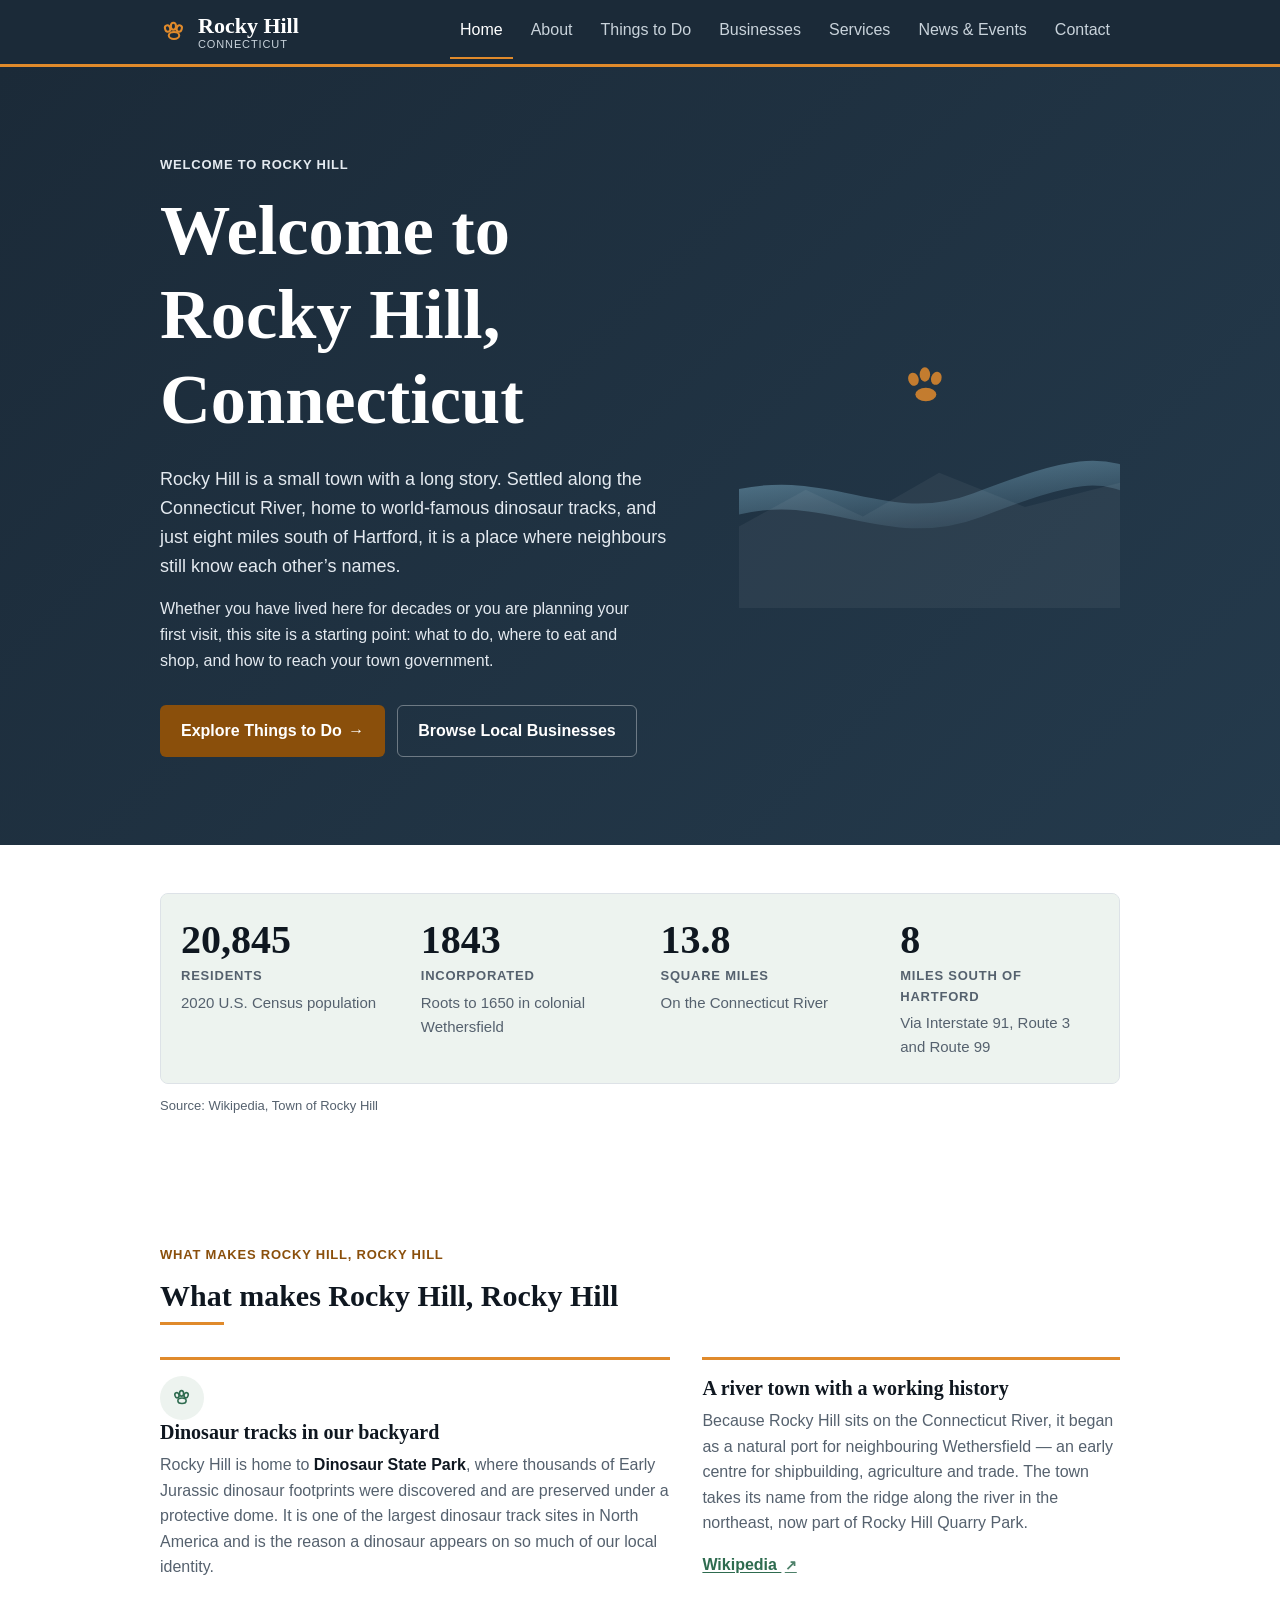
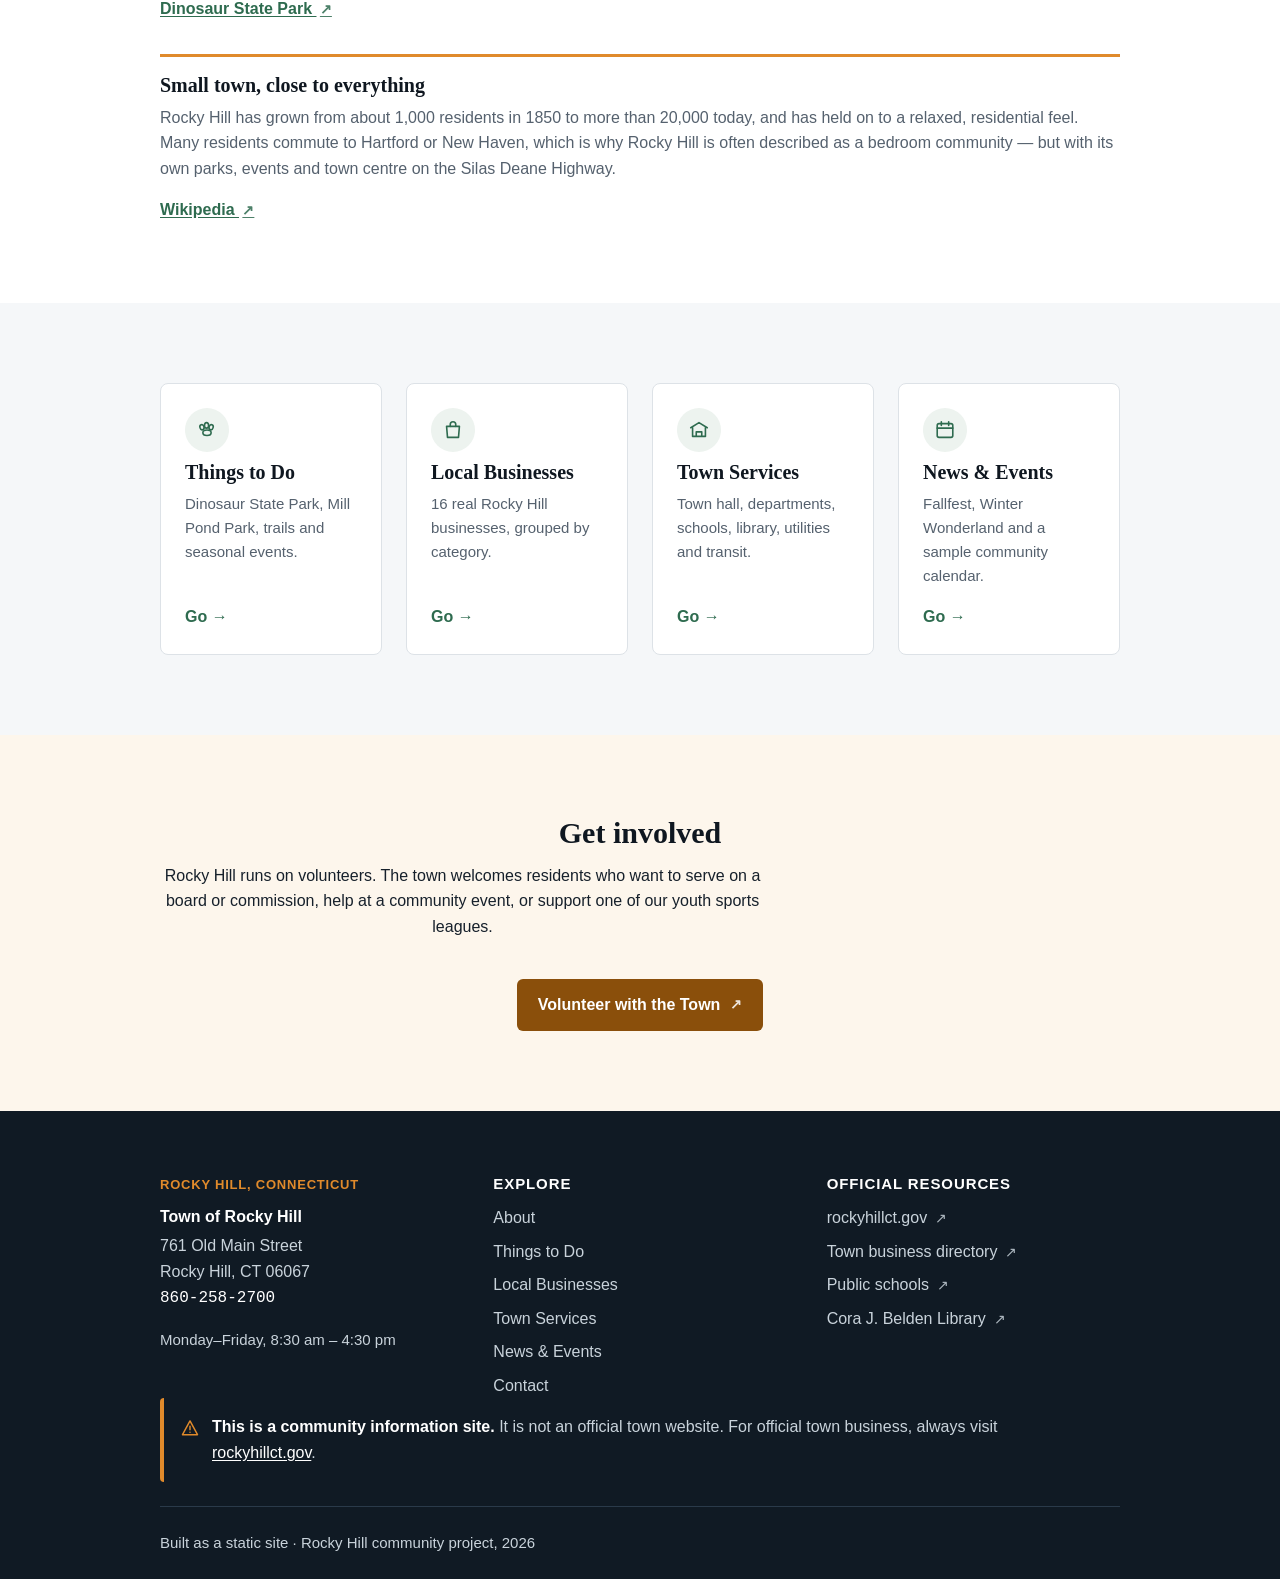
<file: index.html>
<!DOCTYPE html>
<html lang="en">
<head>
<meta charset="utf-8">
<meta name="viewport" content="width=device-width, initial-scale=1">
<title>Rocky Hill, Connecticut — Community, Parks &amp; Local Businesses</title>
<meta name="description" content="Welcome to Rocky Hill, CT — a Connecticut River town of 20,845 people. Find local parks, events, town services and a directory of Rocky Hill businesses.">
<link rel="canonical" href="https://springteasers.github.io/rocky-hill-community/index.html">
<meta name="theme-color" content="#1B2A38">

<meta property="og:type" content="website">
<meta property="og:site_name" content="Rocky Hill, Connecticut — Community Site">
<meta property="og:title" content="Rocky Hill, Connecticut — Community, Parks &amp; Local Businesses">
<meta property="og:description" content="Welcome to Rocky Hill, CT — a Connecticut River town of 20,845 people. Find local parks, events, town services and a directory of Rocky Hill businesses.">
<meta property="og:url" content="https://springteasers.github.io/rocky-hill-community/index.html">
<meta property="og:locale" content="en_US">
<meta name="twitter:card" content="summary">

<link rel="stylesheet" href="assets/styles.css">
<link rel="icon" href="favicon.svg" type="image/svg+xml">
<script src="assets/main.js" defer></script>
</head>
<body>

<a class="skip-link" href="#main">Skip to main content</a>

<header class="site-header">
  <div class="container header-inner">
    <a class="brand" href="index.html">
      <svg class="brand__mark" aria-hidden="true" focusable="false" width="28" height="28" viewBox="0 0 24 24" fill="none" stroke="currentColor" stroke-width="1.75" stroke-linecap="round" stroke-linejoin="round">
        <ellipse cx="12" cy="15" rx="4.5" ry="3"/>
        <ellipse cx="6.5" cy="9" rx="2.2" ry="2.8" transform="rotate(-18 6.5 9)"/>
        <ellipse cx="11.5" cy="7" rx="2.2" ry="3"/>
        <ellipse cx="16.5" cy="9" rx="2.2" ry="2.8" transform="rotate(18 16.5 9)"/>
      </svg>
      <span class="brand__text">
        <span class="brand__name">Rocky Hill</span>
        <span class="brand__sub">Connecticut</span>
      </span>
    </a>

    <button class="nav-toggle" aria-expanded="false" aria-controls="site-nav">
      <span class="sr-only">Menu</span>
      <svg class="icon-menu" aria-hidden="true" focusable="false" width="24" height="24" viewBox="0 0 24 24" fill="none" stroke="currentColor" stroke-width="1.75" stroke-linecap="round"><path d="M4 7h16M4 12h16M4 17h16"/></svg>
      <svg class="icon-close" aria-hidden="true" focusable="false" width="24" height="24" viewBox="0 0 24 24" fill="none" stroke="currentColor" stroke-width="1.75" stroke-linecap="round"><path d="M6 6l12 12M18 6L6 18"/></svg>
    </button>

    <nav id="site-nav" class="nav" aria-label="Main">
      <ul>
        <li><a href="index.html" aria-current="page">Home</a></li>
        <li><a href="about.html">About</a></li>
        <li><a href="things-to-do.html">Things to Do</a></li>
        <li><a href="businesses.html">Businesses</a></li>
        <li><a href="services.html">Services</a></li>
        <li><a href="news.html">News &amp; Events</a></li>
        <li><a href="contact.html">Contact</a></li>
      </ul>
    </nav>
  </div>
</header>

<main id="main">

  <section class="hero">
    <div class="container hero__grid">
      <div>
        <p class="hero__eyebrow">Welcome to Rocky Hill</p>
        <h1>Welcome to Rocky Hill, Connecticut</h1>
        <p class="hero__lead">Rocky Hill is a small town with a long story. Settled along the Connecticut River, home to world-famous dinosaur tracks, and just eight miles south of Hartford, it is a place where neighbours still know each other&rsquo;s names.</p>
        <p>Whether you have lived here for decades or you are planning your first visit, this site is a starting point: what to do, where to eat and shop, and how to reach your town government.</p>
        <div class="hero__actions">
          <a class="btn btn--primary" href="things-to-do.html">Explore Things to Do <span aria-hidden="true">&rarr;</span></a>
          <a class="btn btn--ghost" href="businesses.html">Browse Local Businesses</a>
        </div>
      </div>

      <svg class="hero__art" viewBox="0 0 400 320" aria-hidden="true" focusable="false">
        <defs>
          <linearGradient id="river" x1="0" y1="0" x2="1" y2="1">
            <stop offset="0" stop-color="#7FB2CB" stop-opacity=".55"/>
            <stop offset="1" stop-color="#7FB2CB" stop-opacity=".05"/>
          </linearGradient>
        </defs>
        <path d="M-20 214 C 90 178, 150 250, 250 212 S 380 168, 430 196" fill="none" stroke="url(#river)" stroke-width="26" stroke-linecap="round"/>
        <path d="M-10 240 L 70 196 L 130 224 L 210 178 L 300 214 L 410 186 L 410 320 L -10 320 Z" fill="#FFFFFF" fill-opacity=".05"/>
        <g fill="#E08A2B" fill-opacity=".85" transform="translate(196 96)">
          <ellipse cx="0" cy="0" rx="11" ry="7"/>
          <ellipse cx="-13" cy="-16" rx="5.5" ry="7" transform="rotate(-18 -13 -16)"/>
          <ellipse cx="-1" cy="-21" rx="5.5" ry="7.5"/>
          <ellipse cx="11" cy="-17" rx="5.5" ry="7" transform="rotate(18 11 -17)"/>
        </g>
      </svg>
    </div>
  </section>

  <section class="band band--tight" aria-labelledby="glance">
    <div class="container">
      <h2 id="glance" class="sr-only">Rocky Hill at a glance</h2>
      <ul class="facts">
        <li class="fact">
          <span class="fact__num display-nums">20,845</span>
          <span class="fact__label">Residents</span>
          <span class="fact__note">2020 U.S. Census population</span>
        </li>
        <li class="fact">
          <span class="fact__num display-nums">1843</span>
          <span class="fact__label">Incorporated</span>
          <span class="fact__note">Roots to 1650 in colonial Wethersfield</span>
        </li>
        <li class="fact">
          <span class="fact__num display-nums">13.8</span>
          <span class="fact__label">Square miles</span>
          <span class="fact__note">On the Connecticut River</span>
        </li>
        <li class="fact">
          <span class="fact__num display-nums">8</span>
          <span class="fact__label">Miles south of Hartford</span>
          <span class="fact__note">Via Interstate 91, Route 3 and Route 99</span>
        </li>
      </ul>
      <p class="facts__source">Source: Wikipedia, Town of Rocky Hill</p>
    </div>
  </section>

  <section class="band" aria-labelledby="what-makes">
    <div class="container">
      <div class="section-head">
        <p class="eyebrow">What makes Rocky Hill, Rocky Hill</p>
        <h2 id="what-makes">What makes Rocky Hill, Rocky Hill</h2>
        <hr class="rule">
      </div>

      <div class="story-band">
        <article class="story">
          <div class="medallion" aria-hidden="true">
            <svg viewBox="0 0 24 24" width="22" height="22" fill="none" stroke="currentColor" stroke-width="1.75" stroke-linecap="round" stroke-linejoin="round">
              <ellipse cx="12" cy="15" rx="4.5" ry="3"/>
              <ellipse cx="6.5" cy="9" rx="2.2" ry="2.8" transform="rotate(-18 6.5 9)"/>
              <ellipse cx="11.5" cy="7" rx="2.2" ry="3"/>
              <ellipse cx="16.5" cy="9" rx="2.2" ry="2.8" transform="rotate(18 16.5 9)"/>
            </svg>
          </div>
          <h3>Dinosaur tracks in our backyard</h3>
          <p>Rocky Hill is home to <strong>Dinosaur State Park</strong>, where thousands of Early Jurassic dinosaur footprints were discovered and are preserved under a protective dome. It is one of the largest dinosaur track sites in North America and is the reason a dinosaur appears on so much of our local identity.</p>
          <p><a class="textlink" href="https://portal.ct.gov/deep" target="_blank" rel="noopener">Dinosaur State Park <span class="ext" aria-hidden="true">&#8599;</span></a></p>
        </article>

        <article class="story">
          <h3>A river town with a working history</h3>
          <p>Because Rocky Hill sits on the Connecticut River, it began as a natural port for neighbouring Wethersfield — an early centre for shipbuilding, agriculture and trade. The town takes its name from the ridge along the river in the northeast, now part of Rocky Hill Quarry Park.</p>
          <p><a class="textlink" href="https://en.wikipedia.org/wiki/Rocky_Hill,_Connecticut" target="_blank" rel="noopener">Wikipedia <span class="ext" aria-hidden="true">&#8599;</span></a></p>
        </article>

        <article class="story story--wide">
          <h3>Small town, close to everything</h3>
          <p>Rocky Hill has grown from about 1,000 residents in 1850 to more than 20,000 today, and has held on to a relaxed, residential feel. Many residents commute to Hartford or New Haven, which is why Rocky Hill is often described as a bedroom community — but with its own parks, events and town centre on the Silas Deane Highway.</p>
          <p><a class="textlink" href="https://en.wikipedia.org/wiki/Rocky_Hill,_Connecticut" target="_blank" rel="noopener">Wikipedia <span class="ext" aria-hidden="true">&#8599;</span></a></p>
        </article>
      </div>
    </div>
  </section>

  <section class="band band--surface" aria-labelledby="quicklinks">
    <div class="container">
      <h2 id="quicklinks" class="sr-only">Explore this site</h2>
      <div class="quicklink-grid">

        <a class="quicklink" href="things-to-do.html">
          <div class="medallion" aria-hidden="true">
            <svg viewBox="0 0 24 24" width="22" height="22" fill="none" stroke="currentColor" stroke-width="1.75" stroke-linecap="round" stroke-linejoin="round">
              <ellipse cx="12" cy="15" rx="4.5" ry="3"/>
              <ellipse cx="6.5" cy="9" rx="2.2" ry="2.8" transform="rotate(-18 6.5 9)"/>
              <ellipse cx="11.5" cy="7" rx="2.2" ry="3"/>
              <ellipse cx="16.5" cy="9" rx="2.2" ry="2.8" transform="rotate(18 16.5 9)"/>
            </svg>
          </div>
          <h3>Things to Do</h3>
          <p>Dinosaur State Park, Mill Pond Park, trails and seasonal events.</p>
          <span class="quicklink__go">Go <span aria-hidden="true">&rarr;</span></span>
        </a>

        <a class="quicklink" href="businesses.html">
          <div class="medallion" aria-hidden="true">
            <svg viewBox="0 0 24 24" width="22" height="22" fill="none" stroke="currentColor" stroke-width="1.75" stroke-linecap="round" stroke-linejoin="round">
              <path d="M5 8h14l-1 12H6L5 8Z"/>
              <path d="M9 8V6a3 3 0 0 1 6 0v2"/>
            </svg>
          </div>
          <h3>Local Businesses</h3>
          <p>16 real Rocky Hill businesses, grouped by category.</p>
          <span class="quicklink__go">Go <span aria-hidden="true">&rarr;</span></span>
        </a>

        <a class="quicklink" href="services.html">
          <div class="medallion" aria-hidden="true">
            <svg viewBox="0 0 24 24" width="22" height="22" fill="none" stroke="currentColor" stroke-width="1.75" stroke-linecap="round" stroke-linejoin="round">
              <path d="M3 9.5 12 4l9 5.5"/>
              <path d="M5 9.5V19h14V9.5M9 19v-5h6v5"/>
            </svg>
          </div>
          <h3>Town Services</h3>
          <p>Town hall, departments, schools, library, utilities and transit.</p>
          <span class="quicklink__go">Go <span aria-hidden="true">&rarr;</span></span>
        </a>

        <a class="quicklink" href="news.html">
          <div class="medallion" aria-hidden="true">
            <svg viewBox="0 0 24 24" width="22" height="22" fill="none" stroke="currentColor" stroke-width="1.75" stroke-linecap="round" stroke-linejoin="round">
              <rect x="3.5" y="5" width="17" height="15" rx="2"/>
              <path d="M3.5 10h17M8 3v4M16 3v4"/>
            </svg>
          </div>
          <h3>News &amp; Events</h3>
          <p>Fallfest, Winter Wonderland and a sample community calendar.</p>
          <span class="quicklink__go">Go <span aria-hidden="true">&rarr;</span></span>
        </a>

      </div>
    </div>
  </section>

  <section class="band band--notice cta-band" aria-labelledby="get-involved">
    <div class="container">
      <h2 id="get-involved">Get involved</h2>
      <p>Rocky Hill runs on volunteers. The town welcomes residents who want to serve on a board or commission, help at a community event, or support one of our youth sports leagues.</p>
      <a class="btn btn--primary" href="https://www.rockyhillct.gov/533/Volunteer-for-the-Town-of-Rocky-Hill" target="_blank" rel="noopener">Volunteer with the Town <span class="ext" aria-hidden="true">&#8599;</span></a>
    </div>
  </section>

</main>

<footer class="site-footer">
  <div class="container footer-grid">
    <div>
      <p class="footer__eyebrow">Rocky Hill, Connecticut</p>
      <p class="footer__org">Town of Rocky Hill</p>
      <address>761 Old Main Street<br>Rocky Hill, CT&nbsp;06067</address>
      <p><a class="footer__tel" href="tel:+18602582700">860-258-2700</a></p>
      <p class="meta">Monday&ndash;Friday, 8:30&nbsp;am&nbsp;&ndash;&nbsp;4:30&nbsp;pm</p>
    </div>

    <nav aria-label="Site sections">
      <h2 class="footer__head">Explore</h2>
      <ul class="footer__links">
        <li><a href="about.html">About</a></li>
        <li><a href="things-to-do.html">Things to Do</a></li>
        <li><a href="businesses.html">Local Businesses</a></li>
        <li><a href="services.html">Town Services</a></li>
        <li><a href="news.html">News &amp; Events</a></li>
        <li><a href="contact.html">Contact</a></li>
      </ul>
    </nav>

    <div>
      <h2 class="footer__head">Official resources</h2>
      <ul class="footer__links">
        <li><a href="https://www.rockyhillct.gov/" target="_blank" rel="noopener">rockyhillct.gov <span class="ext" aria-hidden="true">&#8599;</span></a></li>
        <li><a href="https://www.rockyhillct.gov/562/Business-Directory" target="_blank" rel="noopener">Town business directory <span class="ext" aria-hidden="true">&#8599;</span></a></li>
        <li><a href="https://www.rockyhillps.com/" target="_blank" rel="noopener">Public schools <span class="ext" aria-hidden="true">&#8599;</span></a></li>
        <li><a href="https://rhctlibrary.org/" target="_blank" rel="noopener">Cora J. Belden Library <span class="ext" aria-hidden="true">&#8599;</span></a></li>
      </ul>
    </div>
  </div>

  <div class="container">
    <div class="notice notice--dark">
      <svg class="notice__icon" aria-hidden="true" focusable="false" width="20" height="20" viewBox="0 0 24 24" fill="none" stroke="currentColor" stroke-width="1.75" stroke-linecap="round" stroke-linejoin="round">
        <path d="M12 3.5 21 20H3l9-16.5Z"/>
        <path d="M12 10v4M12 17h.01"/>
      </svg>
      <div>
        <p><strong>This is a community information site.</strong> It is not an official town website. For official town business, always visit <a href="https://www.rockyhillct.gov/" target="_blank" rel="noopener">rockyhillct.gov</a>.</p>
      </div>
    </div>
    <p class="footer__fine">Built as a static site &middot; Rocky Hill community project, 2026</p>
  </div>
</footer>

</body>
</html>
</file>
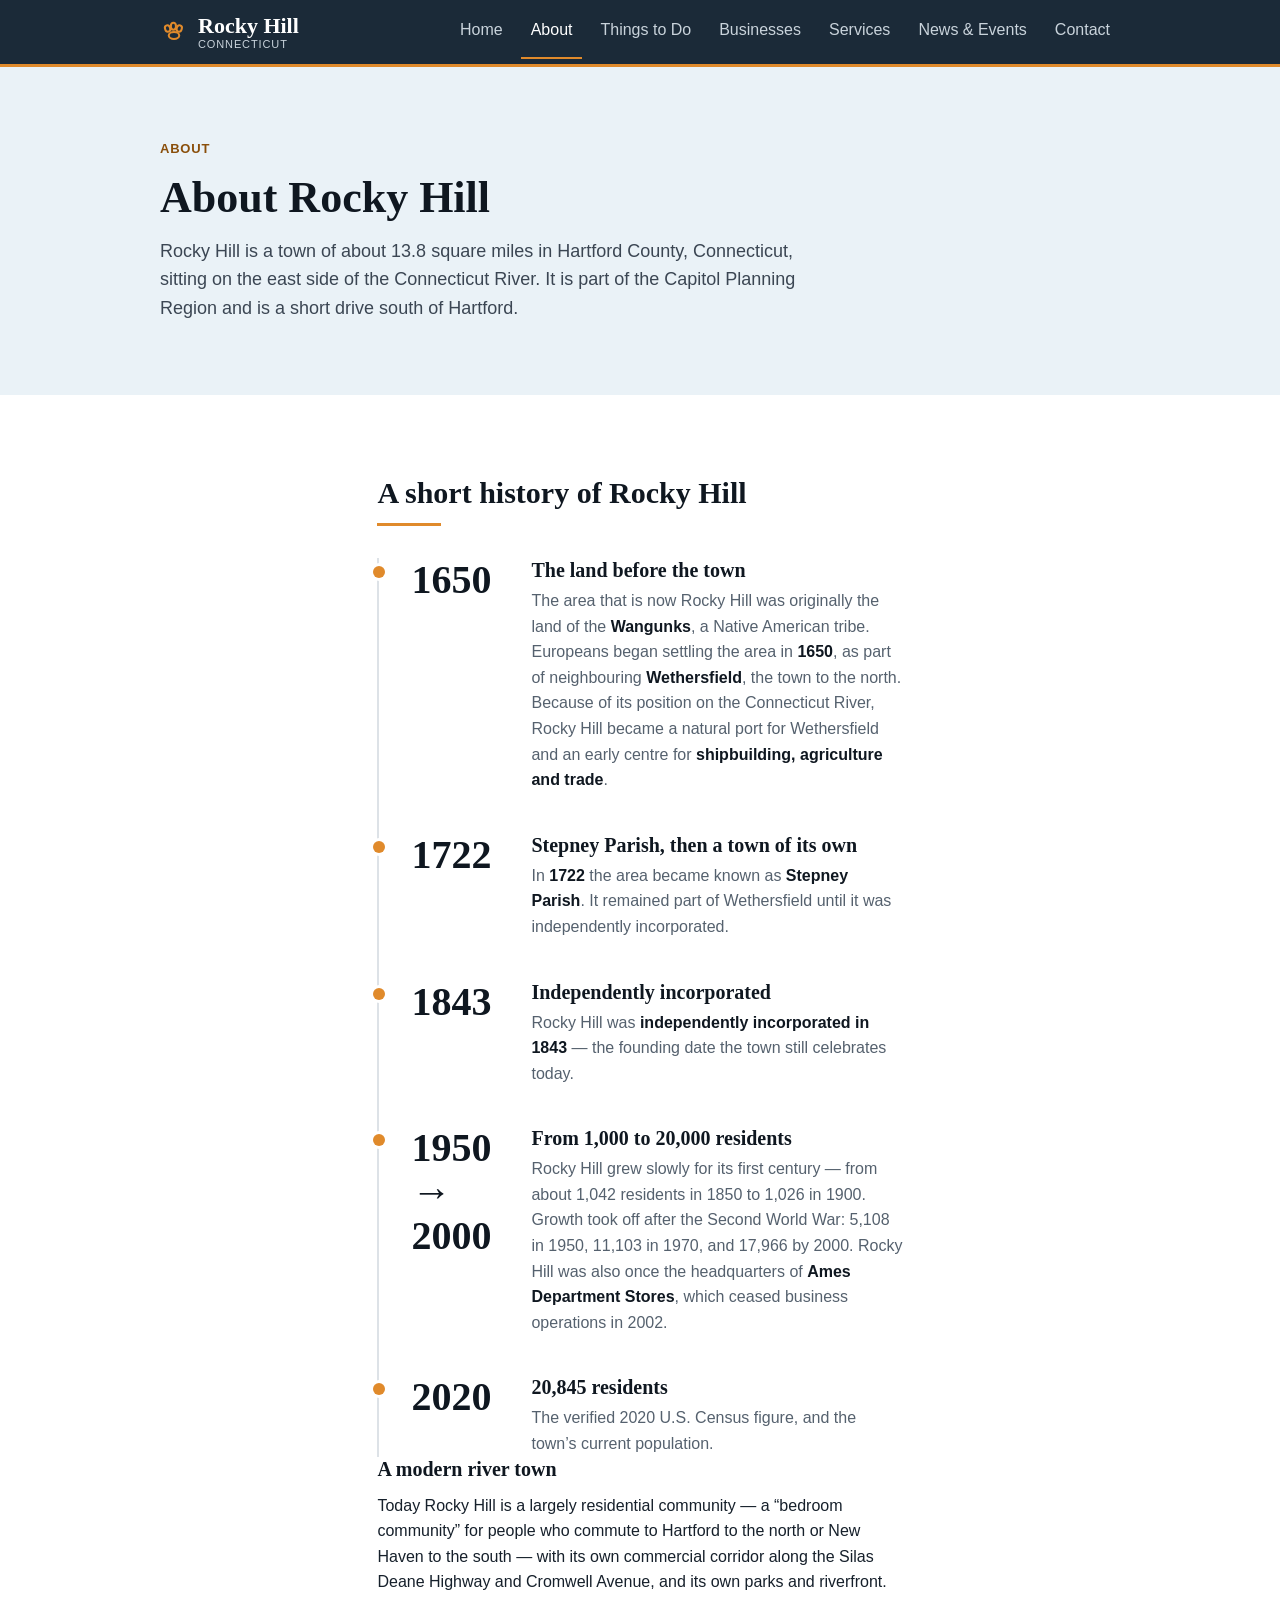
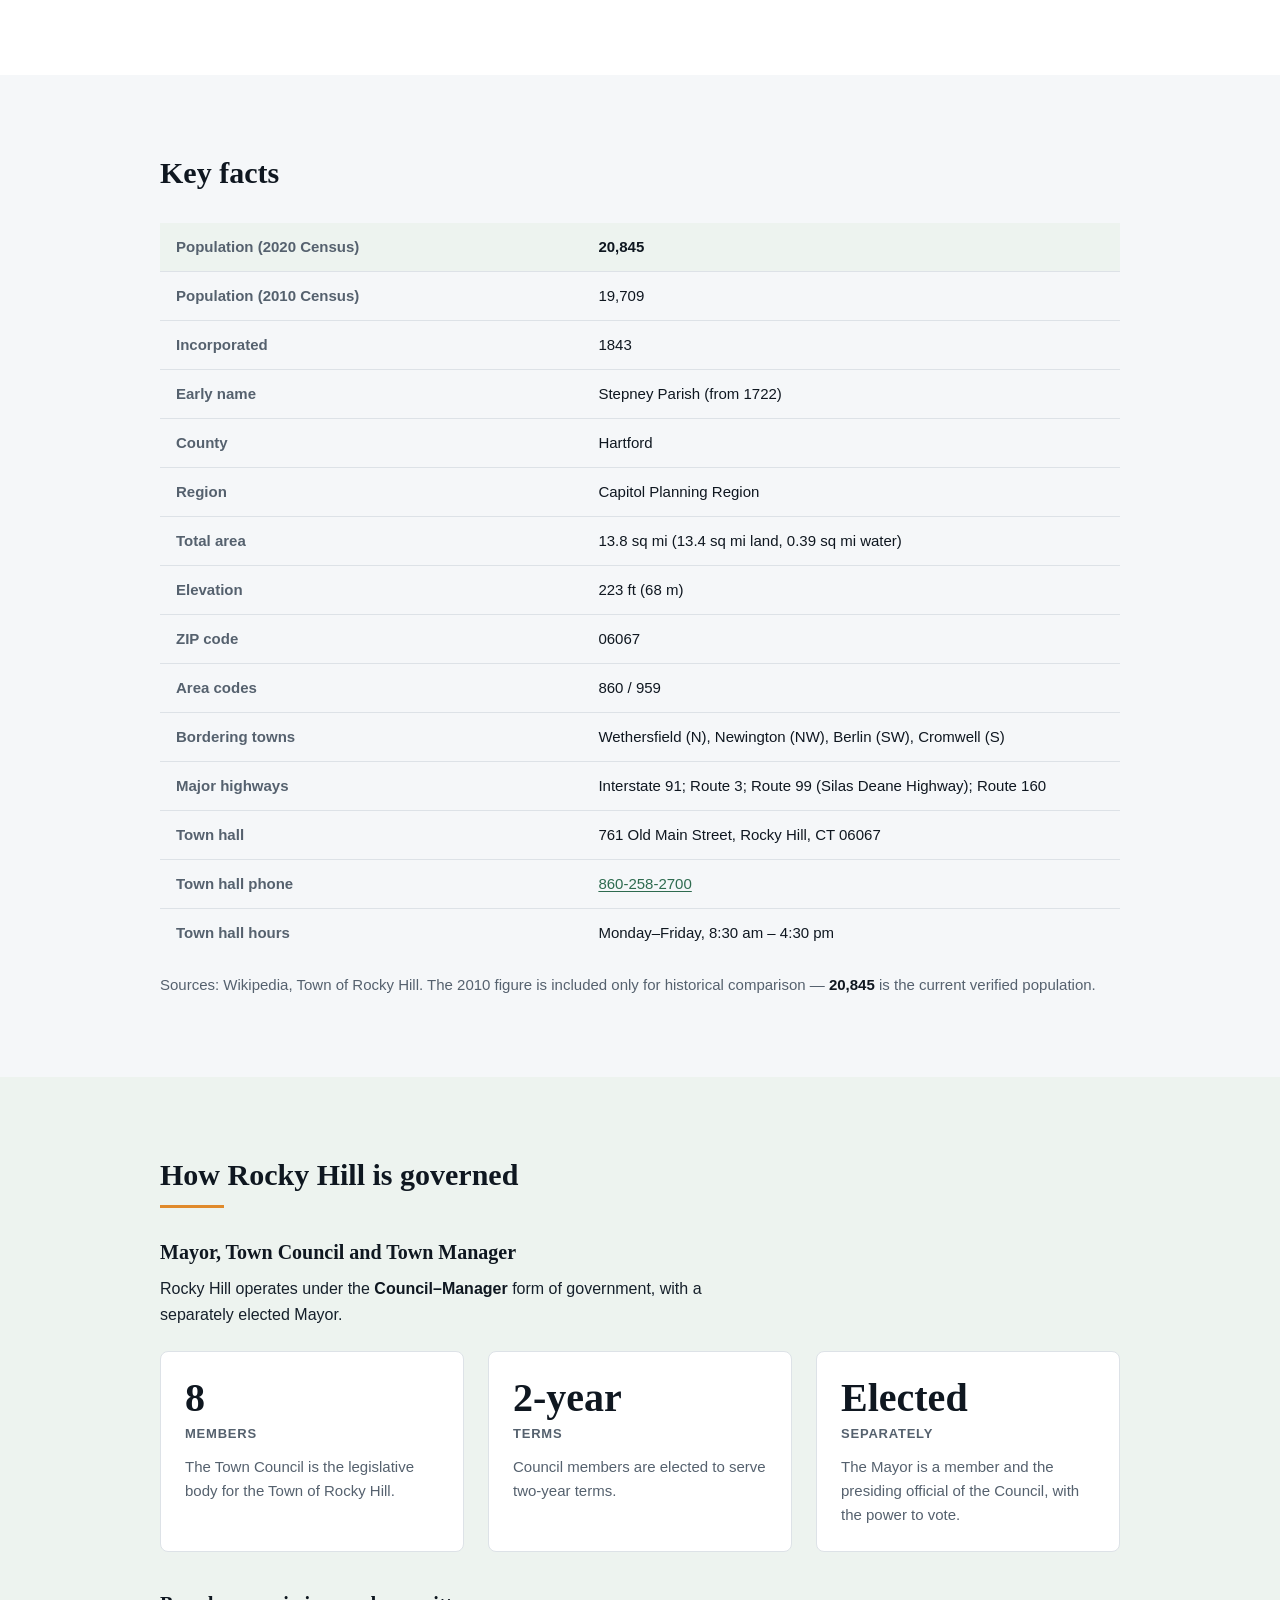
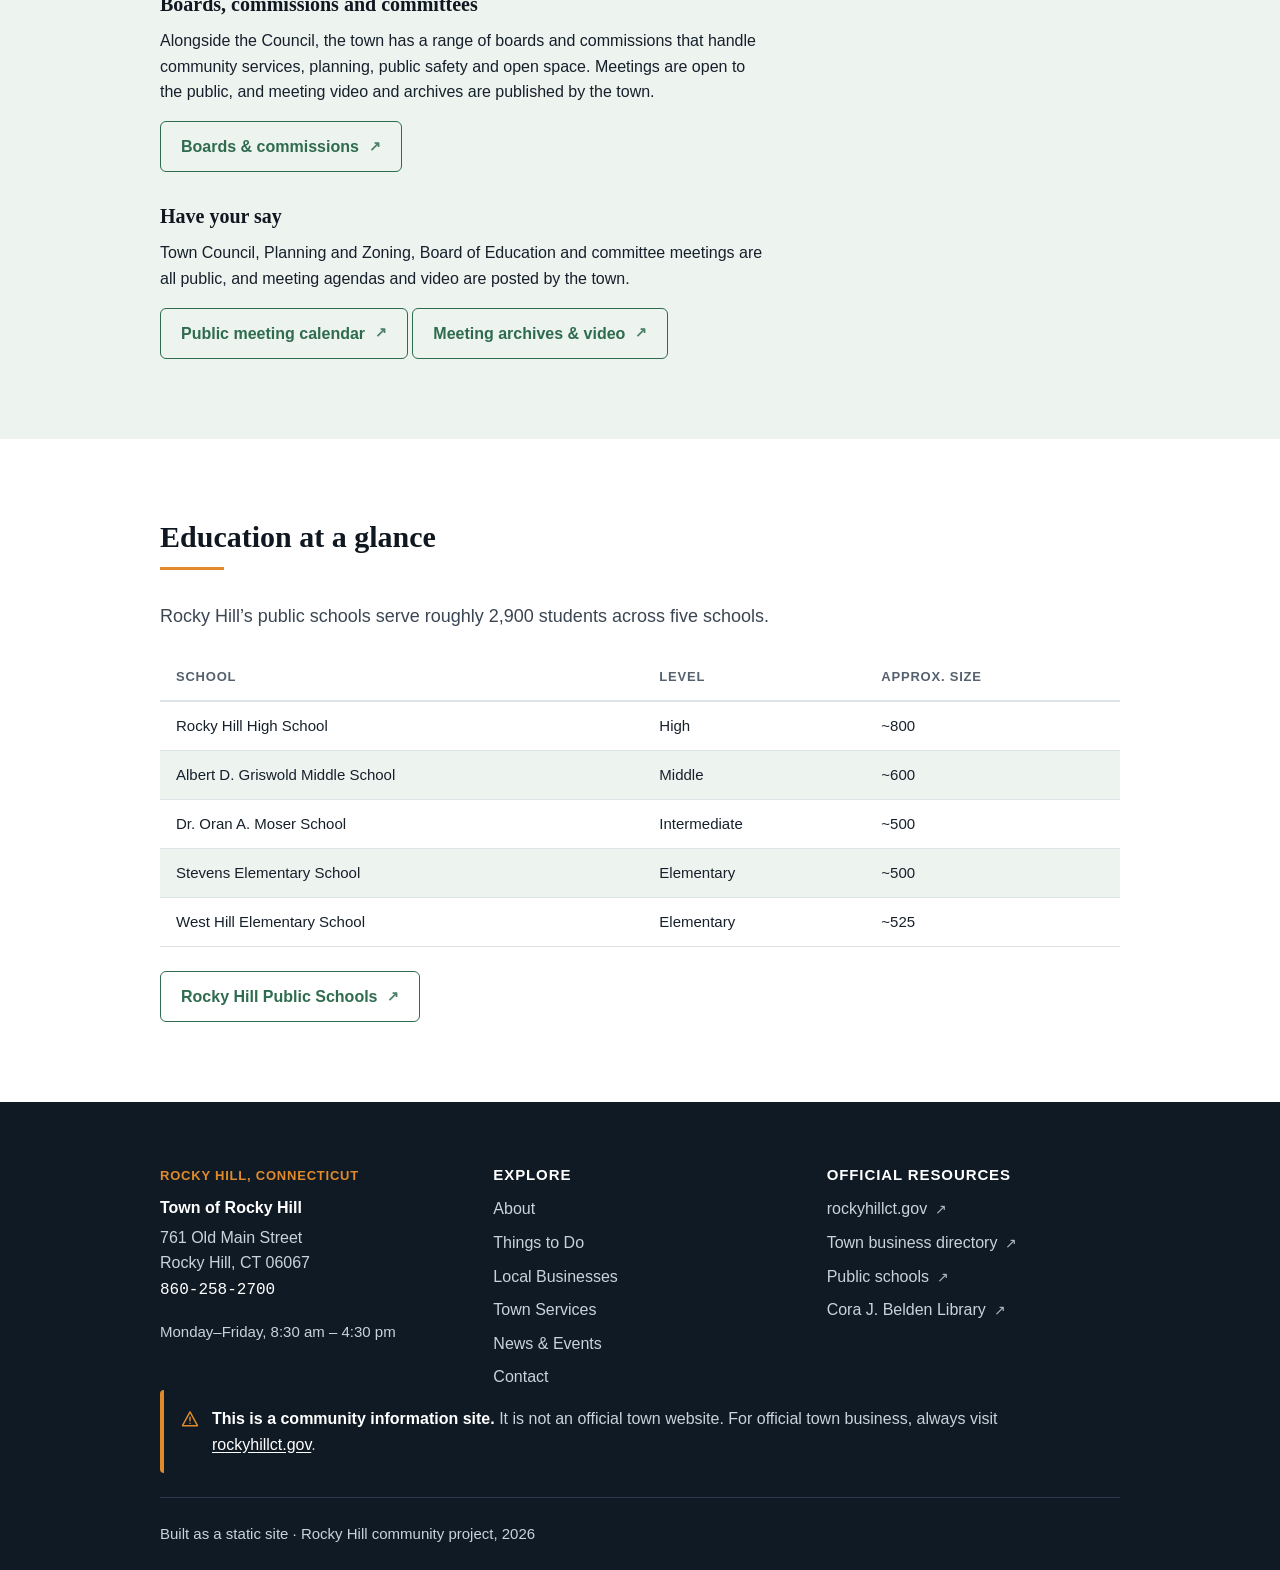
<file: about.html>
<!DOCTYPE html>
<html lang="en">
<head>
<meta charset="utf-8">
<meta name="viewport" content="width=device-width, initial-scale=1">
<title>About Rocky Hill, CT — History, Population &amp; Town Government</title>
<meta name="description" content="Learn about Rocky Hill, Connecticut: its history from Wangunk land to a 1843 town, its 2020 Census population of 20,845, and its Mayor–Council–Town Manager government.">
<link rel="canonical" href="https://springteasers.github.io/rocky-hill-community/about.html">
<meta name="theme-color" content="#1B2A38">

<meta property="og:type" content="website">
<meta property="og:site_name" content="Rocky Hill, Connecticut — Community Site">
<meta property="og:title" content="About Rocky Hill, CT — History, Population &amp; Town Government">
<meta property="og:description" content="Learn about Rocky Hill, Connecticut: its history from Wangunk land to a 1843 town, its 2020 Census population of 20,845, and its Mayor–Council–Town Manager government.">
<meta property="og:url" content="https://springteasers.github.io/rocky-hill-community/about.html">
<meta property="og:locale" content="en_US">
<meta name="twitter:card" content="summary">

<link rel="stylesheet" href="assets/styles.css">
<link rel="icon" href="favicon.svg" type="image/svg+xml">
<script src="assets/main.js" defer></script>
</head>
<body>

<a class="skip-link" href="#main">Skip to main content</a>

<header class="site-header">
  <div class="container header-inner">
    <a class="brand" href="index.html">
      <svg class="brand__mark" aria-hidden="true" focusable="false" width="28" height="28" viewBox="0 0 24 24" fill="none" stroke="currentColor" stroke-width="1.75" stroke-linecap="round" stroke-linejoin="round">
        <ellipse cx="12" cy="15" rx="4.5" ry="3"/>
        <ellipse cx="6.5" cy="9" rx="2.2" ry="2.8" transform="rotate(-18 6.5 9)"/>
        <ellipse cx="11.5" cy="7" rx="2.2" ry="3"/>
        <ellipse cx="16.5" cy="9" rx="2.2" ry="2.8" transform="rotate(18 16.5 9)"/>
      </svg>
      <span class="brand__text">
        <span class="brand__name">Rocky Hill</span>
        <span class="brand__sub">Connecticut</span>
      </span>
    </a>

    <button class="nav-toggle" aria-expanded="false" aria-controls="site-nav">
      <span class="sr-only">Menu</span>
      <svg class="icon-menu" aria-hidden="true" focusable="false" width="24" height="24" viewBox="0 0 24 24" fill="none" stroke="currentColor" stroke-width="1.75" stroke-linecap="round"><path d="M4 7h16M4 12h16M4 17h16"/></svg>
      <svg class="icon-close" aria-hidden="true" focusable="false" width="24" height="24" viewBox="0 0 24 24" fill="none" stroke="currentColor" stroke-width="1.75" stroke-linecap="round"><path d="M6 6l12 12M18 6L6 18"/></svg>
    </button>

    <nav id="site-nav" class="nav" aria-label="Main">
      <ul>
        <li><a href="index.html">Home</a></li>
        <li><a href="about.html" aria-current="page">About</a></li>
        <li><a href="things-to-do.html">Things to Do</a></li>
        <li><a href="businesses.html">Businesses</a></li>
        <li><a href="services.html">Services</a></li>
        <li><a href="news.html">News &amp; Events</a></li>
        <li><a href="contact.html">Contact</a></li>
      </ul>
    </nav>
  </div>
</header>

<main id="main">

  <section class="page-header">
    <div class="container">
      <p class="eyebrow">About</p>
      <h1>About Rocky Hill</h1>
      <p class="lead">Rocky Hill is a town of about 13.8 square miles in Hartford County, Connecticut, sitting on the east side of the Connecticut River. It is part of the Capitol Planning Region and is a short drive south of Hartford.</p>
    </div>
  </section>

  <section class="band" aria-labelledby="history">
    <div class="container container--prose">
      <h2 id="history">A short history of Rocky Hill</h2>
      <hr class="rule">

      <ol class="timeline">
        <li>
          <time datetime="1650">1650</time>
          <div>
            <h3>The land before the town</h3>
            <p>The area that is now Rocky Hill was originally the land of the <strong>Wangunks</strong>, a Native American tribe. Europeans began settling the area in <strong>1650</strong>, as part of neighbouring <strong>Wethersfield</strong>, the town to the north. Because of its position on the Connecticut River, Rocky Hill became a natural port for Wethersfield and an early centre for <strong>shipbuilding, agriculture and trade</strong>.</p>
          </div>
        </li>
        <li>
          <time datetime="1722">1722</time>
          <div>
            <h3>Stepney Parish, then a town of its own</h3>
            <p>In <strong>1722</strong> the area became known as <strong>Stepney Parish</strong>. It remained part of Wethersfield until it was independently incorporated.</p>
          </div>
        </li>
        <li>
          <time datetime="1843">1843</time>
          <div>
            <h3>Independently incorporated</h3>
            <p>Rocky Hill was <strong>independently incorporated in 1843</strong> — the founding date the town still celebrates today.</p>
          </div>
        </li>
        <li>
          <time datetime="1950">1950 &rarr; 2000</time>
          <div>
            <h3>From 1,000 to 20,000 residents</h3>
            <p>Rocky Hill grew slowly for its first century — from about 1,042 residents in 1850 to 1,026 in 1900. Growth took off after the Second World War: 5,108 in 1950, 11,103 in 1970, and 17,966 by 2000. Rocky Hill was also once the headquarters of <strong>Ames Department Stores</strong>, which ceased business operations in 2002.</p>
          </div>
        </li>
        <li>
          <time datetime="2020">2020</time>
          <div>
            <h3>20,845 residents</h3>
            <p>The verified 2020 U.S. Census figure, and the town&rsquo;s current population.</p>
          </div>
        </li>
      </ol>

      <h3>A modern river town</h3>
      <p>Today Rocky Hill is a largely residential community — a &ldquo;bedroom community&rdquo; for people who commute to Hartford to the north or New Haven to the south — with its own commercial corridor along the Silas Deane Highway and Cromwell Avenue, and its own parks and riverfront.</p>
    </div>
  </section>

  <section class="band band--surface" aria-labelledby="key-facts">
    <div class="container">
      <div class="section-head">
        <h2 id="key-facts">Key facts</h2>
      </div>
      <table class="table--kv">
        <caption class="sr-only">Key facts about Rocky Hill, Connecticut</caption>
        <tbody>
          <tr class="row--highlight"><th scope="row">Population (2020 Census)</th><td class="tabular">20,845</td></tr>
          <tr><th scope="row">Population (2010 Census)</th><td class="tabular">19,709</td></tr>
          <tr><th scope="row">Incorporated</th><td>1843</td></tr>
          <tr><th scope="row">Early name</th><td>Stepney Parish (from 1722)</td></tr>
          <tr><th scope="row">County</th><td>Hartford</td></tr>
          <tr><th scope="row">Region</th><td>Capitol Planning Region</td></tr>
          <tr><th scope="row">Total area</th><td>13.8 sq mi (13.4 sq mi land, 0.39 sq mi water)</td></tr>
          <tr><th scope="row">Elevation</th><td>223 ft (68 m)</td></tr>
          <tr><th scope="row">ZIP code</th><td>06067</td></tr>
          <tr><th scope="row">Area codes</th><td>860 / 959</td></tr>
          <tr><th scope="row">Bordering towns</th><td>Wethersfield (N), Newington (NW), Berlin (SW), Cromwell (S)</td></tr>
          <tr><th scope="row">Major highways</th><td>Interstate 91; Route 3; Route 99 (Silas Deane Highway); Route 160</td></tr>
          <tr><th scope="row">Town hall</th><td>761 Old Main Street, Rocky Hill, CT&nbsp;06067</td></tr>
          <tr><th scope="row">Town hall phone</th><td><a href="tel:+18602582700">860-258-2700</a></td></tr>
          <tr><th scope="row">Town hall hours</th><td>Monday&ndash;Friday, 8:30&nbsp;am&nbsp;&ndash;&nbsp;4:30&nbsp;pm</td></tr>
        </tbody>
      </table>
      <p class="meta" style="margin-top:1rem">Sources: Wikipedia, Town of Rocky Hill. The 2010 figure is included only for historical comparison — <strong>20,845</strong> is the current verified population.</p>
    </div>
  </section>

  <section class="band band--fresh" aria-labelledby="government">
    <div class="container">
      <h2 id="government">How Rocky Hill is governed</h2>
      <hr class="rule">

      <div class="prose">
        <h3>Mayor, Town Council and Town Manager</h3>
        <p>Rocky Hill operates under the <strong>Council&ndash;Manager</strong> form of government, with a separately elected Mayor.</p>
      </div>

      <div class="stat-grid" style="margin-top:1.5rem">
        <div class="stat-card">
          <span class="stat-card__figure display-nums">8</span>
          <span class="stat-card__label">Members</span>
          <p>The Town Council is the legislative body for the Town of Rocky Hill.</p>
        </div>
        <div class="stat-card">
          <span class="stat-card__figure display-nums">2-year</span>
          <span class="stat-card__label">Terms</span>
          <p>Council members are elected to serve two-year terms.</p>
        </div>
        <div class="stat-card">
          <span class="stat-card__figure display-nums">Elected</span>
          <span class="stat-card__label">Separately</span>
          <p>The Mayor is a member and the presiding official of the Council, with the power to vote.</p>
        </div>
      </div>

      <div class="prose" style="margin-top:2.5rem">
        <h3>Boards, commissions and committees</h3>
        <p>Alongside the Council, the town has a range of boards and commissions that handle community services, planning, public safety and open space. Meetings are open to the public, and meeting video and archives are published by the town.</p>
        <p><a class="btn btn--outline" href="https://www.rockyhillct.gov/230/Boards-Commissions" target="_blank" rel="noopener">Boards &amp; commissions <span class="ext" aria-hidden="true">&#8599;</span></a></p>

        <h3>Have your say</h3>
        <p>Town Council, Planning and Zoning, Board of Education and committee meetings are all public, and meeting agendas and video are posted by the town.</p>
        <p>
          <a class="btn btn--outline" href="https://www.rockyhillct.gov/calendar.aspx?CID=23" target="_blank" rel="noopener">Public meeting calendar <span class="ext" aria-hidden="true">&#8599;</span></a>
          <a class="btn btn--outline" href="https://www.rockyhillct.gov/248/Channel-16---Government-Access-Channel-L" target="_blank" rel="noopener">Meeting archives &amp; video <span class="ext" aria-hidden="true">&#8599;</span></a>
        </p>
      </div>
    </div>
  </section>

  <section class="band" aria-labelledby="education">
    <div class="container">
      <h2 id="education">Education at a glance</h2>
      <hr class="rule">
      <p class="lead" style="margin-bottom:1.5rem">Rocky Hill&rsquo;s public schools serve roughly 2,900 students across five schools.</p>

      <table class="table table-stack">
        <caption class="sr-only">Rocky Hill public schools, level and approximate student numbers</caption>
        <thead>
          <tr><th scope="col">School</th><th scope="col">Level</th><th scope="col">Approx. size</th></tr>
        </thead>
        <tbody>
          <tr><td data-label="School">Rocky Hill High School</td><td data-label="Level">High</td><td data-label="Approx. size">~800</td></tr>
          <tr><td data-label="School">Albert D. Griswold Middle School</td><td data-label="Level">Middle</td><td data-label="Approx. size">~600</td></tr>
          <tr><td data-label="School">Dr. Oran A. Moser School</td><td data-label="Level">Intermediate</td><td data-label="Approx. size">~500</td></tr>
          <tr><td data-label="School">Stevens Elementary School</td><td data-label="Level">Elementary</td><td data-label="Approx. size">~500</td></tr>
          <tr><td data-label="School">West Hill Elementary School</td><td data-label="Level">Elementary</td><td data-label="Approx. size">~525</td></tr>
        </tbody>
      </table>

      <p style="margin-top:1.5rem"><a class="btn btn--outline" href="https://www.rockyhillps.com/" target="_blank" rel="noopener">Rocky Hill Public Schools <span class="ext" aria-hidden="true">&#8599;</span></a></p>
    </div>
  </section>

</main>

<footer class="site-footer">
  <div class="container footer-grid">
    <div>
      <p class="footer__eyebrow">Rocky Hill, Connecticut</p>
      <p class="footer__org">Town of Rocky Hill</p>
      <address>761 Old Main Street<br>Rocky Hill, CT&nbsp;06067</address>
      <p><a class="footer__tel" href="tel:+18602582700">860-258-2700</a></p>
      <p class="meta">Monday&ndash;Friday, 8:30&nbsp;am&nbsp;&ndash;&nbsp;4:30&nbsp;pm</p>
    </div>

    <nav aria-label="Site sections">
      <h2 class="footer__head">Explore</h2>
      <ul class="footer__links">
        <li><a href="about.html">About</a></li>
        <li><a href="things-to-do.html">Things to Do</a></li>
        <li><a href="businesses.html">Local Businesses</a></li>
        <li><a href="services.html">Town Services</a></li>
        <li><a href="news.html">News &amp; Events</a></li>
        <li><a href="contact.html">Contact</a></li>
      </ul>
    </nav>

    <div>
      <h2 class="footer__head">Official resources</h2>
      <ul class="footer__links">
        <li><a href="https://www.rockyhillct.gov/" target="_blank" rel="noopener">rockyhillct.gov <span class="ext" aria-hidden="true">&#8599;</span></a></li>
        <li><a href="https://www.rockyhillct.gov/562/Business-Directory" target="_blank" rel="noopener">Town business directory <span class="ext" aria-hidden="true">&#8599;</span></a></li>
        <li><a href="https://www.rockyhillps.com/" target="_blank" rel="noopener">Public schools <span class="ext" aria-hidden="true">&#8599;</span></a></li>
        <li><a href="https://rhctlibrary.org/" target="_blank" rel="noopener">Cora J. Belden Library <span class="ext" aria-hidden="true">&#8599;</span></a></li>
      </ul>
    </div>
  </div>

  <div class="container">
    <div class="notice notice--dark">
      <svg class="notice__icon" aria-hidden="true" focusable="false" width="20" height="20" viewBox="0 0 24 24" fill="none" stroke="currentColor" stroke-width="1.75" stroke-linecap="round" stroke-linejoin="round">
        <path d="M12 3.5 21 20H3l9-16.5Z"/>
        <path d="M12 10v4M12 17h.01"/>
      </svg>
      <div>
        <p><strong>This is a community information site.</strong> It is not an official town website. For official town business, always visit <a href="https://www.rockyhillct.gov/" target="_blank" rel="noopener">rockyhillct.gov</a>.</p>
      </div>
    </div>
    <p class="footer__fine">Built as a static site &middot; Rocky Hill community project, 2026</p>
  </div>
</footer>

</body>
</html>
</file>
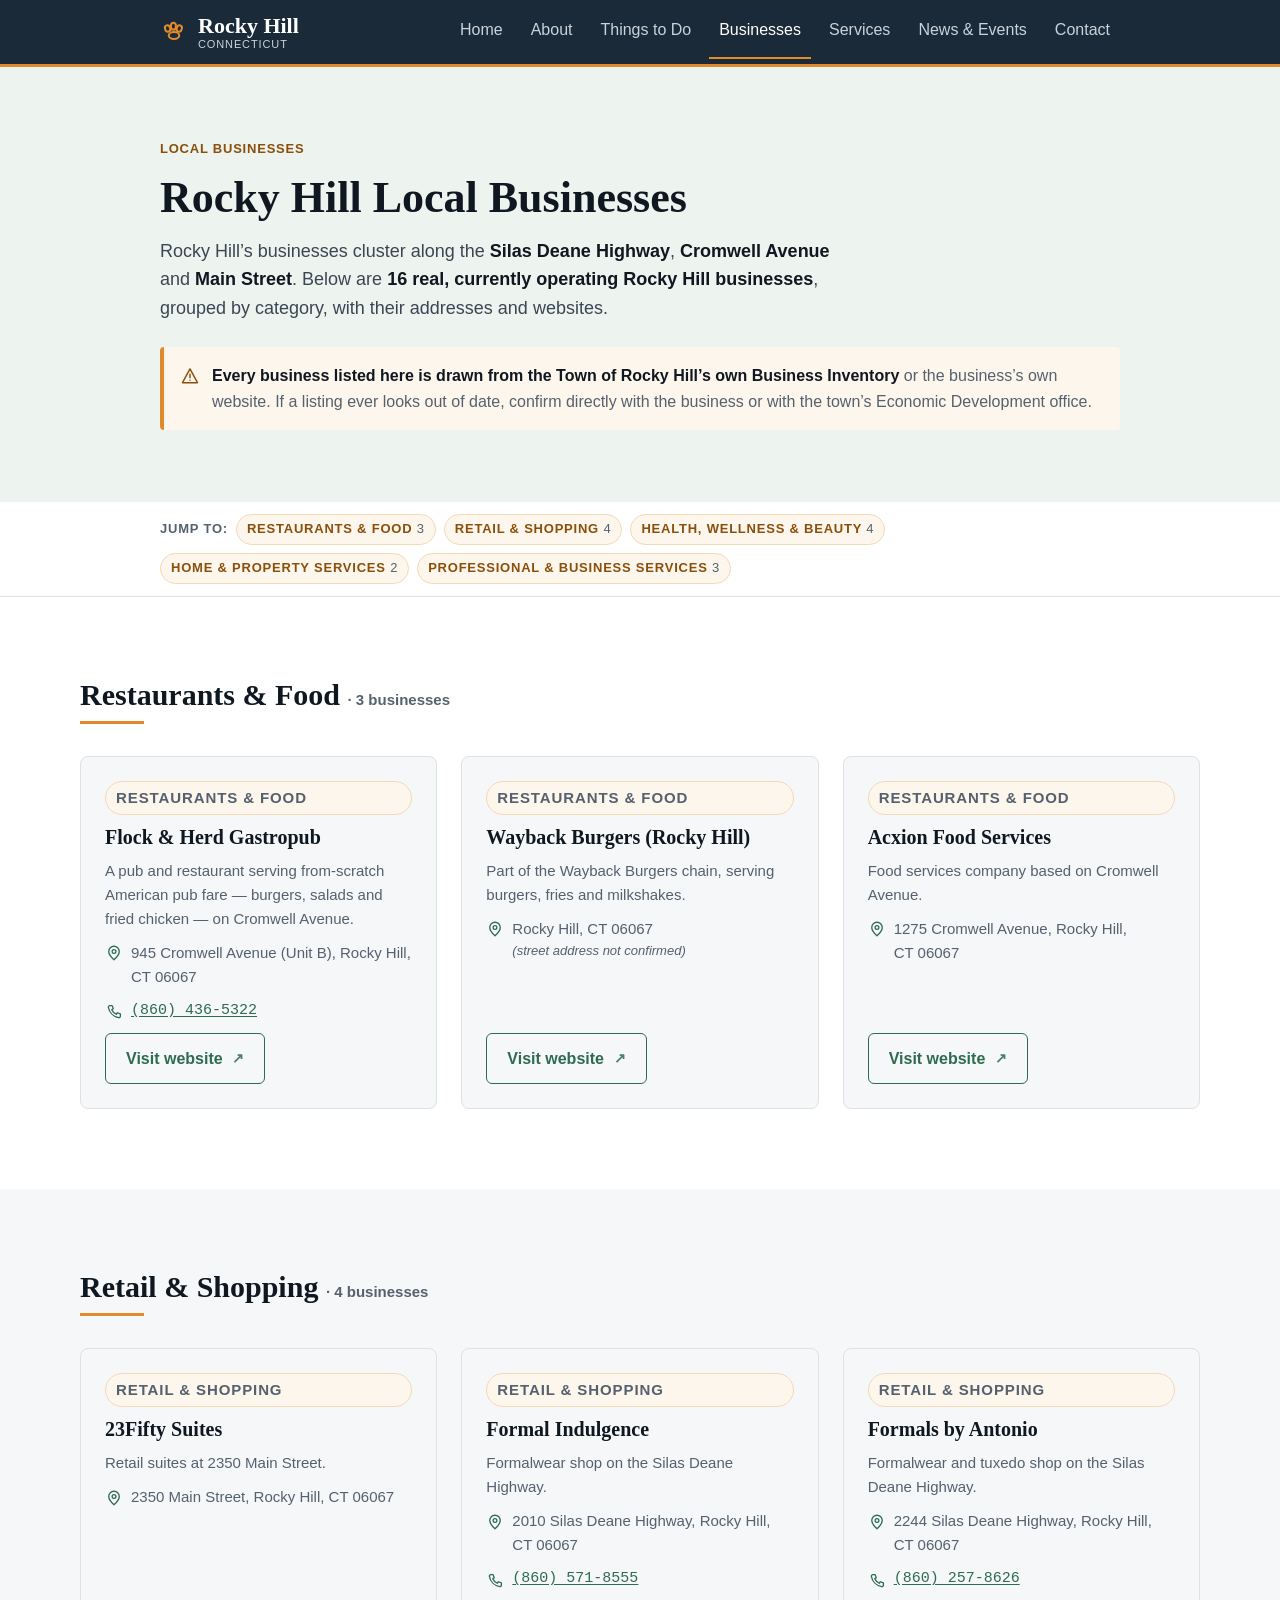
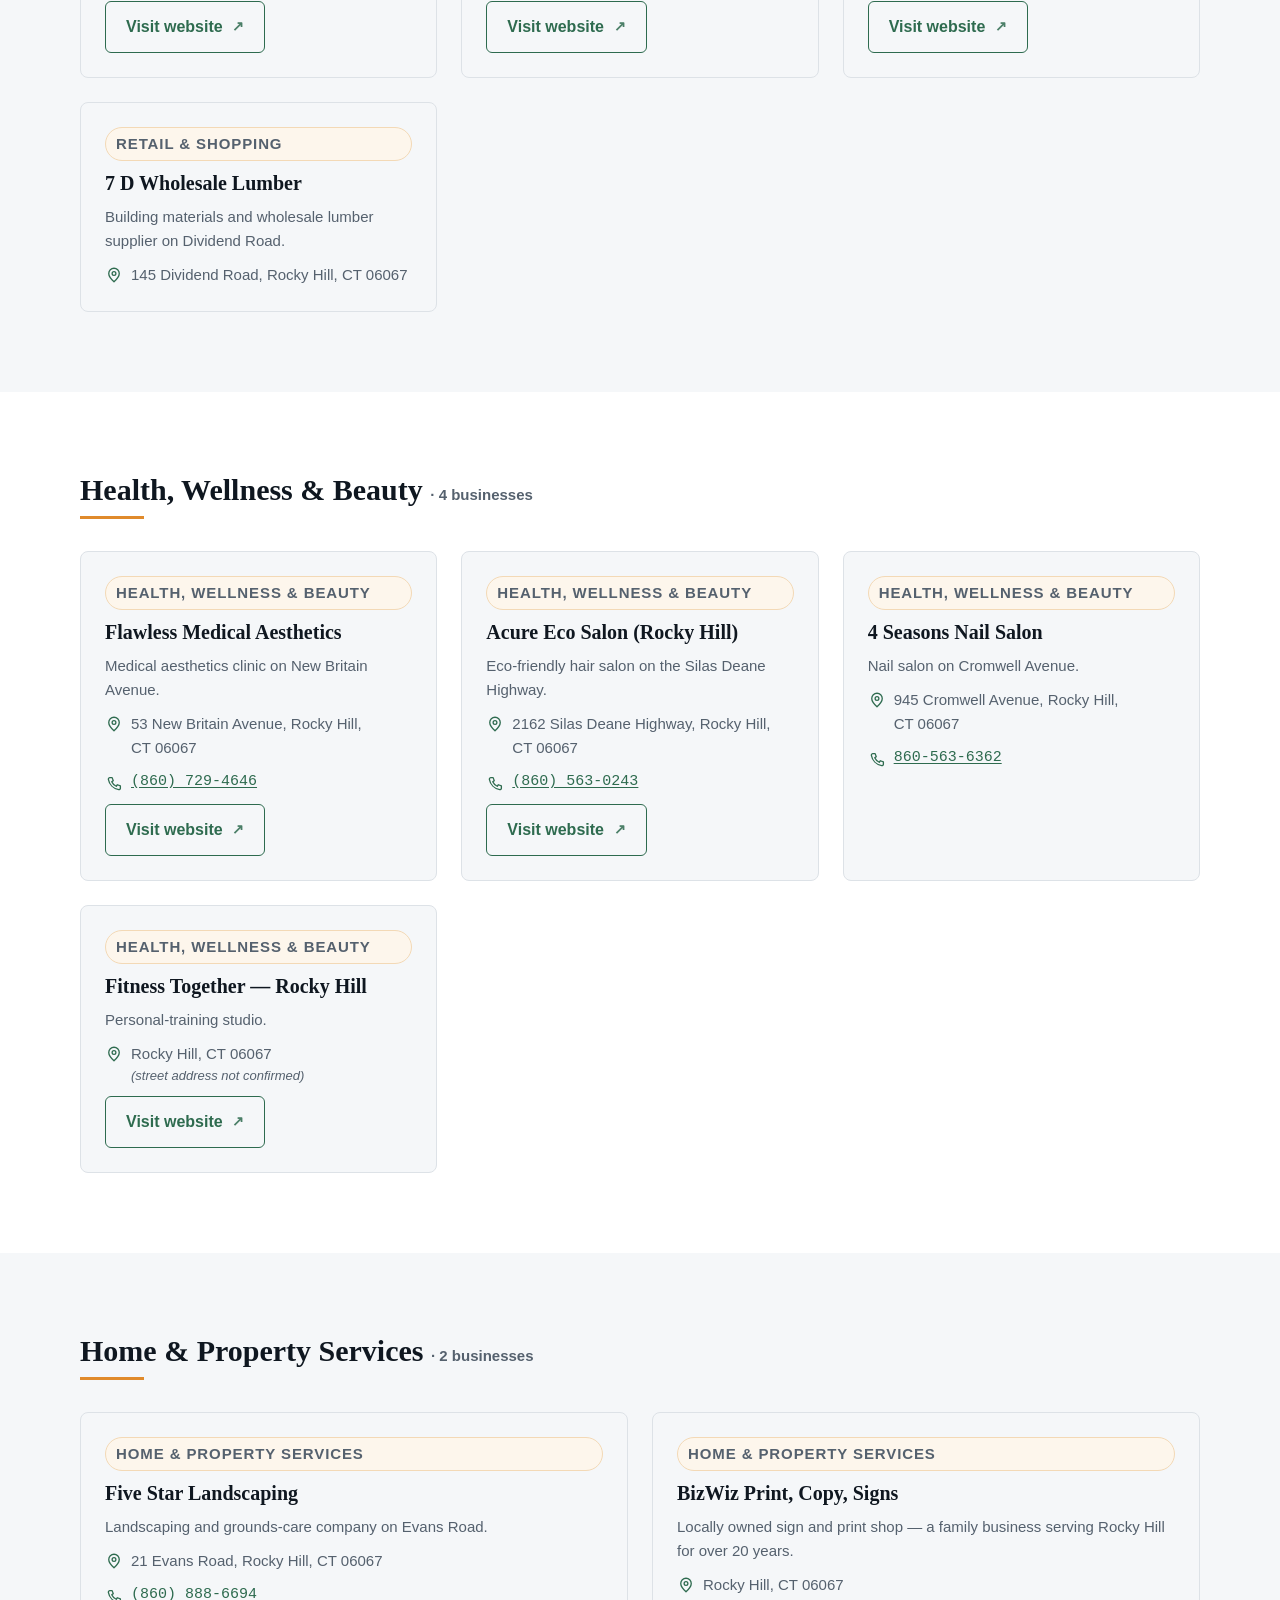
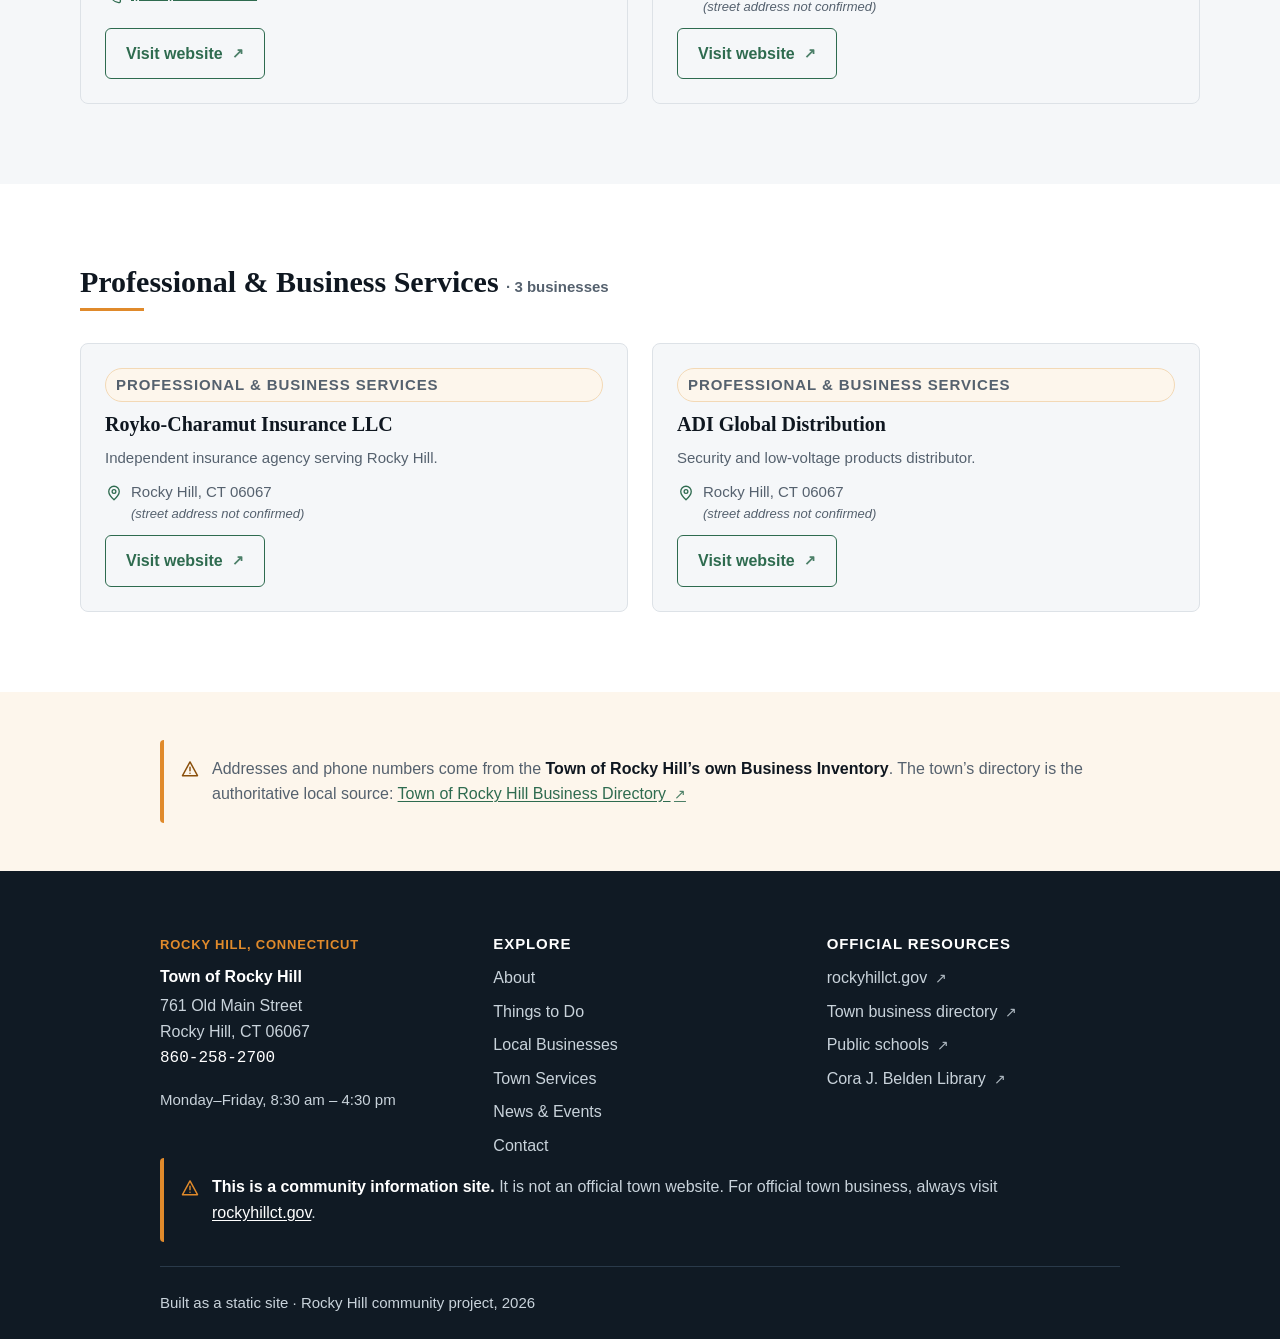
<file: businesses.html>
<!DOCTYPE html>
<html lang="en">
<head>
<meta charset="utf-8">
<meta name="viewport" content="width=device-width, initial-scale=1">
<title>Rocky Hill, CT Local Business Directory — Shops, Restaurants &amp; Services</title>
<meta name="description" content="A directory of 16 real Rocky Hill, CT businesses — restaurants, retail, health &amp; wellness, home and professional services — with addresses and websites.">
<link rel="canonical" href="https://springteasers.github.io/rocky-hill-community/businesses.html">
<meta name="theme-color" content="#1B2A38">

<meta property="og:type" content="website">
<meta property="og:site_name" content="Rocky Hill, Connecticut — Community Site">
<meta property="og:title" content="Rocky Hill, CT Local Business Directory — Shops, Restaurants &amp; Services">
<meta property="og:description" content="A directory of 16 real Rocky Hill, CT businesses — restaurants, retail, health &amp; wellness, home and professional services — with addresses and websites.">
<meta property="og:url" content="https://springteasers.github.io/rocky-hill-community/businesses.html">
<meta property="og:locale" content="en_US">
<meta name="twitter:card" content="summary">

<link rel="stylesheet" href="assets/styles.css">
<link rel="icon" href="favicon.svg" type="image/svg+xml">
<script src="assets/main.js" defer></script>
</head>
<body>

<a class="skip-link" href="#main">Skip to main content</a>

<header class="site-header">
  <div class="container header-inner">
    <a class="brand" href="index.html">
      <svg class="brand__mark" aria-hidden="true" focusable="false" width="28" height="28" viewBox="0 0 24 24" fill="none" stroke="currentColor" stroke-width="1.75" stroke-linecap="round" stroke-linejoin="round">
        <ellipse cx="12" cy="15" rx="4.5" ry="3"/>
        <ellipse cx="6.5" cy="9" rx="2.2" ry="2.8" transform="rotate(-18 6.5 9)"/>
        <ellipse cx="11.5" cy="7" rx="2.2" ry="3"/>
        <ellipse cx="16.5" cy="9" rx="2.2" ry="2.8" transform="rotate(18 16.5 9)"/>
      </svg>
      <span class="brand__text">
        <span class="brand__name">Rocky Hill</span>
        <span class="brand__sub">Connecticut</span>
      </span>
    </a>

    <button class="nav-toggle" aria-expanded="false" aria-controls="site-nav">
      <span class="sr-only">Menu</span>
      <svg class="icon-menu" aria-hidden="true" focusable="false" width="24" height="24" viewBox="0 0 24 24" fill="none" stroke="currentColor" stroke-width="1.75" stroke-linecap="round"><path d="M4 7h16M4 12h16M4 17h16"/></svg>
      <svg class="icon-close" aria-hidden="true" focusable="false" width="24" height="24" viewBox="0 0 24 24" fill="none" stroke="currentColor" stroke-width="1.75" stroke-linecap="round"><path d="M6 6l12 12M18 6L6 18"/></svg>
    </button>

    <nav id="site-nav" class="nav" aria-label="Main">
      <ul>
        <li><a href="index.html">Home</a></li>
        <li><a href="about.html">About</a></li>
        <li><a href="things-to-do.html">Things to Do</a></li>
        <li><a href="businesses.html" aria-current="page">Businesses</a></li>
        <li><a href="services.html">Services</a></li>
        <li><a href="news.html">News &amp; Events</a></li>
        <li><a href="contact.html">Contact</a></li>
      </ul>
    </nav>
  </div>
</header>

<main id="main">

  <section class="page-header" style="background:var(--bg-fresh)">
    <div class="container">
      <p class="eyebrow">Local Businesses</p>
      <h1>Rocky Hill Local Businesses</h1>
      <p class="lead">Rocky Hill&rsquo;s businesses cluster along the <strong>Silas Deane Highway</strong>, <strong>Cromwell Avenue</strong> and <strong>Main Street</strong>. Below are <strong>16 real, currently operating Rocky Hill businesses</strong>, grouped by category, with their addresses and websites.</p>

      <div class="notice" style="margin-top:1.5rem">
        <svg class="notice__icon" aria-hidden="true" focusable="false" width="20" height="20" viewBox="0 0 24 24" fill="none" stroke="currentColor" stroke-width="1.75" stroke-linecap="round" stroke-linejoin="round">
          <path d="M12 3.5 21 20H3l9-16.5Z"/><path d="M12 10v4M12 17h.01"/>
        </svg>
        <div>
          <p><strong>Every business listed here is drawn from the Town of Rocky Hill&rsquo;s own Business Inventory</strong> or the business&rsquo;s own website. If a listing ever looks out of date, confirm directly with the business or with the town&rsquo;s Economic Development office.</p>
        </div>
      </div>
    </div>
  </section>

  <nav class="jumpbar" aria-label="Business categories">
    <div class="container jumpbar__inner">
      <span class="jumpbar__label">Jump to:</span>
      <a class="chip chip-link" href="#restaurants">Restaurants &amp; Food <span class="chip__count">3</span></a>
      <a class="chip chip-link" href="#retail">Retail &amp; Shopping <span class="chip__count">4</span></a>
      <a class="chip chip-link" href="#health">Health, Wellness &amp; Beauty <span class="chip__count">4</span></a>
      <a class="chip chip-link" href="#home-services">Home &amp; Property Services <span class="chip__count">2</span></a>
      <a class="chip chip-link" href="#professional">Professional &amp; Business Services <span class="chip__count">3</span></a>
    </div>
  </nav>

  <!-- ============ RESTAURANTS & FOOD ============ -->
  <section class="band anchor" id="restaurants" aria-labelledby="restaurants-h">
    <div class="container container--wide">
      <div class="section-head">
        <h2 id="restaurants-h">Restaurants &amp; Food <span class="meta" style="font-family:var(--font-body)">&middot; 3 businesses</span></h2>
        <hr class="rule">
      </div>

      <div class="biz-grid">
        <article class="biz-card">
          <p class="chip">Restaurants &amp; Food</p>
          <h3>Flock &amp; Herd Gastropub</h3>
          <p>A pub and restaurant serving from-scratch American pub fare — burgers, salads and fried chicken — on Cromwell Avenue.</p>
          <address class="biz-card__address">
            <svg class="icon" aria-hidden="true" focusable="false" width="18" height="18" viewBox="0 0 24 24" fill="none" stroke="currentColor" stroke-width="1.75" stroke-linecap="round" stroke-linejoin="round"><path d="M12 21s7-6.2 7-11a7 7 0 1 0-14 0c0 4.8 7 11 7 11Z"/><circle cx="12" cy="10" r="2.5"/></svg>
            <span>945 Cromwell Avenue (Unit B), Rocky Hill, CT&nbsp;06067</span>
          </address>
          <p class="biz-card__phone">
            <svg class="icon" aria-hidden="true" focusable="false" width="18" height="18" viewBox="0 0 24 24" fill="none" stroke="currentColor" stroke-width="1.75" stroke-linecap="round" stroke-linejoin="round"><path d="M6.5 3.5h3l1.5 4-2 1.5a12 12 0 0 0 6 6l1.5-2 4 1.5v3a2 2 0 0 1-2.2 2A17 17 0 0 1 4.5 5.7 2 2 0 0 1 6.5 3.5Z"/></svg>
            <a href="tel:+18604365322">(860) 436-5322</a>
          </p>
          <a class="btn btn--outline" href="https://flockandherdgastropub.com/" target="_blank" rel="noopener">Visit website <span class="ext" aria-hidden="true">&#8599;</span></a>
        </article>

        <article class="biz-card">
          <p class="chip">Restaurants &amp; Food</p>
          <h3>Wayback Burgers (Rocky Hill)</h3>
          <p>Part of the Wayback Burgers chain, serving burgers, fries and milkshakes.</p>
          <address class="biz-card__address">
            <svg class="icon" aria-hidden="true" focusable="false" width="18" height="18" viewBox="0 0 24 24" fill="none" stroke="currentColor" stroke-width="1.75" stroke-linecap="round" stroke-linejoin="round"><path d="M12 21s7-6.2 7-11a7 7 0 1 0-14 0c0 4.8 7 11 7 11Z"/><circle cx="12" cy="10" r="2.5"/></svg>
            <span>Rocky Hill, CT&nbsp;06067
              <span class="biz-card__unknown">(street address not confirmed)</span>
            </span>
          </address>
          <a class="btn btn--outline" href="https://www.waybackburgers.com/" target="_blank" rel="noopener">Visit website <span class="ext" aria-hidden="true">&#8599;</span></a>
        </article>

        <article class="biz-card">
          <p class="chip">Restaurants &amp; Food</p>
          <h3>Acxion Food Services</h3>
          <p>Food services company based on Cromwell Avenue.</p>
          <address class="biz-card__address">
            <svg class="icon" aria-hidden="true" focusable="false" width="18" height="18" viewBox="0 0 24 24" fill="none" stroke="currentColor" stroke-width="1.75" stroke-linecap="round" stroke-linejoin="round"><path d="M12 21s7-6.2 7-11a7 7 0 1 0-14 0c0 4.8 7 11 7 11Z"/><circle cx="12" cy="10" r="2.5"/></svg>
            <span>1275 Cromwell Avenue, Rocky Hill, CT&nbsp;06067</span>
          </address>
          <a class="btn btn--outline" href="https://www.acxion.com/" target="_blank" rel="noopener">Visit website <span class="ext" aria-hidden="true">&#8599;</span></a>
        </article>
      </div>
    </div>
  </section>

  <!-- ============ RETAIL & SHOPPING ============ -->
  <section class="band band--surface anchor" id="retail" aria-labelledby="retail-h">
    <div class="container container--wide">
      <div class="section-head">
        <h2 id="retail-h">Retail &amp; Shopping <span class="meta" style="font-family:var(--font-body)">&middot; 4 businesses</span></h2>
        <hr class="rule">
      </div>

      <div class="biz-grid">
        <article class="biz-card">
          <p class="chip">Retail &amp; Shopping</p>
          <h3>23Fifty Suites</h3>
          <p>Retail suites at 2350 Main Street.</p>
          <address class="biz-card__address">
            <svg class="icon" aria-hidden="true" focusable="false" width="18" height="18" viewBox="0 0 24 24" fill="none" stroke="currentColor" stroke-width="1.75" stroke-linecap="round" stroke-linejoin="round"><path d="M12 21s7-6.2 7-11a7 7 0 1 0-14 0c0 4.8 7 11 7 11Z"/><circle cx="12" cy="10" r="2.5"/></svg>
            <span>2350 Main Street, Rocky Hill, CT&nbsp;06067</span>
          </address>
          <a class="btn btn--outline" href="https://www.23fiftysuites.com/" target="_blank" rel="noopener">Visit website <span class="ext" aria-hidden="true">&#8599;</span></a>
        </article>

        <article class="biz-card">
          <p class="chip">Retail &amp; Shopping</p>
          <h3>Formal Indulgence</h3>
          <p>Formalwear shop on the Silas Deane Highway.</p>
          <address class="biz-card__address">
            <svg class="icon" aria-hidden="true" focusable="false" width="18" height="18" viewBox="0 0 24 24" fill="none" stroke="currentColor" stroke-width="1.75" stroke-linecap="round" stroke-linejoin="round"><path d="M12 21s7-6.2 7-11a7 7 0 1 0-14 0c0 4.8 7 11 7 11Z"/><circle cx="12" cy="10" r="2.5"/></svg>
            <span>2010 Silas Deane Highway, Rocky Hill, CT&nbsp;06067</span>
          </address>
          <p class="biz-card__phone">
            <svg class="icon" aria-hidden="true" focusable="false" width="18" height="18" viewBox="0 0 24 24" fill="none" stroke="currentColor" stroke-width="1.75" stroke-linecap="round" stroke-linejoin="round"><path d="M6.5 3.5h3l1.5 4-2 1.5a12 12 0 0 0 6 6l1.5-2 4 1.5v3a2 2 0 0 1-2.2 2A17 17 0 0 1 4.5 5.7 2 2 0 0 1 6.5 3.5Z"/></svg>
            <a href="tel:+18605718555">(860) 571-8555</a>
          </p>
          <a class="btn btn--outline" href="https://www.formalindulgencect.com/" target="_blank" rel="noopener">Visit website <span class="ext" aria-hidden="true">&#8599;</span></a>
        </article>

        <article class="biz-card">
          <p class="chip">Retail &amp; Shopping</p>
          <h3>Formals by Antonio</h3>
          <p>Formalwear and tuxedo shop on the Silas Deane Highway.</p>
          <address class="biz-card__address">
            <svg class="icon" aria-hidden="true" focusable="false" width="18" height="18" viewBox="0 0 24 24" fill="none" stroke="currentColor" stroke-width="1.75" stroke-linecap="round" stroke-linejoin="round"><path d="M12 21s7-6.2 7-11a7 7 0 1 0-14 0c0 4.8 7 11 7 11Z"/><circle cx="12" cy="10" r="2.5"/></svg>
            <span>2244 Silas Deane Highway, Rocky Hill, CT&nbsp;06067</span>
          </address>
          <p class="biz-card__phone">
            <svg class="icon" aria-hidden="true" focusable="false" width="18" height="18" viewBox="0 0 24 24" fill="none" stroke="currentColor" stroke-width="1.75" stroke-linecap="round" stroke-linejoin="round"><path d="M6.5 3.5h3l1.5 4-2 1.5a12 12 0 0 0 6 6l1.5-2 4 1.5v3a2 2 0 0 1-2.2 2A17 17 0 0 1 4.5 5.7 2 2 0 0 1 6.5 3.5Z"/></svg>
            <a href="tel:+18602578626">(860) 257-8626</a>
          </p>
          <a class="btn btn--outline" href="https://www.formalsbyantonio.com/" target="_blank" rel="noopener">Visit website <span class="ext" aria-hidden="true">&#8599;</span></a>
        </article>

        <article class="biz-card biz-card--static">
          <p class="chip">Retail &amp; Shopping</p>
          <h3>7 D Wholesale Lumber</h3>
          <p>Building materials and wholesale lumber supplier on Dividend Road.</p>
          <address class="biz-card__address">
            <svg class="icon" aria-hidden="true" focusable="false" width="18" height="18" viewBox="0 0 24 24" fill="none" stroke="currentColor" stroke-width="1.75" stroke-linecap="round" stroke-linejoin="round"><path d="M12 21s7-6.2 7-11a7 7 0 1 0-14 0c0 4.8 7 11 7 11Z"/><circle cx="12" cy="10" r="2.5"/></svg>
            <span>145 Dividend Road, Rocky Hill, CT&nbsp;06067</span>
          </address>
        </article>
      </div>
    </div>
  </section>

  <!-- ============ HEALTH, WELLNESS & BEAUTY ============ -->
  <section class="band anchor" id="health" aria-labelledby="health-h">
    <div class="container container--wide">
      <div class="section-head">
        <h2 id="health-h">Health, Wellness &amp; Beauty <span class="meta" style="font-family:var(--font-body)">&middot; 4 businesses</span></h2>
        <hr class="rule">
      </div>

      <div class="biz-grid">
        <article class="biz-card">
          <p class="chip">Health, Wellness &amp; Beauty</p>
          <h3>Flawless Medical Aesthetics</h3>
          <p>Medical aesthetics clinic on New Britain Avenue.</p>
          <address class="biz-card__address">
            <svg class="icon" aria-hidden="true" focusable="false" width="18" height="18" viewBox="0 0 24 24" fill="none" stroke="currentColor" stroke-width="1.75" stroke-linecap="round" stroke-linejoin="round"><path d="M12 21s7-6.2 7-11a7 7 0 1 0-14 0c0 4.8 7 11 7 11Z"/><circle cx="12" cy="10" r="2.5"/></svg>
            <span>53 New Britain Avenue, Rocky Hill, CT&nbsp;06067</span>
          </address>
          <p class="biz-card__phone">
            <svg class="icon" aria-hidden="true" focusable="false" width="18" height="18" viewBox="0 0 24 24" fill="none" stroke="currentColor" stroke-width="1.75" stroke-linecap="round" stroke-linejoin="round"><path d="M6.5 3.5h3l1.5 4-2 1.5a12 12 0 0 0 6 6l1.5-2 4 1.5v3a2 2 0 0 1-2.2 2A17 17 0 0 1 4.5 5.7 2 2 0 0 1 6.5 3.5Z"/></svg>
            <a href="tel:+18607294646">(860) 729-4646</a>
          </p>
          <a class="btn btn--outline" href="https://www.flawlessmedicalaesthetics.info/" target="_blank" rel="noopener">Visit website <span class="ext" aria-hidden="true">&#8599;</span></a>
        </article>

        <article class="biz-card">
          <p class="chip">Health, Wellness &amp; Beauty</p>
          <h3>Acure Eco Salon (Rocky Hill)</h3>
          <p>Eco-friendly hair salon on the Silas Deane Highway.</p>
          <address class="biz-card__address">
            <svg class="icon" aria-hidden="true" focusable="false" width="18" height="18" viewBox="0 0 24 24" fill="none" stroke="currentColor" stroke-width="1.75" stroke-linecap="round" stroke-linejoin="round"><path d="M12 21s7-6.2 7-11a7 7 0 1 0-14 0c0 4.8 7 11 7 11Z"/><circle cx="12" cy="10" r="2.5"/></svg>
            <span>2162 Silas Deane Highway, Rocky Hill, CT&nbsp;06067</span>
          </address>
          <p class="biz-card__phone">
            <svg class="icon" aria-hidden="true" focusable="false" width="18" height="18" viewBox="0 0 24 24" fill="none" stroke="currentColor" stroke-width="1.75" stroke-linecap="round" stroke-linejoin="round"><path d="M6.5 3.5h3l1.5 4-2 1.5a12 12 0 0 0 6 6l1.5-2 4 1.5v3a2 2 0 0 1-2.2 2A17 17 0 0 1 4.5 5.7 2 2 0 0 1 6.5 3.5Z"/></svg>
            <a href="tel:+18605630243">(860) 563-0243</a>
          </p>
          <a class="btn btn--outline" href="https://www.acureecosalon.com/rocky-hill" target="_blank" rel="noopener">Visit website <span class="ext" aria-hidden="true">&#8599;</span></a>
        </article>

        <article class="biz-card">
          <p class="chip">Health, Wellness &amp; Beauty</p>
          <h3>4 Seasons Nail Salon</h3>
          <p>Nail salon on Cromwell Avenue.</p>
          <address class="biz-card__address">
            <svg class="icon" aria-hidden="true" focusable="false" width="18" height="18" viewBox="0 0 24 24" fill="none" stroke="currentColor" stroke-width="1.75" stroke-linecap="round" stroke-linejoin="round"><path d="M12 21s7-6.2 7-11a7 7 0 1 0-14 0c0 4.8 7 11 7 11Z"/><circle cx="12" cy="10" r="2.5"/></svg>
            <span>945 Cromwell Avenue, Rocky Hill, CT&nbsp;06067</span>
          </address>
          <p class="biz-card__phone">
            <svg class="icon" aria-hidden="true" focusable="false" width="18" height="18" viewBox="0 0 24 24" fill="none" stroke="currentColor" stroke-width="1.75" stroke-linecap="round" stroke-linejoin="round"><path d="M6.5 3.5h3l1.5 4-2 1.5a12 12 0 0 0 6 6l1.5-2 4 1.5v3a2 2 0 0 1-2.2 2A17 17 0 0 1 4.5 5.7 2 2 0 0 1 6.5 3.5Z"/></svg>
            <a href="tel:+18605636362">860-563-6362</a>
          </p>
        </article>

        <article class="biz-card">
          <p class="chip">Health, Wellness &amp; Beauty</p>
          <h3>Fitness Together &mdash; Rocky Hill</h3>
          <p>Personal-training studio.</p>
          <address class="biz-card__address">
            <svg class="icon" aria-hidden="true" focusable="false" width="18" height="18" viewBox="0 0 24 24" fill="none" stroke="currentColor" stroke-width="1.75" stroke-linecap="round" stroke-linejoin="round"><path d="M12 21s7-6.2 7-11a7 7 0 1 0-14 0c0 4.8 7 11 7 11Z"/><circle cx="12" cy="10" r="2.5"/></svg>
            <span>Rocky Hill, CT&nbsp;06067
              <span class="biz-card__unknown">(street address not confirmed)</span>
            </span>
          </address>
          <a class="btn btn--outline" href="https://www.fitnesstogether.com/rockyhill" target="_blank" rel="noopener">Visit website <span class="ext" aria-hidden="true">&#8599;</span></a>
        </article>
      </div>
    </div>
  </section>

  <!-- ============ HOME & PROPERTY SERVICES ============ -->
  <section class="band band--surface anchor" id="home-services" aria-labelledby="home-services-h">
    <div class="container container--wide">
      <div class="section-head">
        <h2 id="home-services-h">Home &amp; Property Services <span class="meta" style="font-family:var(--font-body)">&middot; 2 businesses</span></h2>
        <hr class="rule">
      </div>

      <div class="biz-grid">
        <article class="biz-card">
          <p class="chip">Home &amp; Property Services</p>
          <h3>Five Star Landscaping</h3>
          <p>Landscaping and grounds-care company on Evans Road.</p>
          <address class="biz-card__address">
            <svg class="icon" aria-hidden="true" focusable="false" width="18" height="18" viewBox="0 0 24 24" fill="none" stroke="currentColor" stroke-width="1.75" stroke-linecap="round" stroke-linejoin="round"><path d="M12 21s7-6.2 7-11a7 7 0 1 0-14 0c0 4.8 7 11 7 11Z"/><circle cx="12" cy="10" r="2.5"/></svg>
            <span>21 Evans Road, Rocky Hill, CT&nbsp;06067</span>
          </address>
          <p class="biz-card__phone">
            <svg class="icon" aria-hidden="true" focusable="false" width="18" height="18" viewBox="0 0 24 24" fill="none" stroke="currentColor" stroke-width="1.75" stroke-linecap="round" stroke-linejoin="round"><path d="M6.5 3.5h3l1.5 4-2 1.5a12 12 0 0 0 6 6l1.5-2 4 1.5v3a2 2 0 0 1-2.2 2A17 17 0 0 1 4.5 5.7 2 2 0 0 1 6.5 3.5Z"/></svg>
            <a href="tel:+18608886694">(860) 888-6694</a>
          </p>
          <a class="btn btn--outline" href="https://www.fivestarlandscaping-llc.com/" target="_blank" rel="noopener">Visit website <span class="ext" aria-hidden="true">&#8599;</span></a>
        </article>

        <article class="biz-card">
          <p class="chip">Home &amp; Property Services</p>
          <h3>BizWiz Print, Copy, Signs</h3>
          <p>Locally owned sign and print shop &mdash; a family business serving Rocky Hill for over 20 years.</p>
          <address class="biz-card__address">
            <svg class="icon" aria-hidden="true" focusable="false" width="18" height="18" viewBox="0 0 24 24" fill="none" stroke="currentColor" stroke-width="1.75" stroke-linecap="round" stroke-linejoin="round"><path d="M12 21s7-6.2 7-11a7 7 0 1 0-14 0c0 4.8 7 11 7 11Z"/><circle cx="12" cy="10" r="2.5"/></svg>
            <span>Rocky Hill, CT&nbsp;06067
              <span class="biz-card__unknown">(street address not confirmed)</span>
            </span>
          </address>
          <a class="btn btn--outline" href="https://www.bizwizprint.com/" target="_blank" rel="noopener">Visit website <span class="ext" aria-hidden="true">&#8599;</span></a>
        </article>
      </div>
    </div>
  </section>

  <!-- ============ PROFESSIONAL & BUSINESS SERVICES ============ -->
  <section class="band anchor" id="professional" aria-labelledby="professional-h">
    <div class="container container--wide">
      <div class="section-head">
        <h2 id="professional-h">Professional &amp; Business Services <span class="meta" style="font-family:var(--font-body)">&middot; 3 businesses</span></h2>
        <hr class="rule">
      </div>

      <div class="biz-grid">
        <article class="biz-card">
          <p class="chip">Professional &amp; Business Services</p>
          <h3>Royko-Charamut Insurance LLC</h3>
          <p>Independent insurance agency serving Rocky Hill.</p>
          <address class="biz-card__address">
            <svg class="icon" aria-hidden="true" focusable="false" width="18" height="18" viewBox="0 0 24 24" fill="none" stroke="currentColor" stroke-width="1.75" stroke-linecap="round" stroke-linejoin="round"><path d="M12 21s7-6.2 7-11a7 7 0 1 0-14 0c0 4.8 7 11 7 11Z"/><circle cx="12" cy="10" r="2.5"/></svg>
            <span>Rocky Hill, CT&nbsp;06067
              <span class="biz-card__unknown">(street address not confirmed)</span>
            </span>
          </address>
          <a class="btn btn--outline" href="https://roykocharamut.com/" target="_blank" rel="noopener">Visit website <span class="ext" aria-hidden="true">&#8599;</span></a>
        </article>

        <article class="biz-card">
          <p class="chip">Professional &amp; Business Services</p>
          <h3>ADI Global Distribution</h3>
          <p>Security and low-voltage products distributor.</p>
          <address class="biz-card__address">
            <svg class="icon" aria-hidden="true" focusable="false" width="18" height="18" viewBox="0 0 24 24" fill="none" stroke="currentColor" stroke-width="1.75" stroke-linecap="round" stroke-linejoin="round"><path d="M12 21s7-6.2 7-11a7 7 0 1 0-14 0c0 4.8 7 11 7 11Z"/><circle cx="12" cy="10" r="2.5"/></svg>
            <span>Rocky Hill, CT&nbsp;06067
              <span class="biz-card__unknown">(street address not confirmed)</span>
            </span>
          </address>
          <a class="btn btn--outline" href="https://www.adiglobal.com/" target="_blank" rel="noopener">Visit website <span class="ext" aria-hidden="true">&#8599;</span></a>
        </article>
      </div>
    </div>
  </section>

  <section class="band band--notice band--tight">
    <div class="container">
      <div class="notice">
        <svg class="notice__icon" aria-hidden="true" focusable="false" width="20" height="20" viewBox="0 0 24 24" fill="none" stroke="currentColor" stroke-width="1.75" stroke-linecap="round" stroke-linejoin="round">
          <path d="M12 3.5 21 20H3l9-16.5Z"/><path d="M12 10v4M12 17h.01"/>
        </svg>
        <div>
          <p>Addresses and phone numbers come from the <strong>Town of Rocky Hill&rsquo;s own Business Inventory</strong>. The town&rsquo;s directory is the authoritative local source:
            <a href="https://www.rockyhillct.gov/562/Business-Directory" target="_blank" rel="noopener">Town of Rocky Hill Business Directory <span class="ext" aria-hidden="true">&#8599;</span></a></p>
        </div>
      </div>
    </div>
  </section>

</main>

<footer class="site-footer">
  <div class="container footer-grid">
    <div>
      <p class="footer__eyebrow">Rocky Hill, Connecticut</p>
      <p class="footer__org">Town of Rocky Hill</p>
      <address>761 Old Main Street<br>Rocky Hill, CT&nbsp;06067</address>
      <p><a class="footer__tel" href="tel:+18602582700">860-258-2700</a></p>
      <p class="meta">Monday&ndash;Friday, 8:30&nbsp;am&nbsp;&ndash;&nbsp;4:30&nbsp;pm</p>
    </div>

    <nav aria-label="Site sections">
      <h2 class="footer__head">Explore</h2>
      <ul class="footer__links">
        <li><a href="about.html">About</a></li>
        <li><a href="things-to-do.html">Things to Do</a></li>
        <li><a href="businesses.html">Local Businesses</a></li>
        <li><a href="services.html">Town Services</a></li>
        <li><a href="news.html">News &amp; Events</a></li>
        <li><a href="contact.html">Contact</a></li>
      </ul>
    </nav>

    <div>
      <h2 class="footer__head">Official resources</h2>
      <ul class="footer__links">
        <li><a href="https://www.rockyhillct.gov/" target="_blank" rel="noopener">rockyhillct.gov <span class="ext" aria-hidden="true">&#8599;</span></a></li>
        <li><a href="https://www.rockyhillct.gov/562/Business-Directory" target="_blank" rel="noopener">Town business directory <span class="ext" aria-hidden="true">&#8599;</span></a></li>
        <li><a href="https://www.rockyhillps.com/" target="_blank" rel="noopener">Public schools <span class="ext" aria-hidden="true">&#8599;</span></a></li>
        <li><a href="https://rhctlibrary.org/" target="_blank" rel="noopener">Cora J. Belden Library <span class="ext" aria-hidden="true">&#8599;</span></a></li>
      </ul>
    </div>
  </div>

  <div class="container">
    <div class="notice notice--dark">
      <svg class="notice__icon" aria-hidden="true" focusable="false" width="20" height="20" viewBox="0 0 24 24" fill="none" stroke="currentColor" stroke-width="1.75" stroke-linecap="round" stroke-linejoin="round">
        <path d="M12 3.5 21 20H3l9-16.5Z"/>
        <path d="M12 10v4M12 17h.01"/>
      </svg>
      <div>
        <p><strong>This is a community information site.</strong> It is not an official town website. For official town business, always visit <a href="https://www.rockyhillct.gov/" target="_blank" rel="noopener">rockyhillct.gov</a>.</p>
      </div>
    </div>
    <p class="footer__fine">Built as a static site &middot; Rocky Hill community project, 2026</p>
  </div>
</footer>

</body>
</html>
</file>
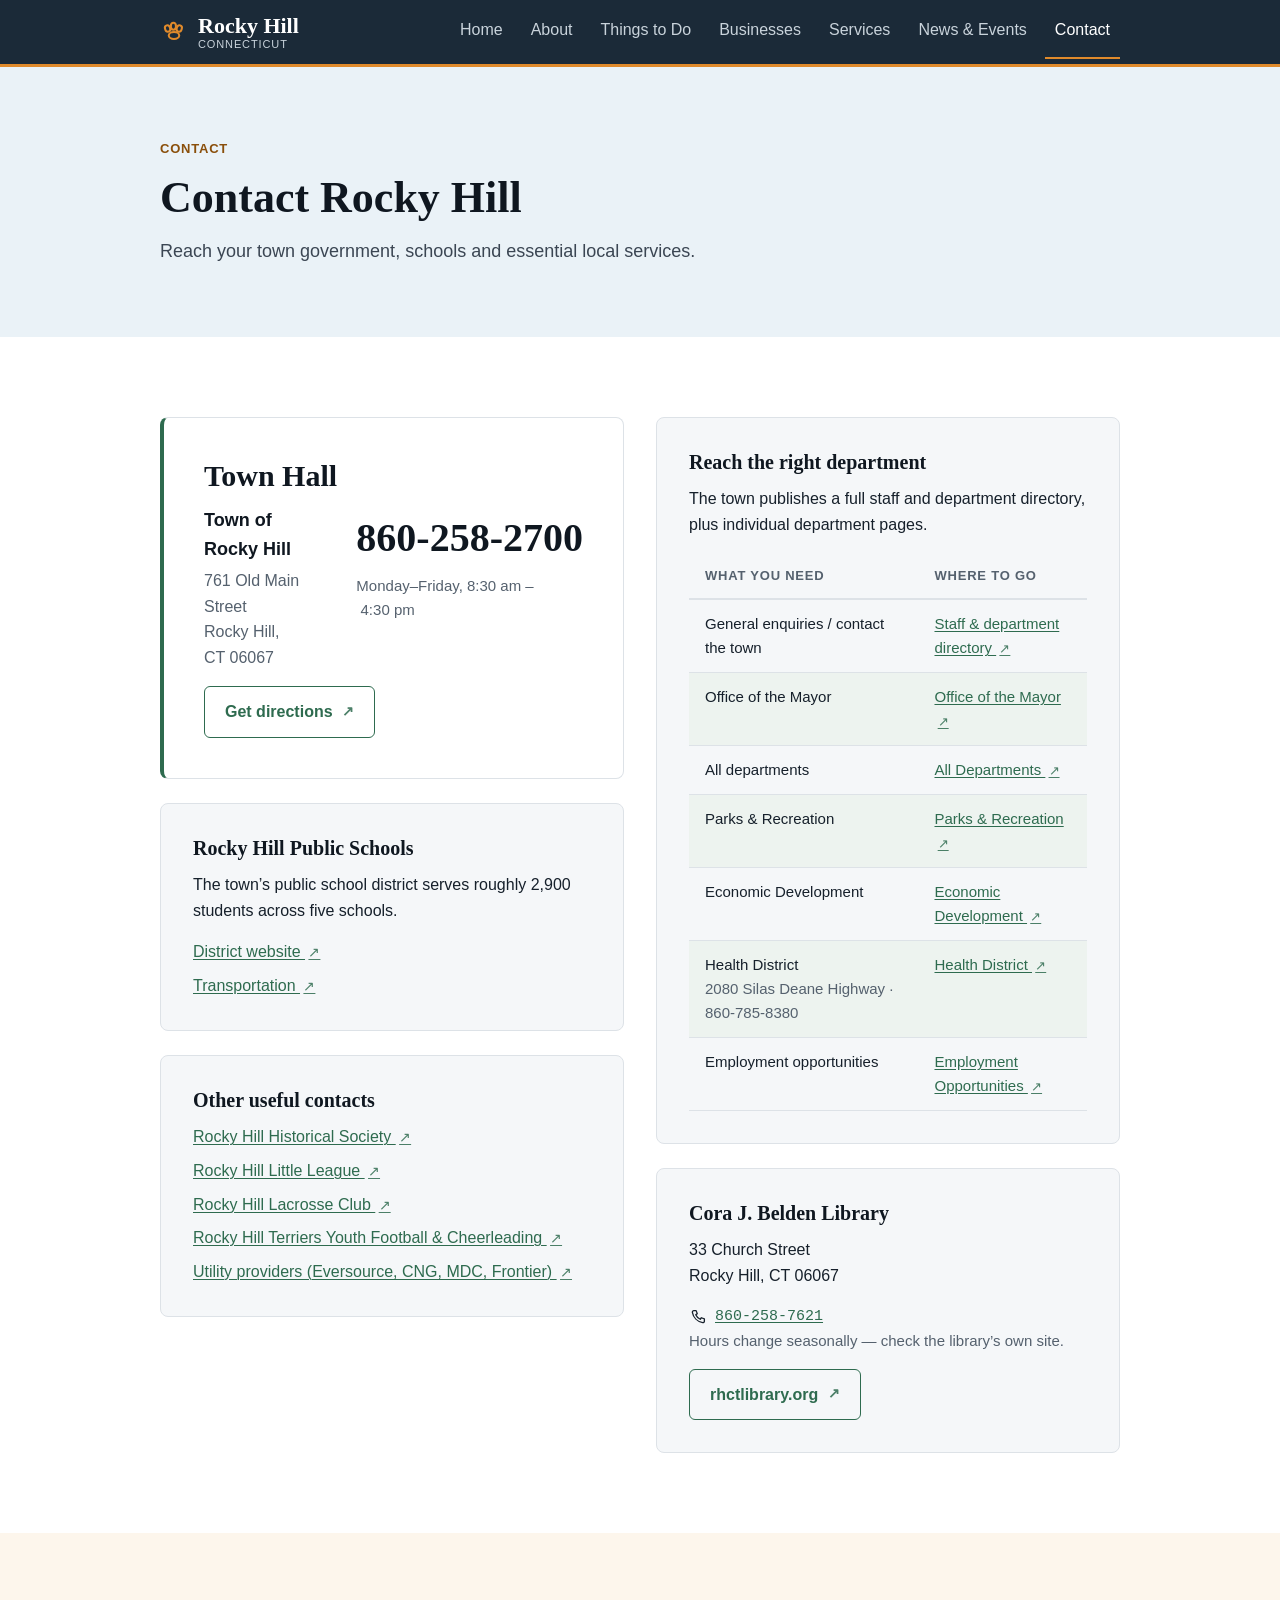
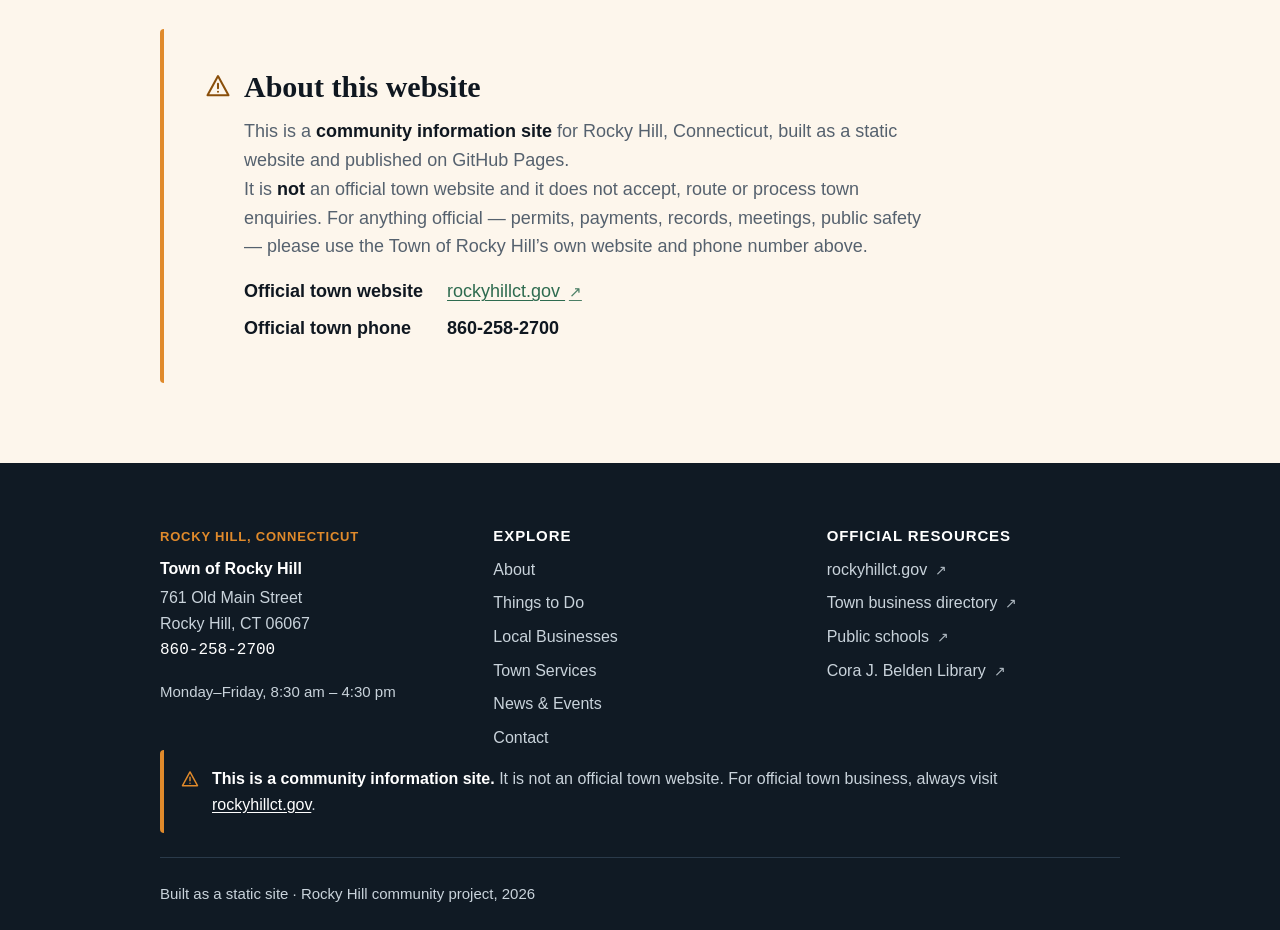
<file: contact.html>
<!DOCTYPE html>
<html lang="en">
<head>
<meta charset="utf-8">
<meta name="viewport" content="width=device-width, initial-scale=1">
<title>Contact — Rocky Hill, Connecticut Community Site</title>
<meta name="description" content="Contact Rocky Hill Town Hall at 761 Old Main Street, call 860-258-2700, or use the town's official directory to reach a specific department.">
<link rel="canonical" href="https://springteasers.github.io/rocky-hill-community/contact.html">
<meta name="theme-color" content="#1B2A38">

<meta property="og:type" content="website">
<meta property="og:site_name" content="Rocky Hill, Connecticut — Community Site">
<meta property="og:title" content="Contact — Rocky Hill, Connecticut Community Site">
<meta property="og:description" content="Contact Rocky Hill Town Hall at 761 Old Main Street, call 860-258-2700, or use the town's official directory to reach a specific department.">
<meta property="og:url" content="https://springteasers.github.io/rocky-hill-community/contact.html">
<meta property="og:locale" content="en_US">
<meta name="twitter:card" content="summary">

<link rel="stylesheet" href="assets/styles.css">
<link rel="icon" href="favicon.svg" type="image/svg+xml">
<script src="assets/main.js" defer></script>
</head>
<body>

<a class="skip-link" href="#main">Skip to main content</a>

<header class="site-header">
  <div class="container header-inner">
    <a class="brand" href="index.html">
      <svg class="brand__mark" aria-hidden="true" focusable="false" width="28" height="28" viewBox="0 0 24 24" fill="none" stroke="currentColor" stroke-width="1.75" stroke-linecap="round" stroke-linejoin="round">
        <ellipse cx="12" cy="15" rx="4.5" ry="3"/>
        <ellipse cx="6.5" cy="9" rx="2.2" ry="2.8" transform="rotate(-18 6.5 9)"/>
        <ellipse cx="11.5" cy="7" rx="2.2" ry="3"/>
        <ellipse cx="16.5" cy="9" rx="2.2" ry="2.8" transform="rotate(18 16.5 9)"/>
      </svg>
      <span class="brand__text">
        <span class="brand__name">Rocky Hill</span>
        <span class="brand__sub">Connecticut</span>
      </span>
    </a>

    <button class="nav-toggle" aria-expanded="false" aria-controls="site-nav">
      <span class="sr-only">Menu</span>
      <svg class="icon-menu" aria-hidden="true" focusable="false" width="24" height="24" viewBox="0 0 24 24" fill="none" stroke="currentColor" stroke-width="1.75" stroke-linecap="round"><path d="M4 7h16M4 12h16M4 17h16"/></svg>
      <svg class="icon-close" aria-hidden="true" focusable="false" width="24" height="24" viewBox="0 0 24 24" fill="none" stroke="currentColor" stroke-width="1.75" stroke-linecap="round"><path d="M6 6l12 12M18 6L6 18"/></svg>
    </button>

    <nav id="site-nav" class="nav" aria-label="Main">
      <ul>
        <li><a href="index.html">Home</a></li>
        <li><a href="about.html">About</a></li>
        <li><a href="things-to-do.html">Things to Do</a></li>
        <li><a href="businesses.html">Businesses</a></li>
        <li><a href="services.html">Services</a></li>
        <li><a href="news.html">News &amp; Events</a></li>
        <li><a href="contact.html" aria-current="page">Contact</a></li>
      </ul>
    </nav>
  </div>
</header>

<main id="main">

  <section class="page-header">
    <div class="container">
      <p class="eyebrow">Contact</p>
      <h1>Contact Rocky Hill</h1>
      <p class="lead">Reach your town government, schools and essential local services.</p>
    </div>
  </section>

  <section class="band">
    <div class="container">
      <div class="split">

        <div class="stack">
          <section class="contact-block">
            <h2>Town Hall</h2>
            <div class="contact-block__grid">
              <div>
                <p class="contact-block__org">Town of Rocky Hill</p>
                <address>761 Old Main Street<br>Rocky Hill, CT&nbsp;06067</address>
              </div>
              <div>
                <p class="contact-block__tel"><a href="tel:+18602582700">860-258-2700</a></p>
                <p class="meta">Monday&ndash;Friday, 8:30&nbsp;am&nbsp;&ndash;&nbsp;4:30&nbsp;pm</p>
              </div>
            </div>
            <p style="margin-top:1rem"><a class="btn btn--outline" href="https://www.google.com/maps/search/?api=1&amp;query=761+Old+Main+Street+Rocky+Hill+CT+06067" target="_blank" rel="noopener">Get directions <span class="ext" aria-hidden="true">&#8599;</span></a></p>
          </section>

          <section class="panel">
            <h3>Rocky Hill Public Schools</h3>
            <p>The town&rsquo;s public school district serves roughly 2,900 students across five schools.</p>
            <ul class="linklist">
              <li><a href="https://www.rockyhillps.com/" target="_blank" rel="noopener">District website <span class="ext" aria-hidden="true">&#8599;</span></a></li>
              <li><a href="https://www.rockyhillps.com/transportation" target="_blank" rel="noopener">Transportation <span class="ext" aria-hidden="true">&#8599;</span></a></li>
            </ul>
          </section>

          <section class="panel">
            <h3>Other useful contacts</h3>
            <ul class="linklist">
              <li><a href="http://www.rhhistory.org" target="_blank" rel="noopener">Rocky Hill Historical Society <span class="ext" aria-hidden="true">&#8599;</span></a></li>
              <li><a href="https://www.rockyhilllittleleague.com/" target="_blank" rel="noopener">Rocky Hill Little League <span class="ext" aria-hidden="true">&#8599;</span></a></li>
              <li><a href="https://www.rockyhilllacrosse.com/" target="_blank" rel="noopener">Rocky Hill Lacrosse Club <span class="ext" aria-hidden="true">&#8599;</span></a></li>
              <li><a href="http://www.rhyfc.com/" target="_blank" rel="noopener">Rocky Hill Terriers Youth Football &amp; Cheerleading <span class="ext" aria-hidden="true">&#8599;</span></a></li>
              <li><a href="https://www.rockyhillct.gov/278/Utility-Providers" target="_blank" rel="noopener">Utility providers (Eversource, CNG, MDC, Frontier) <span class="ext" aria-hidden="true">&#8599;</span></a></li>
            </ul>
          </section>
        </div>

        <div class="stack">
          <section class="panel">
            <h3>Reach the right department</h3>
            <p>The town publishes a full staff and department directory, plus individual department pages.</p>
            <table class="table table-stack">
              <caption class="sr-only">Rocky Hill departments and where to reach them</caption>
              <thead>
                <tr><th scope="col">What you need</th><th scope="col">Where to go</th></tr>
              </thead>
              <tbody>
                <tr><td data-label="What you need">General enquiries / contact the town</td><td data-label="Where to go"><a href="https://www.rockyhillct.gov/directory.aspx" target="_blank" rel="noopener">Staff &amp; department directory <span class="ext" aria-hidden="true">&#8599;</span></a></td></tr>
                <tr><td data-label="What you need">Office of the Mayor</td><td data-label="Where to go"><a href="https://www.rockyhillct.gov/225/Office-of-the-Mayor" target="_blank" rel="noopener">Office of the Mayor <span class="ext" aria-hidden="true">&#8599;</span></a></td></tr>
                <tr><td data-label="What you need">All departments</td><td data-label="Where to go"><a href="https://www.rockyhillct.gov/157/Departments" target="_blank" rel="noopener">All Departments <span class="ext" aria-hidden="true">&#8599;</span></a></td></tr>
                <tr><td data-label="What you need">Parks &amp; Recreation</td><td data-label="Where to go"><a href="https://www.rockyhillct.gov/211/Parks-Recreation" target="_blank" rel="noopener">Parks &amp; Recreation <span class="ext" aria-hidden="true">&#8599;</span></a></td></tr>
                <tr><td data-label="What you need">Economic Development</td><td data-label="Where to go"><a href="https://www.rockyhillct.gov/198/Economic-Development" target="_blank" rel="noopener">Economic Development <span class="ext" aria-hidden="true">&#8599;</span></a></td></tr>
                <tr><td data-label="What you need">Health District<br><span class="meta">2080 Silas Deane Highway &middot; 860-785-8380</span></td><td data-label="Where to go"><a href="https://www.rockyhillct.gov/directory.aspx?did=19" target="_blank" rel="noopener">Health District <span class="ext" aria-hidden="true">&#8599;</span></a></td></tr>
                <tr><td data-label="What you need">Employment opportunities</td><td data-label="Where to go"><a href="https://www.rockyhillct.gov/300/Employment-Opportunities" target="_blank" rel="noopener">Employment Opportunities <span class="ext" aria-hidden="true">&#8599;</span></a></td></tr>
              </tbody>
            </table>
          </section>

          <section class="panel">
            <h3>Cora J. Belden Library</h3>
            <p>33 Church Street<br>Rocky Hill, CT&nbsp;06067</p>
            <p class="biz-card__phone">
              <svg class="icon" aria-hidden="true" focusable="false" width="18" height="18" viewBox="0 0 24 24" fill="none" stroke="currentColor" stroke-width="1.75" stroke-linecap="round" stroke-linejoin="round"><path d="M6.5 3.5h3l1.5 4-2 1.5a12 12 0 0 0 6 6l1.5-2 4 1.5v3a2 2 0 0 1-2.2 2A17 17 0 0 1 4.5 5.7 2 2 0 0 1 6.5 3.5Z"/></svg>
              <a href="tel:+18602587621">860-258-7621</a>
            </p>
            <p class="meta">Hours change seasonally &mdash; check the library&rsquo;s own site.</p>
            <a class="btn btn--outline" href="https://rhctlibrary.org/" target="_blank" rel="noopener">rhctlibrary.org <span class="ext" aria-hidden="true">&#8599;</span></a>
          </section>
        </div>

      </div>
    </div>
  </section>

  <section class="band band--notice">
    <div class="container">
      <div class="notice notice--prominent">
        <svg class="notice__icon" aria-hidden="true" focusable="false" width="28" height="28" viewBox="0 0 24 24" fill="none" stroke="currentColor" stroke-width="1.75" stroke-linecap="round" stroke-linejoin="round">
          <path d="M12 3.5 21 20H3l9-16.5Z"/><path d="M12 10v4M12 17h.01"/>
        </svg>
        <div>
          <h2>About this website</h2>
          <p>This is a <strong>community information site</strong> for Rocky Hill, Connecticut, built as a static website and published on GitHub Pages.</p>
          <p>It is <strong>not</strong> an official town website and it does not accept, route or process town enquiries. For anything official — permits, payments, records, meetings, public safety — please use the Town of Rocky Hill&rsquo;s own website and phone number above.</p>
          <dl class="deflist" style="margin-top:1rem">
            <dt>Official town website</dt>
            <dd><a href="https://www.rockyhillct.gov/" target="_blank" rel="noopener">rockyhillct.gov <span class="ext" aria-hidden="true">&#8599;</span></a></dd>
            <dt>Official town phone</dt>
            <dd><strong>860-258-2700</strong></dd>
          </dl>
        </div>
      </div>
    </div>
  </section>

</main>

<footer class="site-footer">
  <div class="container footer-grid">
    <div>
      <p class="footer__eyebrow">Rocky Hill, Connecticut</p>
      <p class="footer__org">Town of Rocky Hill</p>
      <address>761 Old Main Street<br>Rocky Hill, CT&nbsp;06067</address>
      <p><a class="footer__tel" href="tel:+18602582700">860-258-2700</a></p>
      <p class="meta">Monday&ndash;Friday, 8:30&nbsp;am&nbsp;&ndash;&nbsp;4:30&nbsp;pm</p>
    </div>

    <nav aria-label="Site sections">
      <h2 class="footer__head">Explore</h2>
      <ul class="footer__links">
        <li><a href="about.html">About</a></li>
        <li><a href="things-to-do.html">Things to Do</a></li>
        <li><a href="businesses.html">Local Businesses</a></li>
        <li><a href="services.html">Town Services</a></li>
        <li><a href="news.html">News &amp; Events</a></li>
        <li><a href="contact.html">Contact</a></li>
      </ul>
    </nav>

    <div>
      <h2 class="footer__head">Official resources</h2>
      <ul class="footer__links">
        <li><a href="https://www.rockyhillct.gov/" target="_blank" rel="noopener">rockyhillct.gov <span class="ext" aria-hidden="true">&#8599;</span></a></li>
        <li><a href="https://www.rockyhillct.gov/562/Business-Directory" target="_blank" rel="noopener">Town business directory <span class="ext" aria-hidden="true">&#8599;</span></a></li>
        <li><a href="https://www.rockyhillps.com/" target="_blank" rel="noopener">Public schools <span class="ext" aria-hidden="true">&#8599;</span></a></li>
        <li><a href="https://rhctlibrary.org/" target="_blank" rel="noopener">Cora J. Belden Library <span class="ext" aria-hidden="true">&#8599;</span></a></li>
      </ul>
    </div>
  </div>

  <div class="container">
    <div class="notice notice--dark">
      <svg class="notice__icon" aria-hidden="true" focusable="false" width="20" height="20" viewBox="0 0 24 24" fill="none" stroke="currentColor" stroke-width="1.75" stroke-linecap="round" stroke-linejoin="round">
        <path d="M12 3.5 21 20H3l9-16.5Z"/>
        <path d="M12 10v4M12 17h.01"/>
      </svg>
      <div>
        <p><strong>This is a community information site.</strong> It is not an official town website. For official town business, always visit <a href="https://www.rockyhillct.gov/" target="_blank" rel="noopener">rockyhillct.gov</a>.</p>
      </div>
    </div>
    <p class="footer__fine">Built as a static site &middot; Rocky Hill community project, 2026</p>
  </div>
</footer>

</body>
</html>
</file>
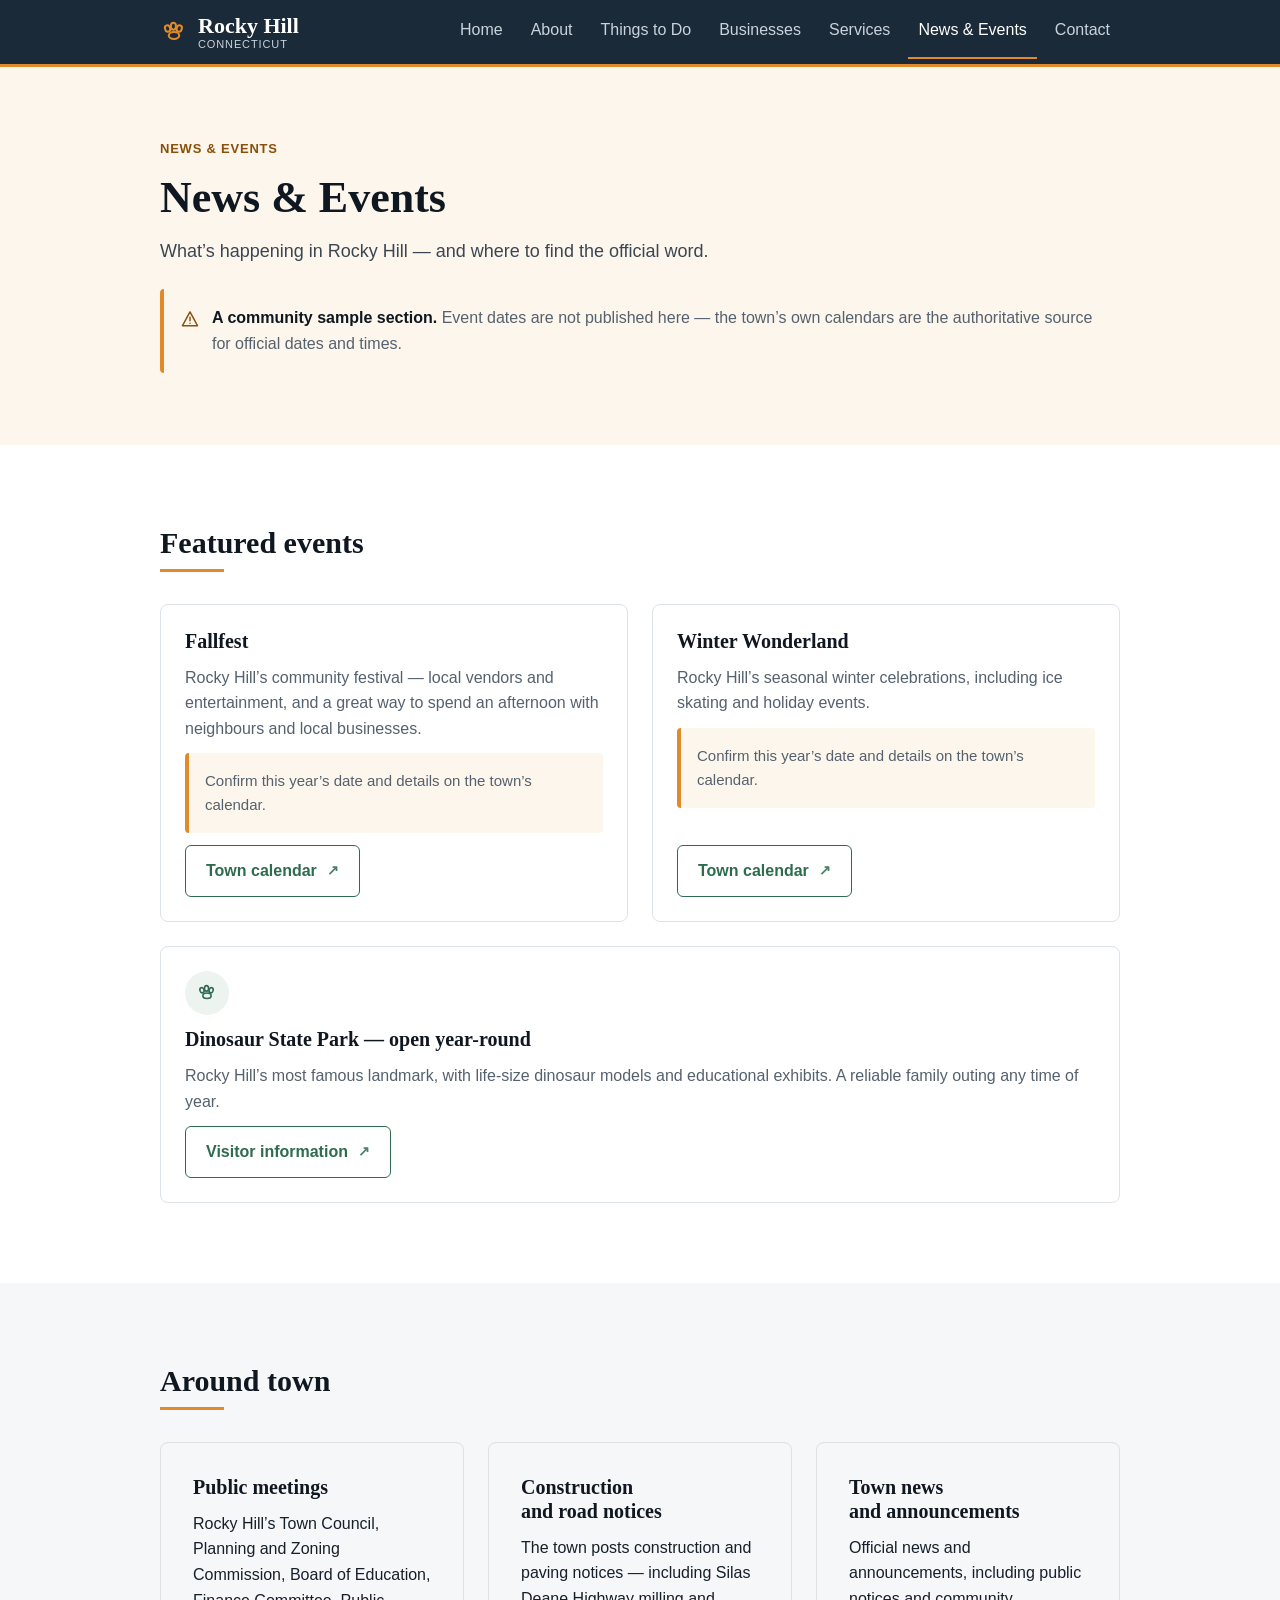
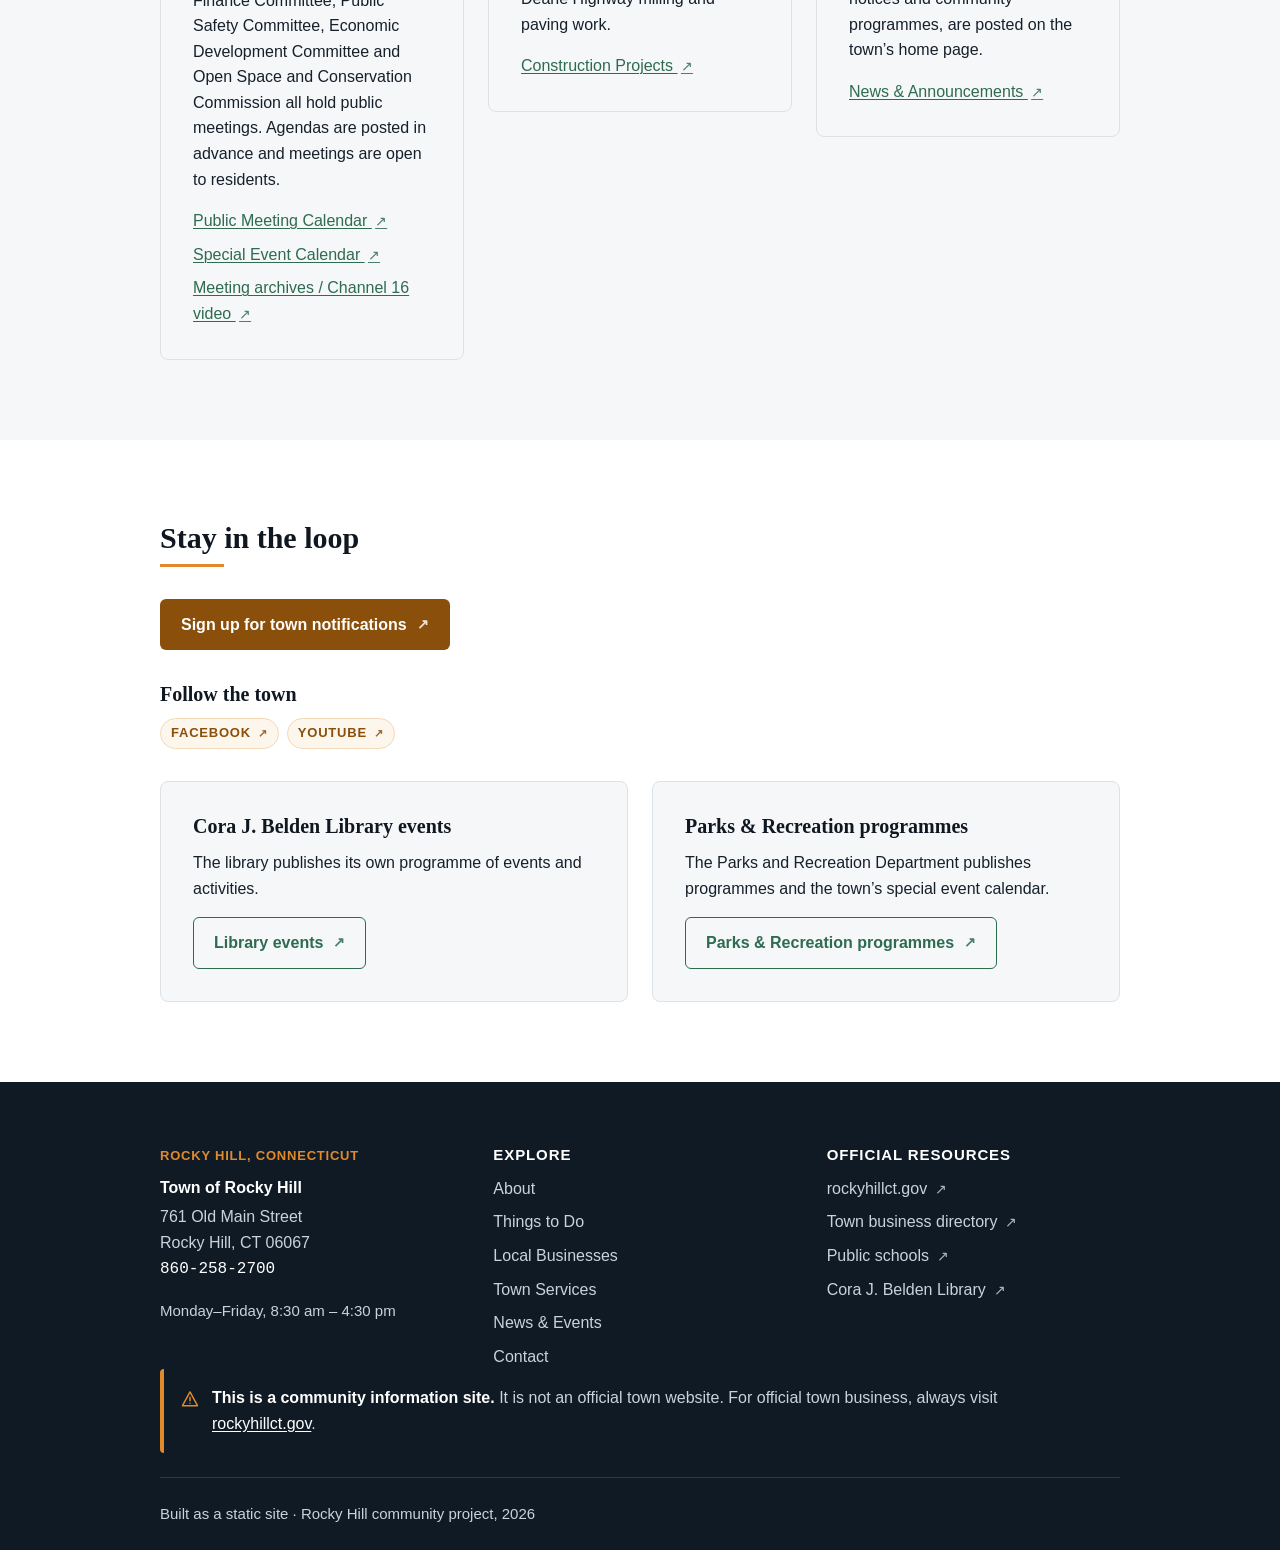
<file: news.html>
<!DOCTYPE html>
<html lang="en">
<head>
<meta charset="utf-8">
<meta name="viewport" content="width=device-width, initial-scale=1">
<title>Rocky Hill News &amp; Events — Community Calendar</title>
<meta name="description" content="Rocky Hill community news and events, including Fallfest, Winter Wonderland, and how to find the town's official meeting and event calendars.">
<link rel="canonical" href="https://springteasers.github.io/rocky-hill-community/news.html">
<meta name="theme-color" content="#1B2A38">

<meta property="og:type" content="website">
<meta property="og:site_name" content="Rocky Hill, Connecticut — Community Site">
<meta property="og:title" content="Rocky Hill News &amp; Events — Community Calendar">
<meta property="og:description" content="Rocky Hill community news and events, including Fallfest, Winter Wonderland, and how to find the town's official meeting and event calendars.">
<meta property="og:url" content="https://springteasers.github.io/rocky-hill-community/news.html">
<meta property="og:locale" content="en_US">
<meta name="twitter:card" content="summary">

<link rel="stylesheet" href="assets/styles.css">
<link rel="icon" href="favicon.svg" type="image/svg+xml">
<script src="assets/main.js" defer></script>
</head>
<body>

<a class="skip-link" href="#main">Skip to main content</a>

<header class="site-header">
  <div class="container header-inner">
    <a class="brand" href="index.html">
      <svg class="brand__mark" aria-hidden="true" focusable="false" width="28" height="28" viewBox="0 0 24 24" fill="none" stroke="currentColor" stroke-width="1.75" stroke-linecap="round" stroke-linejoin="round">
        <ellipse cx="12" cy="15" rx="4.5" ry="3"/>
        <ellipse cx="6.5" cy="9" rx="2.2" ry="2.8" transform="rotate(-18 6.5 9)"/>
        <ellipse cx="11.5" cy="7" rx="2.2" ry="3"/>
        <ellipse cx="16.5" cy="9" rx="2.2" ry="2.8" transform="rotate(18 16.5 9)"/>
      </svg>
      <span class="brand__text">
        <span class="brand__name">Rocky Hill</span>
        <span class="brand__sub">Connecticut</span>
      </span>
    </a>

    <button class="nav-toggle" aria-expanded="false" aria-controls="site-nav">
      <span class="sr-only">Menu</span>
      <svg class="icon-menu" aria-hidden="true" focusable="false" width="24" height="24" viewBox="0 0 24 24" fill="none" stroke="currentColor" stroke-width="1.75" stroke-linecap="round"><path d="M4 7h16M4 12h16M4 17h16"/></svg>
      <svg class="icon-close" aria-hidden="true" focusable="false" width="24" height="24" viewBox="0 0 24 24" fill="none" stroke="currentColor" stroke-width="1.75" stroke-linecap="round"><path d="M6 6l12 12M18 6L6 18"/></svg>
    </button>

    <nav id="site-nav" class="nav" aria-label="Main">
      <ul>
        <li><a href="index.html">Home</a></li>
        <li><a href="about.html">About</a></li>
        <li><a href="things-to-do.html">Things to Do</a></li>
        <li><a href="businesses.html">Businesses</a></li>
        <li><a href="services.html">Services</a></li>
        <li><a href="news.html" aria-current="page">News &amp; Events</a></li>
        <li><a href="contact.html">Contact</a></li>
      </ul>
    </nav>
  </div>
</header>

<main id="main">

  <section class="page-header" style="background:var(--bg-notice)">
    <div class="container">
      <p class="eyebrow">News &amp; Events</p>
      <h1>News &amp; Events</h1>
      <p class="lead">What&rsquo;s happening in Rocky Hill — and where to find the official word.</p>

      <div class="notice" style="margin-top:1.5rem">
        <svg class="notice__icon" aria-hidden="true" focusable="false" width="20" height="20" viewBox="0 0 24 24" fill="none" stroke="currentColor" stroke-width="1.75" stroke-linecap="round" stroke-linejoin="round">
          <path d="M12 3.5 21 20H3l9-16.5Z"/><path d="M12 10v4M12 17h.01"/>
        </svg>
        <div>
          <p><strong>A community sample section.</strong> Event dates are not published here — the town&rsquo;s own calendars are the authoritative source for official dates and times.</p>
        </div>
      </div>
    </div>
  </section>

  <section class="band" aria-labelledby="featured">
    <div class="container">
      <div class="section-head">
        <h2 id="featured">Featured events</h2>
        <hr class="rule">
      </div>

      <div class="event-layout">
        <article class="card event-card">
          <h3>Fallfest</h3>
          <p>Rocky Hill&rsquo;s community festival — local vendors and entertainment, and a great way to spend an afternoon with neighbours and local businesses.</p>
          <div class="notice notice--inline">
            <div>
              <p>Confirm this year&rsquo;s date and details on the town&rsquo;s calendar.</p>
            </div>
          </div>
          <a class="btn btn--outline" href="https://www.rockyhillct.gov/calendar.aspx" target="_blank" rel="noopener">Town calendar <span class="ext" aria-hidden="true">&#8599;</span></a>
        </article>

        <article class="card event-card">
          <h3>Winter Wonderland</h3>
          <p>Rocky Hill&rsquo;s seasonal winter celebrations, including ice skating and holiday events.</p>
          <div class="notice notice--inline">
            <div>
              <p>Confirm this year&rsquo;s date and details on the town&rsquo;s calendar.</p>
            </div>
          </div>
          <a class="btn btn--outline" href="https://www.rockyhillct.gov/calendar.aspx" target="_blank" rel="noopener">Town calendar <span class="ext" aria-hidden="true">&#8599;</span></a>
        </article>

        <article class="card event-card event-card--wide">
          <div class="medallion" aria-hidden="true">
            <svg viewBox="0 0 24 24" width="22" height="22" fill="none" stroke="currentColor" stroke-width="1.75" stroke-linecap="round" stroke-linejoin="round">
              <ellipse cx="12" cy="15" rx="4.5" ry="3"/>
              <ellipse cx="6.5" cy="9" rx="2.2" ry="2.8" transform="rotate(-18 6.5 9)"/>
              <ellipse cx="11.5" cy="7" rx="2.2" ry="3"/>
              <ellipse cx="16.5" cy="9" rx="2.2" ry="2.8" transform="rotate(18 16.5 9)"/>
            </svg>
          </div>
          <h3>Dinosaur State Park — open year-round</h3>
          <p>Rocky Hill&rsquo;s most famous landmark, with life-size dinosaur models and educational exhibits. A reliable family outing any time of year.</p>
          <a class="btn btn--outline" href="https://portal.ct.gov/deep" target="_blank" rel="noopener">Visitor information <span class="ext" aria-hidden="true">&#8599;</span></a>
        </article>
      </div>
    </div>
  </section>

  <section class="band band--surface" aria-labelledby="around-town">
    <div class="container">
      <div class="section-head">
        <h2 id="around-town">Around town</h2>
        <hr class="rule">
      </div>

      <div class="panel-grid" style="grid-template-columns:1fr">
        <div class="panel-grid" style="grid-template-columns:repeat(auto-fit,minmax(260px,1fr));gap:var(--sp-5)">
          <section class="panel">
            <h3>Public meetings</h3>
            <p>Rocky Hill&rsquo;s Town Council, Planning and Zoning Commission, Board of Education, Finance Committee, Public Safety Committee, Economic Development Committee and Open Space and Conservation Commission all hold public meetings. Agendas are posted in advance and meetings are open to residents.</p>
            <ul class="linklist">
              <li><a href="https://www.rockyhillct.gov/calendar.aspx?CID=23" target="_blank" rel="noopener">Public Meeting Calendar <span class="ext" aria-hidden="true">&#8599;</span></a></li>
              <li><a href="https://www.rockyhillct.gov/calendar.aspx" target="_blank" rel="noopener">Special Event Calendar <span class="ext" aria-hidden="true">&#8599;</span></a></li>
              <li><a href="https://www.rockyhillct.gov/248/Channel-16---Government-Access-Channel-L" target="_blank" rel="noopener">Meeting archives / Channel 16 video <span class="ext" aria-hidden="true">&#8599;</span></a></li>
            </ul>
          </section>

          <section class="panel">
            <h3>Construction and road notices</h3>
            <p>The town posts construction and paving notices — including Silas Deane Highway milling and paving work.</p>
            <ul class="linklist">
              <li><a href="https://www.rockyhillct.gov/479/Construction-Projects" target="_blank" rel="noopener">Construction Projects <span class="ext" aria-hidden="true">&#8599;</span></a></li>
            </ul>
          </section>

          <section class="panel">
            <h3>Town news and announcements</h3>
            <p>Official news and announcements, including public notices and community programmes, are posted on the town&rsquo;s home page.</p>
            <ul class="linklist">
              <li><a href="https://www.rockyhillct.gov/" target="_blank" rel="noopener">News &amp; Announcements <span class="ext" aria-hidden="true">&#8599;</span></a></li>
            </ul>
          </section>
        </div>
      </div>
    </div>
  </section>

  <section class="band" aria-labelledby="stay-in-loop">
    <div class="container">
      <div class="section-head">
        <h2 id="stay-in-loop">Stay in the loop</h2>
        <hr class="rule">
      </div>

      <p><a class="btn btn--primary" href="https://www.rockyhillct.gov/notifyme" target="_blank" rel="noopener">Sign up for town notifications <span class="ext" aria-hidden="true">&#8599;</span></a></p>

      <h3 style="margin-top:2rem">Follow the town</h3>
      <div class="chiprow">
        <a class="chip chip-link" href="https://www.facebook.com/p/Town-of-Rocky-Hill-Connecticut-100064468311264/" target="_blank" rel="noopener">Facebook <span class="ext" aria-hidden="true">&#8599;</span></a>
        <a class="chip chip-link" href="https://www.youtube.com/channel/UCylAKHJJtrzQA9HvPPLw4XQ" target="_blank" rel="noopener">YouTube <span class="ext" aria-hidden="true">&#8599;</span></a>
      </div>

      <div class="panel-grid" style="margin-top:2rem">
        <section class="panel">
          <h3>Cora J. Belden Library events</h3>
          <p>The library publishes its own programme of events and activities.</p>
          <a class="btn btn--outline" href="https://rhctlibrary.org/" target="_blank" rel="noopener">Library events <span class="ext" aria-hidden="true">&#8599;</span></a>
        </section>
        <section class="panel">
          <h3>Parks &amp; Recreation programmes</h3>
          <p>The Parks and Recreation Department publishes programmes and the town&rsquo;s special event calendar.</p>
          <a class="btn btn--outline" href="https://www.rockyhillct.gov/211/Parks-Recreation" target="_blank" rel="noopener">Parks &amp; Recreation programmes <span class="ext" aria-hidden="true">&#8599;</span></a>
        </section>
      </div>
    </div>
  </section>

</main>

<footer class="site-footer">
  <div class="container footer-grid">
    <div>
      <p class="footer__eyebrow">Rocky Hill, Connecticut</p>
      <p class="footer__org">Town of Rocky Hill</p>
      <address>761 Old Main Street<br>Rocky Hill, CT&nbsp;06067</address>
      <p><a class="footer__tel" href="tel:+18602582700">860-258-2700</a></p>
      <p class="meta">Monday&ndash;Friday, 8:30&nbsp;am&nbsp;&ndash;&nbsp;4:30&nbsp;pm</p>
    </div>

    <nav aria-label="Site sections">
      <h2 class="footer__head">Explore</h2>
      <ul class="footer__links">
        <li><a href="about.html">About</a></li>
        <li><a href="things-to-do.html">Things to Do</a></li>
        <li><a href="businesses.html">Local Businesses</a></li>
        <li><a href="services.html">Town Services</a></li>
        <li><a href="news.html">News &amp; Events</a></li>
        <li><a href="contact.html">Contact</a></li>
      </ul>
    </nav>

    <div>
      <h2 class="footer__head">Official resources</h2>
      <ul class="footer__links">
        <li><a href="https://www.rockyhillct.gov/" target="_blank" rel="noopener">rockyhillct.gov <span class="ext" aria-hidden="true">&#8599;</span></a></li>
        <li><a href="https://www.rockyhillct.gov/562/Business-Directory" target="_blank" rel="noopener">Town business directory <span class="ext" aria-hidden="true">&#8599;</span></a></li>
        <li><a href="https://www.rockyhillps.com/" target="_blank" rel="noopener">Public schools <span class="ext" aria-hidden="true">&#8599;</span></a></li>
        <li><a href="https://rhctlibrary.org/" target="_blank" rel="noopener">Cora J. Belden Library <span class="ext" aria-hidden="true">&#8599;</span></a></li>
      </ul>
    </div>
  </div>

  <div class="container">
    <div class="notice notice--dark">
      <svg class="notice__icon" aria-hidden="true" focusable="false" width="20" height="20" viewBox="0 0 24 24" fill="none" stroke="currentColor" stroke-width="1.75" stroke-linecap="round" stroke-linejoin="round">
        <path d="M12 3.5 21 20H3l9-16.5Z"/>
        <path d="M12 10v4M12 17h.01"/>
      </svg>
      <div>
        <p><strong>This is a community information site.</strong> It is not an official town website. For official town business, always visit <a href="https://www.rockyhillct.gov/" target="_blank" rel="noopener">rockyhillct.gov</a>.</p>
      </div>
    </div>
    <p class="footer__fine">Built as a static site &middot; Rocky Hill community project, 2026</p>
  </div>
</footer>

</body>
</html>
</file>
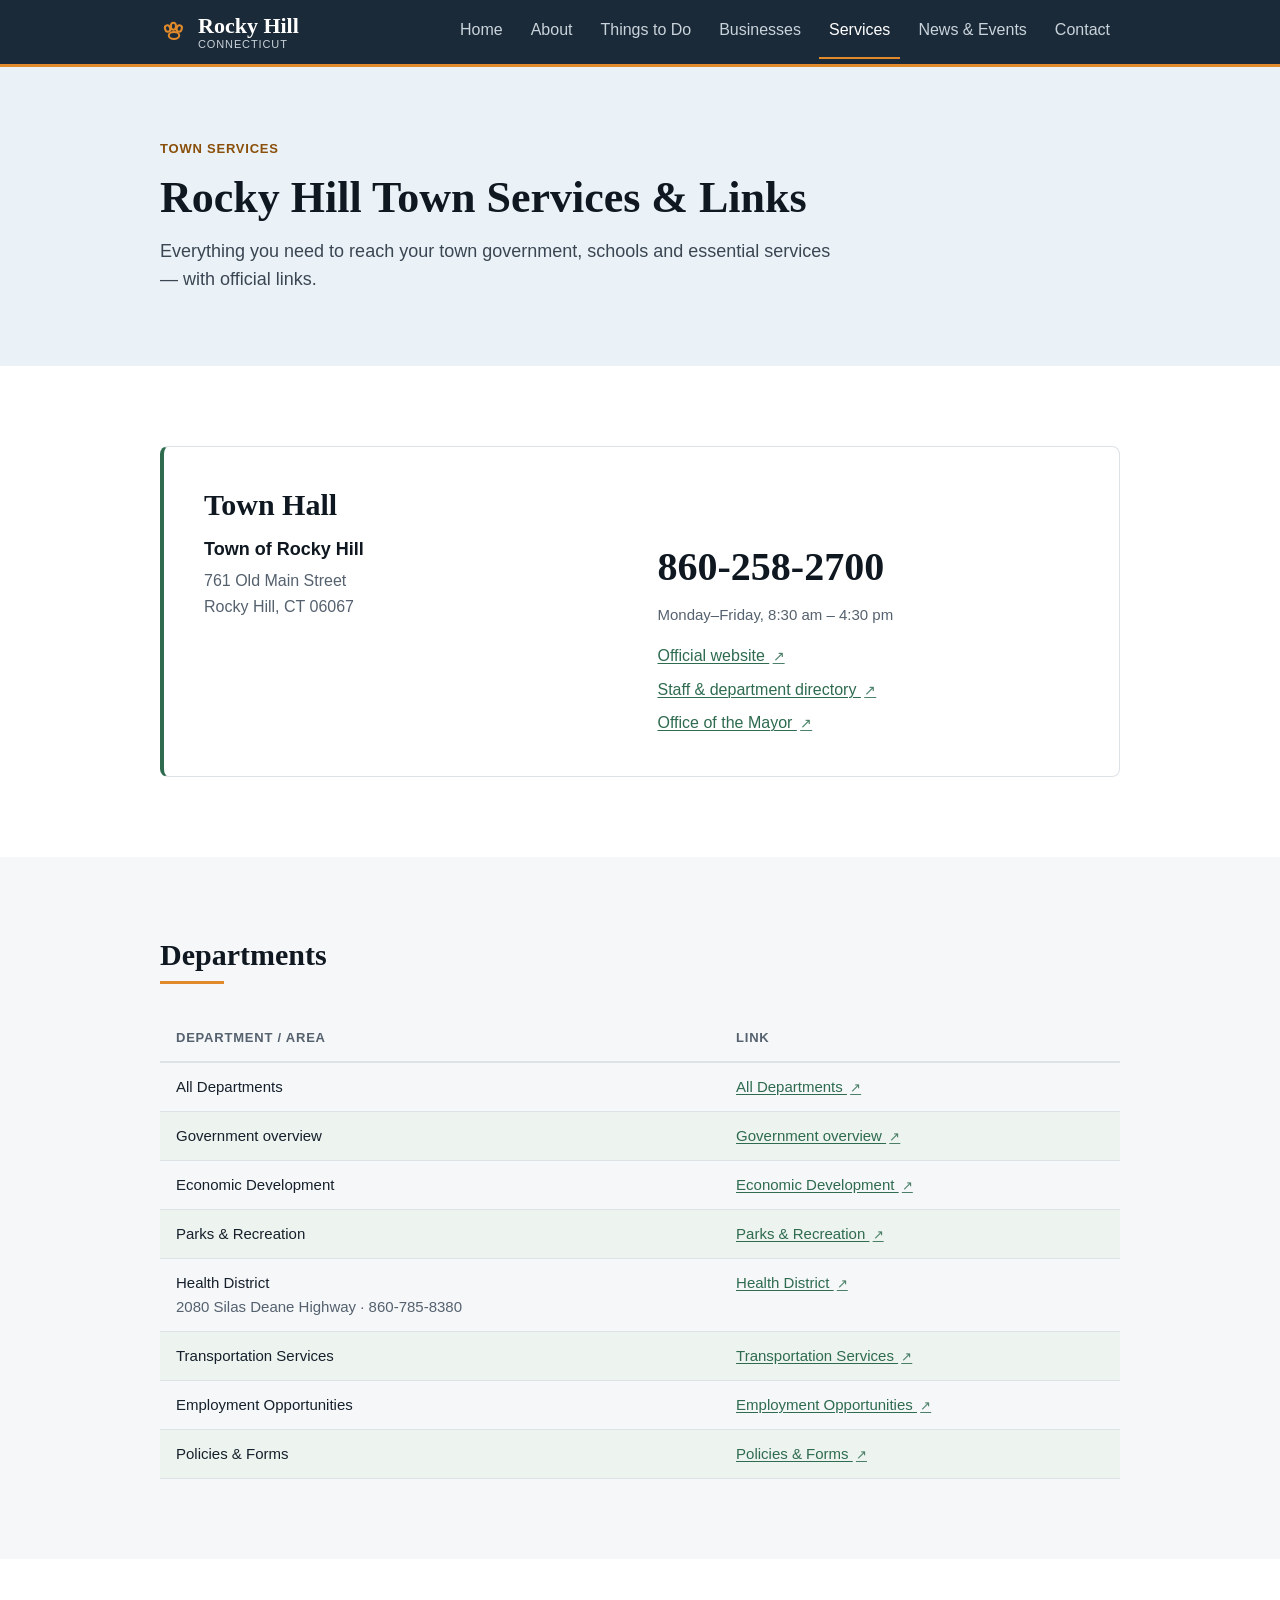
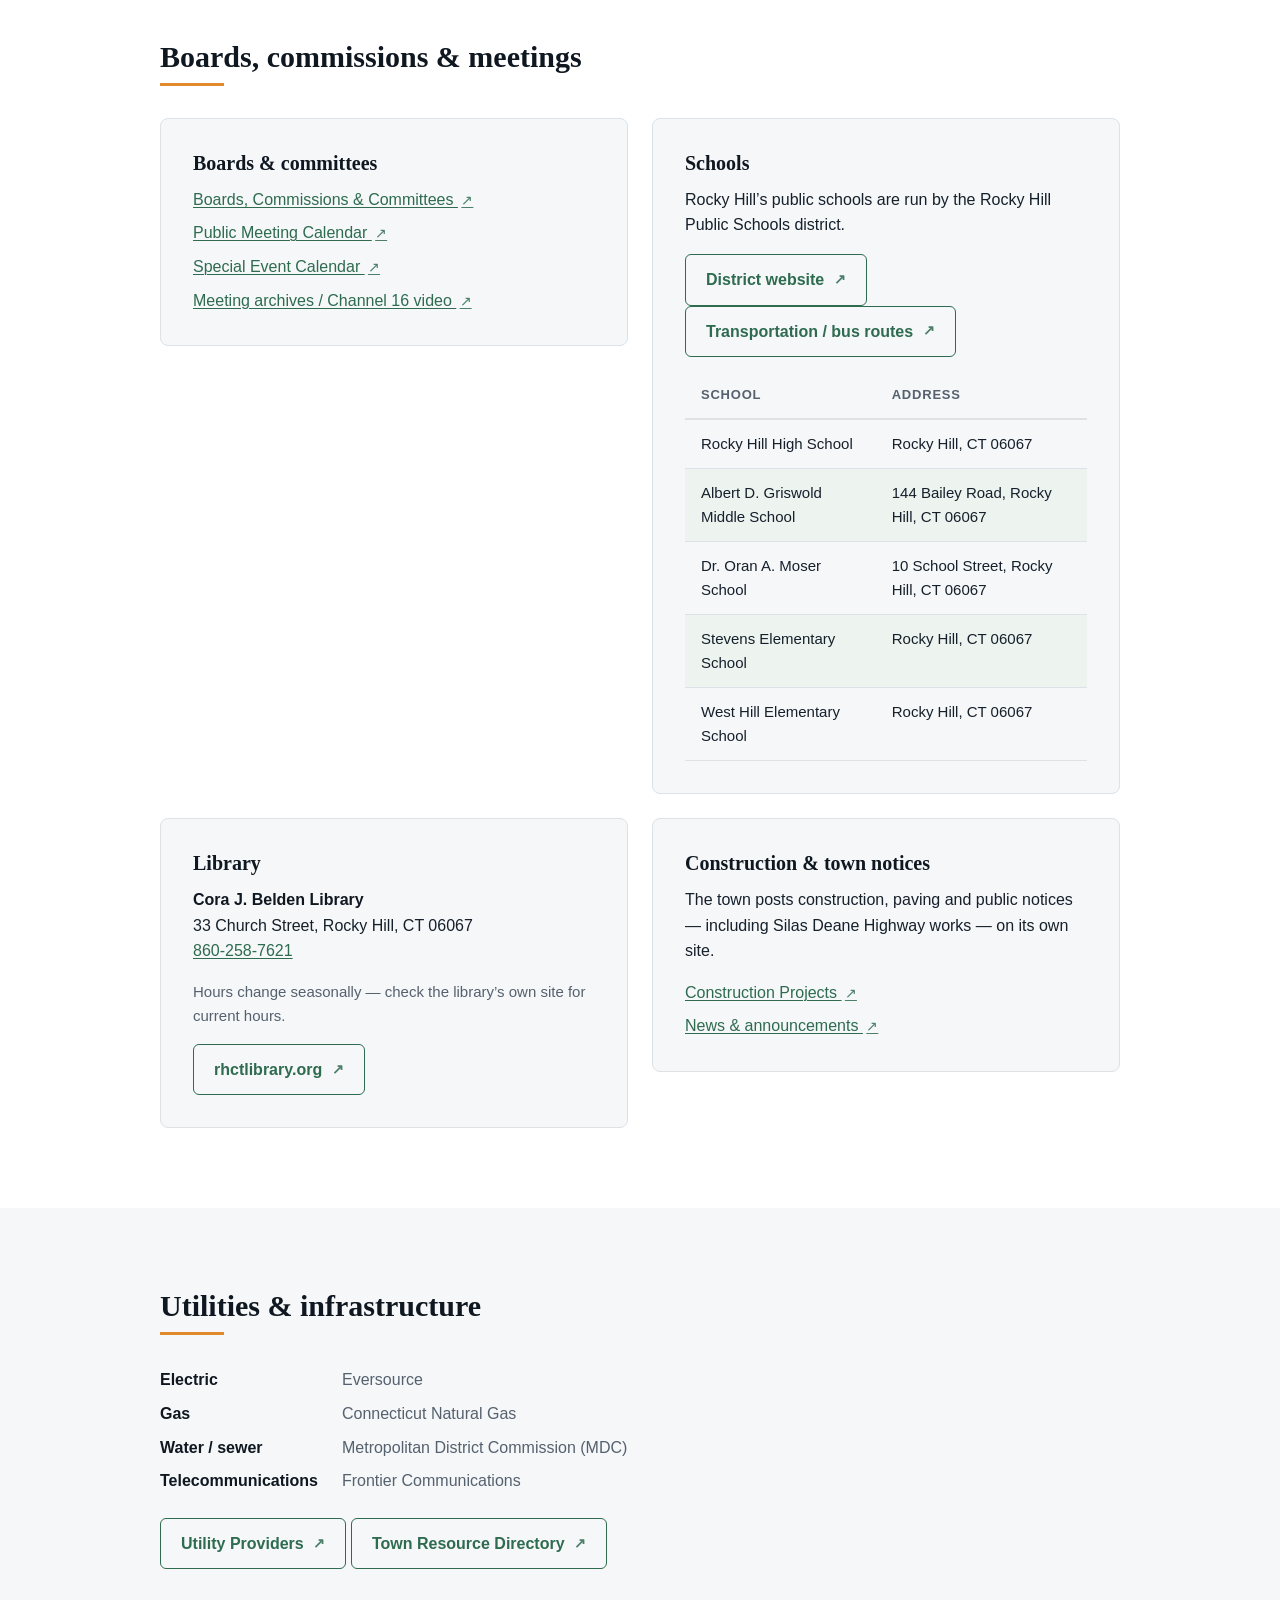
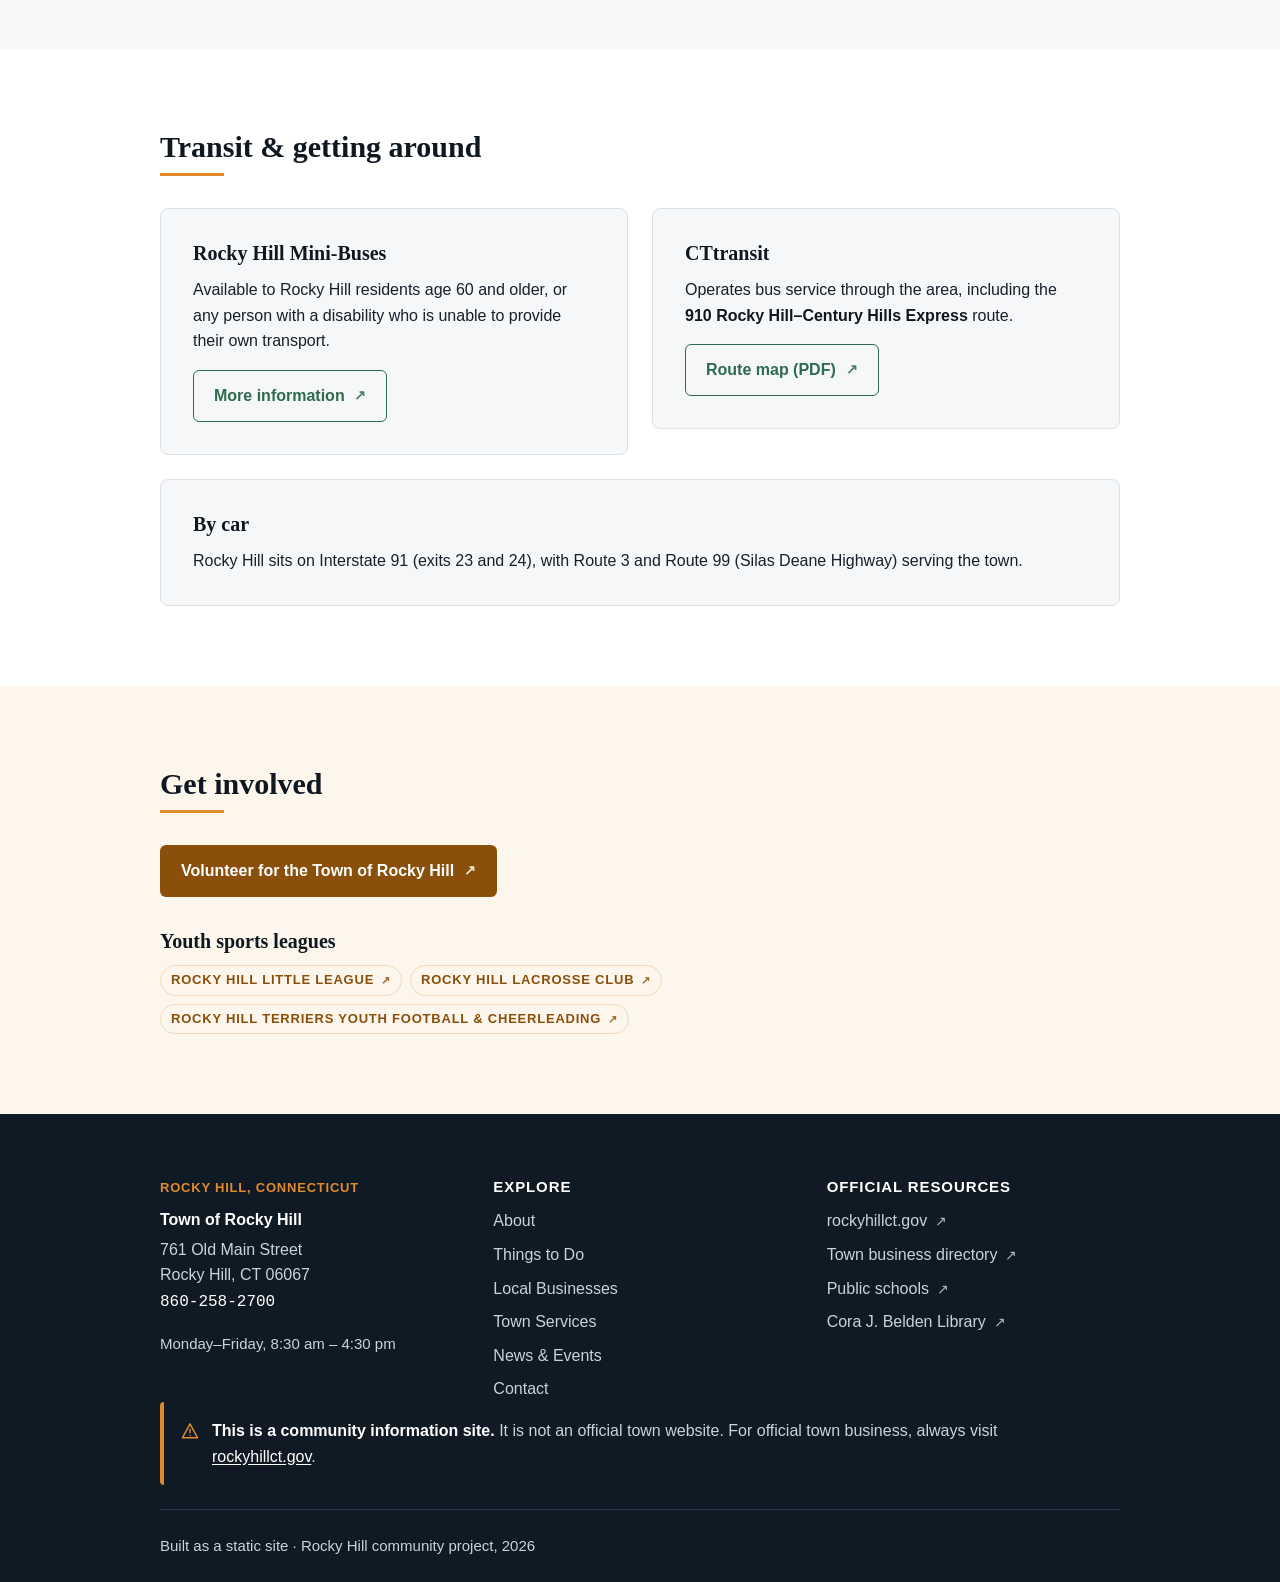
<file: services.html>
<!DOCTYPE html>
<html lang="en">
<head>
<meta charset="utf-8">
<meta name="viewport" content="width=device-width, initial-scale=1">
<title>Rocky Hill, CT Town Services — Town Hall, Schools, Library &amp; Transit</title>
<meta name="description" content="Contact Rocky Hill Town Hall, find town departments, Rocky Hill Public Schools, the Cora J. Belden Library, utility providers and local transit.">
<link rel="canonical" href="https://springteasers.github.io/rocky-hill-community/services.html">
<meta name="theme-color" content="#1B2A38">

<meta property="og:type" content="website">
<meta property="og:site_name" content="Rocky Hill, Connecticut — Community Site">
<meta property="og:title" content="Rocky Hill, CT Town Services — Town Hall, Schools, Library &amp; Transit">
<meta property="og:description" content="Contact Rocky Hill Town Hall, find town departments, Rocky Hill Public Schools, the Cora J. Belden Library, utility providers and local transit.">
<meta property="og:url" content="https://springteasers.github.io/rocky-hill-community/services.html">
<meta property="og:locale" content="en_US">
<meta name="twitter:card" content="summary">

<link rel="stylesheet" href="assets/styles.css">
<link rel="icon" href="favicon.svg" type="image/svg+xml">
<script src="assets/main.js" defer></script>
</head>
<body>

<a class="skip-link" href="#main">Skip to main content</a>

<header class="site-header">
  <div class="container header-inner">
    <a class="brand" href="index.html">
      <svg class="brand__mark" aria-hidden="true" focusable="false" width="28" height="28" viewBox="0 0 24 24" fill="none" stroke="currentColor" stroke-width="1.75" stroke-linecap="round" stroke-linejoin="round">
        <ellipse cx="12" cy="15" rx="4.5" ry="3"/>
        <ellipse cx="6.5" cy="9" rx="2.2" ry="2.8" transform="rotate(-18 6.5 9)"/>
        <ellipse cx="11.5" cy="7" rx="2.2" ry="3"/>
        <ellipse cx="16.5" cy="9" rx="2.2" ry="2.8" transform="rotate(18 16.5 9)"/>
      </svg>
      <span class="brand__text">
        <span class="brand__name">Rocky Hill</span>
        <span class="brand__sub">Connecticut</span>
      </span>
    </a>

    <button class="nav-toggle" aria-expanded="false" aria-controls="site-nav">
      <span class="sr-only">Menu</span>
      <svg class="icon-menu" aria-hidden="true" focusable="false" width="24" height="24" viewBox="0 0 24 24" fill="none" stroke="currentColor" stroke-width="1.75" stroke-linecap="round"><path d="M4 7h16M4 12h16M4 17h16"/></svg>
      <svg class="icon-close" aria-hidden="true" focusable="false" width="24" height="24" viewBox="0 0 24 24" fill="none" stroke="currentColor" stroke-width="1.75" stroke-linecap="round"><path d="M6 6l12 12M18 6L6 18"/></svg>
    </button>

    <nav id="site-nav" class="nav" aria-label="Main">
      <ul>
        <li><a href="index.html">Home</a></li>
        <li><a href="about.html">About</a></li>
        <li><a href="things-to-do.html">Things to Do</a></li>
        <li><a href="businesses.html">Businesses</a></li>
        <li><a href="services.html" aria-current="page">Services</a></li>
        <li><a href="news.html">News &amp; Events</a></li>
        <li><a href="contact.html">Contact</a></li>
      </ul>
    </nav>
  </div>
</header>

<main id="main">

  <section class="page-header">
    <div class="container">
      <p class="eyebrow">Town Services</p>
      <h1>Rocky Hill Town Services &amp; Links</h1>
      <p class="lead">Everything you need to reach your town government, schools and essential services — with official links.</p>
    </div>
  </section>

  <section class="band" aria-labelledby="town-hall">
    <div class="container">
      <h2 id="town-hall" class="sr-only">Town Hall</h2>
      <section class="contact-block">
        <h2>Town Hall</h2>
        <div class="contact-block__grid">
          <div>
            <p class="contact-block__org">Town of Rocky Hill</p>
            <address>761 Old Main Street<br>Rocky Hill, CT&nbsp;06067</address>
          </div>
          <div>
            <p class="contact-block__tel"><a href="tel:+18602582700">860-258-2700</a></p>
            <p class="meta">Monday&ndash;Friday, 8:30&nbsp;am&nbsp;&ndash;&nbsp;4:30&nbsp;pm</p>
            <ul class="linklist" style="margin-top:.75rem">
              <li><a href="https://www.rockyhillct.gov/" target="_blank" rel="noopener">Official website <span class="ext" aria-hidden="true">&#8599;</span></a></li>
              <li><a href="https://www.rockyhillct.gov/directory.aspx" target="_blank" rel="noopener">Staff &amp; department directory <span class="ext" aria-hidden="true">&#8599;</span></a></li>
              <li><a href="https://www.rockyhillct.gov/225/Office-of-the-Mayor" target="_blank" rel="noopener">Office of the Mayor <span class="ext" aria-hidden="true">&#8599;</span></a></li>
            </ul>
          </div>
        </div>
      </section>
    </div>
  </section>

  <section class="band band--surface" aria-labelledby="departments">
    <div class="container">
      <div class="section-head">
        <h2 id="departments">Departments</h2>
        <hr class="rule">
      </div>

      <table class="table table-stack">
        <caption class="sr-only">Rocky Hill town departments and their official links</caption>
        <thead>
          <tr><th scope="col">Department / area</th><th scope="col">Link</th></tr>
        </thead>
        <tbody>
          <tr><td data-label="Department / area">All Departments</td><td data-label="Link"><a href="https://www.rockyhillct.gov/157/Departments" target="_blank" rel="noopener">All Departments <span class="ext" aria-hidden="true">&#8599;</span></a></td></tr>
          <tr><td data-label="Department / area">Government overview</td><td data-label="Link"><a href="https://www.rockyhillct.gov/27/Government" target="_blank" rel="noopener">Government overview <span class="ext" aria-hidden="true">&#8599;</span></a></td></tr>
          <tr><td data-label="Department / area">Economic Development</td><td data-label="Link"><a href="https://www.rockyhillct.gov/198/Economic-Development" target="_blank" rel="noopener">Economic Development <span class="ext" aria-hidden="true">&#8599;</span></a></td></tr>
          <tr><td data-label="Department / area">Parks &amp; Recreation</td><td data-label="Link"><a href="https://www.rockyhillct.gov/211/Parks-Recreation" target="_blank" rel="noopener">Parks &amp; Recreation <span class="ext" aria-hidden="true">&#8599;</span></a></td></tr>
          <tr><td data-label="Department / area">Health District<br><span class="meta">2080 Silas Deane Highway &middot; 860-785-8380</span></td><td data-label="Link"><a href="https://www.rockyhillct.gov/directory.aspx?did=19" target="_blank" rel="noopener">Health District <span class="ext" aria-hidden="true">&#8599;</span></a></td></tr>
          <tr><td data-label="Department / area">Transportation Services</td><td data-label="Link"><a href="https://www.rockyhillct.gov/445/Transportation-Services" target="_blank" rel="noopener">Transportation Services <span class="ext" aria-hidden="true">&#8599;</span></a></td></tr>
          <tr><td data-label="Department / area">Employment Opportunities</td><td data-label="Link"><a href="https://www.rockyhillct.gov/300/Employment-Opportunities" target="_blank" rel="noopener">Employment Opportunities <span class="ext" aria-hidden="true">&#8599;</span></a></td></tr>
          <tr><td data-label="Department / area">Policies &amp; Forms</td><td data-label="Link"><a href="https://www.rockyhillct.gov/337/Policies-Forms" target="_blank" rel="noopener">Policies &amp; Forms <span class="ext" aria-hidden="true">&#8599;</span></a></td></tr>
        </tbody>
      </table>
    </div>
  </section>

  <section class="band" aria-labelledby="boards">
    <div class="container">
      <div class="section-head">
        <h2 id="boards">Boards, commissions &amp; meetings</h2>
        <hr class="rule">
      </div>

      <div class="panel-grid">
        <section class="panel">
          <h3>Boards &amp; committees</h3>
          <ul class="linklist">
            <li><a href="https://www.rockyhillct.gov/230/Boards-Commissions" target="_blank" rel="noopener">Boards, Commissions &amp; Committees <span class="ext" aria-hidden="true">&#8599;</span></a></li>
            <li><a href="https://www.rockyhillct.gov/calendar.aspx?CID=23" target="_blank" rel="noopener">Public Meeting Calendar <span class="ext" aria-hidden="true">&#8599;</span></a></li>
            <li><a href="https://www.rockyhillct.gov/calendar.aspx" target="_blank" rel="noopener">Special Event Calendar <span class="ext" aria-hidden="true">&#8599;</span></a></li>
            <li><a href="https://www.rockyhillct.gov/248/Channel-16---Government-Access-Channel-L" target="_blank" rel="noopener">Meeting archives / Channel 16 video <span class="ext" aria-hidden="true">&#8599;</span></a></li>
          </ul>
        </section>

        <section class="panel">
          <h3>Schools</h3>
          <p>Rocky Hill&rsquo;s public schools are run by the Rocky Hill Public Schools district.</p>
          <p>
            <a class="btn btn--outline" href="https://www.rockyhillps.com/" target="_blank" rel="noopener">District website <span class="ext" aria-hidden="true">&#8599;</span></a>
            <a class="btn btn--outline" href="https://www.rockyhillps.com/transportation" target="_blank" rel="noopener">Transportation / bus routes <span class="ext" aria-hidden="true">&#8599;</span></a>
          </p>
          <table class="table table-stack" style="margin-top:1rem">
            <caption class="sr-only">Rocky Hill public school addresses</caption>
            <thead>
              <tr><th scope="col">School</th><th scope="col">Address</th></tr>
            </thead>
            <tbody>
              <tr><td data-label="School">Rocky Hill High School</td><td data-label="Address">Rocky Hill, CT&nbsp;06067</td></tr>
              <tr><td data-label="School">Albert D. Griswold Middle School</td><td data-label="Address">144 Bailey Road, Rocky Hill, CT&nbsp;06067</td></tr>
              <tr><td data-label="School">Dr. Oran A. Moser School</td><td data-label="Address">10 School Street, Rocky Hill, CT&nbsp;06067</td></tr>
              <tr><td data-label="School">Stevens Elementary School</td><td data-label="Address">Rocky Hill, CT&nbsp;06067</td></tr>
              <tr><td data-label="School">West Hill Elementary School</td><td data-label="Address">Rocky Hill, CT&nbsp;06067</td></tr>
            </tbody>
          </table>
        </section>

        <section class="panel">
          <h3>Library</h3>
          <p><strong>Cora J. Belden Library</strong><br>
             33 Church Street, Rocky Hill, CT&nbsp;06067<br>
             <a href="tel:+18602587621">860-258-7621</a></p>
          <p class="meta">Hours change seasonally &mdash; check the library&rsquo;s own site for current hours.</p>
          <a class="btn btn--outline" href="https://rhctlibrary.org/" target="_blank" rel="noopener">rhctlibrary.org <span class="ext" aria-hidden="true">&#8599;</span></a>
        </section>

        <section class="panel">
          <h3>Construction &amp; town notices</h3>
          <p>The town posts construction, paving and public notices — including Silas Deane Highway works — on its own site.</p>
          <ul class="linklist">
            <li><a href="https://www.rockyhillct.gov/479/Construction-Projects" target="_blank" rel="noopener">Construction Projects <span class="ext" aria-hidden="true">&#8599;</span></a></li>
            <li><a href="https://www.rockyhillct.gov/" target="_blank" rel="noopener">News &amp; announcements <span class="ext" aria-hidden="true">&#8599;</span></a></li>
          </ul>
        </section>
      </div>
    </div>
  </section>

  <section class="band band--surface" aria-labelledby="utilities">
    <div class="container">
      <div class="section-head">
        <h2 id="utilities">Utilities &amp; infrastructure</h2>
        <hr class="rule">
      </div>

      <dl class="deflist">
        <dt>Electric</dt><dd>Eversource</dd>
        <dt>Gas</dt><dd>Connecticut Natural Gas</dd>
        <dt>Water / sewer</dt><dd>Metropolitan District Commission (MDC)</dd>
        <dt>Telecommunications</dt><dd>Frontier Communications</dd>
      </dl>

      <p style="margin-top:1.5rem">
        <a class="btn btn--outline" href="https://www.rockyhillct.gov/278/Utility-Providers" target="_blank" rel="noopener">Utility Providers <span class="ext" aria-hidden="true">&#8599;</span></a>
        <a class="btn btn--outline" href="https://rockyhillct.gov/businessdirectoryii.aspx" target="_blank" rel="noopener">Town Resource Directory <span class="ext" aria-hidden="true">&#8599;</span></a>
      </p>
    </div>
  </section>

  <section class="band" aria-labelledby="transit">
    <div class="container">
      <div class="section-head">
        <h2 id="transit">Transit &amp; getting around</h2>
        <hr class="rule">
      </div>

      <div class="panel-grid">
        <section class="panel">
          <h3>Rocky Hill Mini-Buses</h3>
          <p>Available to Rocky Hill residents age 60 and older, or any person with a disability who is unable to provide their own transport.</p>
          <a class="btn btn--outline" href="https://www.rockyhillct.gov/445/Transportation-Services" target="_blank" rel="noopener">More information <span class="ext" aria-hidden="true">&#8599;</span></a>
        </section>

        <section class="panel">
          <h3>CTtransit</h3>
          <p>Operates bus service through the area, including the <strong>910 Rocky Hill&ndash;Century Hills Express</strong> route.</p>
          <a class="btn btn--outline" href="https://www.cttransit.com/sites/default/files/maps/route/h_910_map.pdf" target="_blank" rel="noopener">Route map (PDF) <span class="ext" aria-hidden="true">&#8599;</span></a>
        </section>
      </div>

      <section class="panel" style="margin-top:1.5rem">
        <h3>By car</h3>
        <p>Rocky Hill sits on Interstate 91 (exits 23 and 24), with Route 3 and Route 99 (Silas Deane Highway) serving the town.</p>
      </section>
    </div>
  </section>

  <section class="band band--notice" aria-labelledby="get-involved">
    <div class="container">
      <div class="section-head">
        <h2 id="get-involved">Get involved</h2>
        <hr class="rule">
      </div>
      <p><a class="btn btn--primary" href="https://www.rockyhillct.gov/533/Volunteer-for-the-Town-of-Rocky-Hill" target="_blank" rel="noopener">Volunteer for the Town of Rocky Hill <span class="ext" aria-hidden="true">&#8599;</span></a></p>

      <h3 style="margin-top:2rem">Youth sports leagues</h3>
      <div class="chiprow">
        <a class="chip chip-link" href="https://www.rockyhilllittleleague.com/" target="_blank" rel="noopener">Rocky Hill Little League <span class="ext" aria-hidden="true">&#8599;</span></a>
        <a class="chip chip-link" href="https://www.rockyhilllacrosse.com/" target="_blank" rel="noopener">Rocky Hill Lacrosse Club <span class="ext" aria-hidden="true">&#8599;</span></a>
        <a class="chip chip-link" href="http://www.rhyfc.com/" target="_blank" rel="noopener">Rocky Hill Terriers Youth Football &amp; Cheerleading <span class="ext" aria-hidden="true">&#8599;</span></a>
      </div>
    </div>
  </section>

</main>

<footer class="site-footer">
  <div class="container footer-grid">
    <div>
      <p class="footer__eyebrow">Rocky Hill, Connecticut</p>
      <p class="footer__org">Town of Rocky Hill</p>
      <address>761 Old Main Street<br>Rocky Hill, CT&nbsp;06067</address>
      <p><a class="footer__tel" href="tel:+18602582700">860-258-2700</a></p>
      <p class="meta">Monday&ndash;Friday, 8:30&nbsp;am&nbsp;&ndash;&nbsp;4:30&nbsp;pm</p>
    </div>

    <nav aria-label="Site sections">
      <h2 class="footer__head">Explore</h2>
      <ul class="footer__links">
        <li><a href="about.html">About</a></li>
        <li><a href="things-to-do.html">Things to Do</a></li>
        <li><a href="businesses.html">Local Businesses</a></li>
        <li><a href="services.html">Town Services</a></li>
        <li><a href="news.html">News &amp; Events</a></li>
        <li><a href="contact.html">Contact</a></li>
      </ul>
    </nav>

    <div>
      <h2 class="footer__head">Official resources</h2>
      <ul class="footer__links">
        <li><a href="https://www.rockyhillct.gov/" target="_blank" rel="noopener">rockyhillct.gov <span class="ext" aria-hidden="true">&#8599;</span></a></li>
        <li><a href="https://www.rockyhillct.gov/562/Business-Directory" target="_blank" rel="noopener">Town business directory <span class="ext" aria-hidden="true">&#8599;</span></a></li>
        <li><a href="https://www.rockyhillps.com/" target="_blank" rel="noopener">Public schools <span class="ext" aria-hidden="true">&#8599;</span></a></li>
        <li><a href="https://rhctlibrary.org/" target="_blank" rel="noopener">Cora J. Belden Library <span class="ext" aria-hidden="true">&#8599;</span></a></li>
      </ul>
    </div>
  </div>

  <div class="container">
    <div class="notice notice--dark">
      <svg class="notice__icon" aria-hidden="true" focusable="false" width="20" height="20" viewBox="0 0 24 24" fill="none" stroke="currentColor" stroke-width="1.75" stroke-linecap="round" stroke-linejoin="round">
        <path d="M12 3.5 21 20H3l9-16.5Z"/>
        <path d="M12 10v4M12 17h.01"/>
      </svg>
      <div>
        <p><strong>This is a community information site.</strong> It is not an official town website. For official town business, always visit <a href="https://www.rockyhillct.gov/" target="_blank" rel="noopener">rockyhillct.gov</a>.</p>
      </div>
    </div>
    <p class="footer__fine">Built as a static site &middot; Rocky Hill community project, 2026</p>
  </div>
</footer>

</body>
</html>
</file>
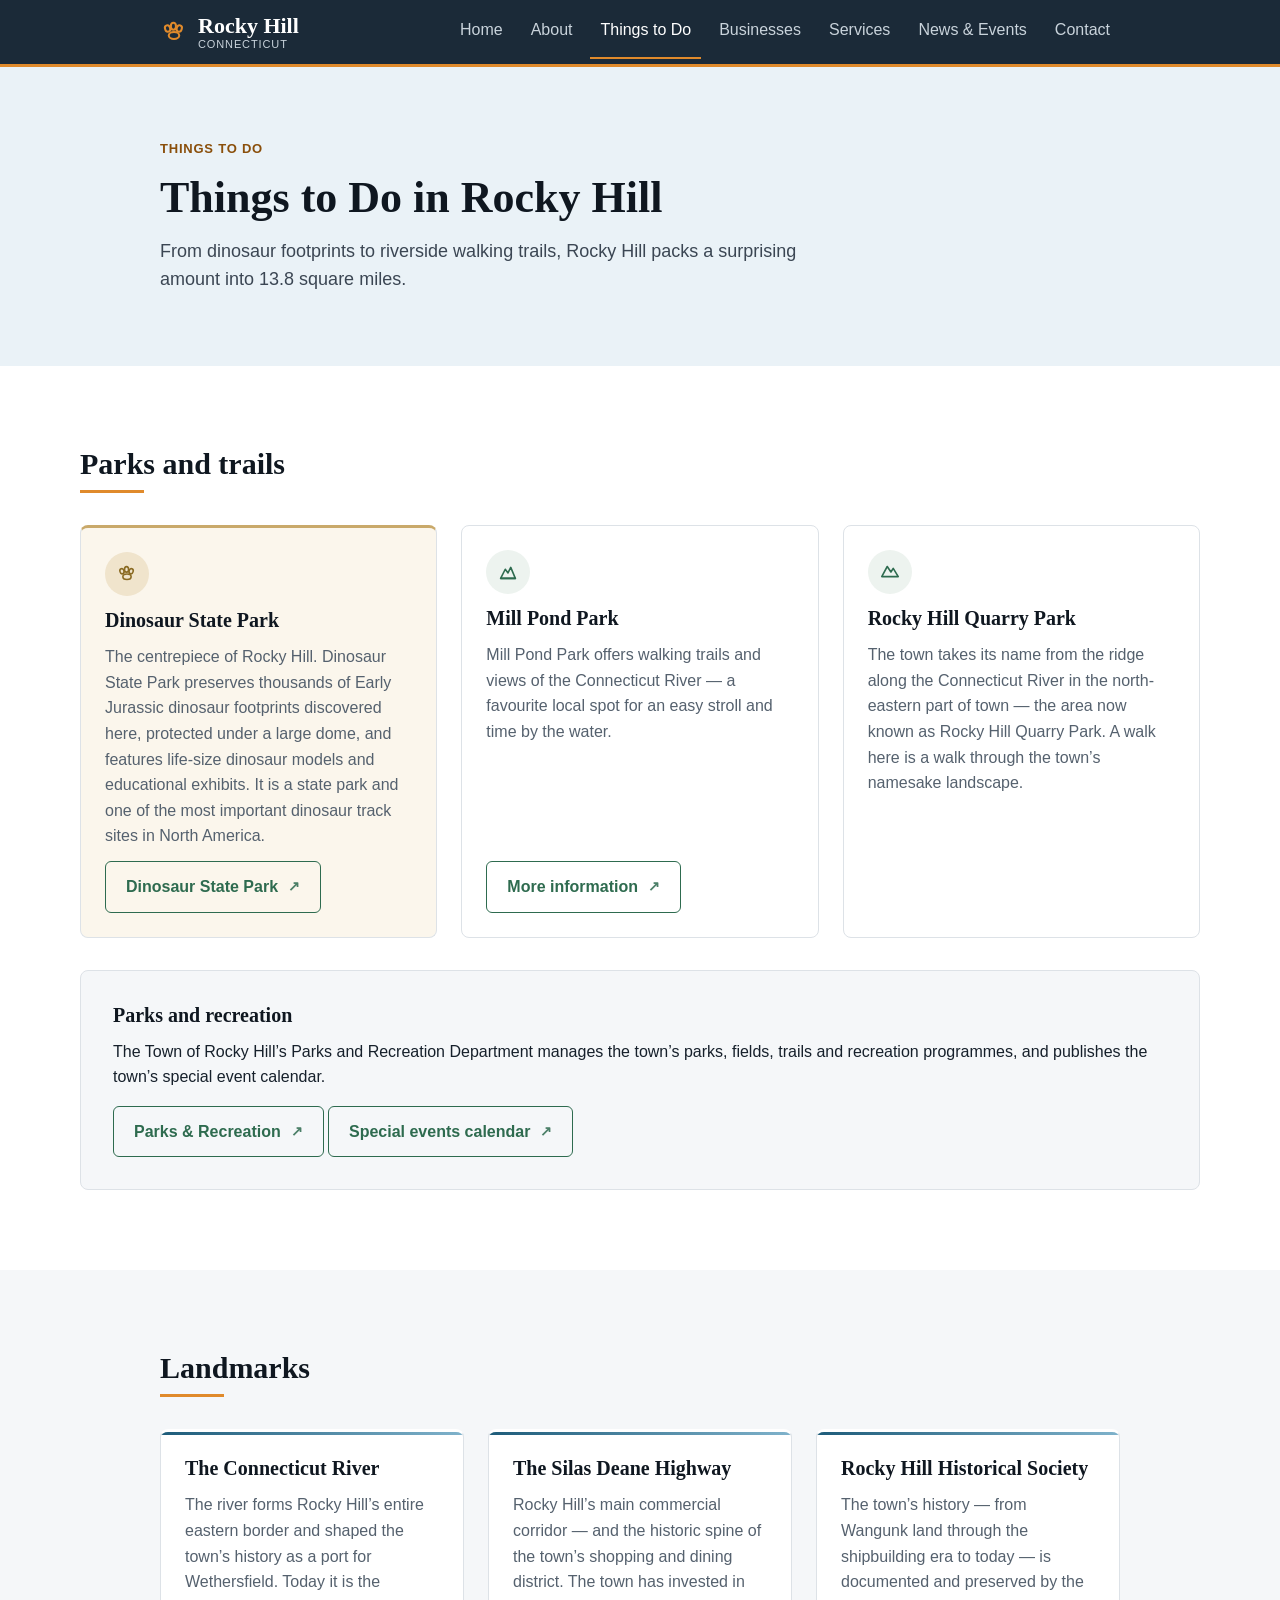
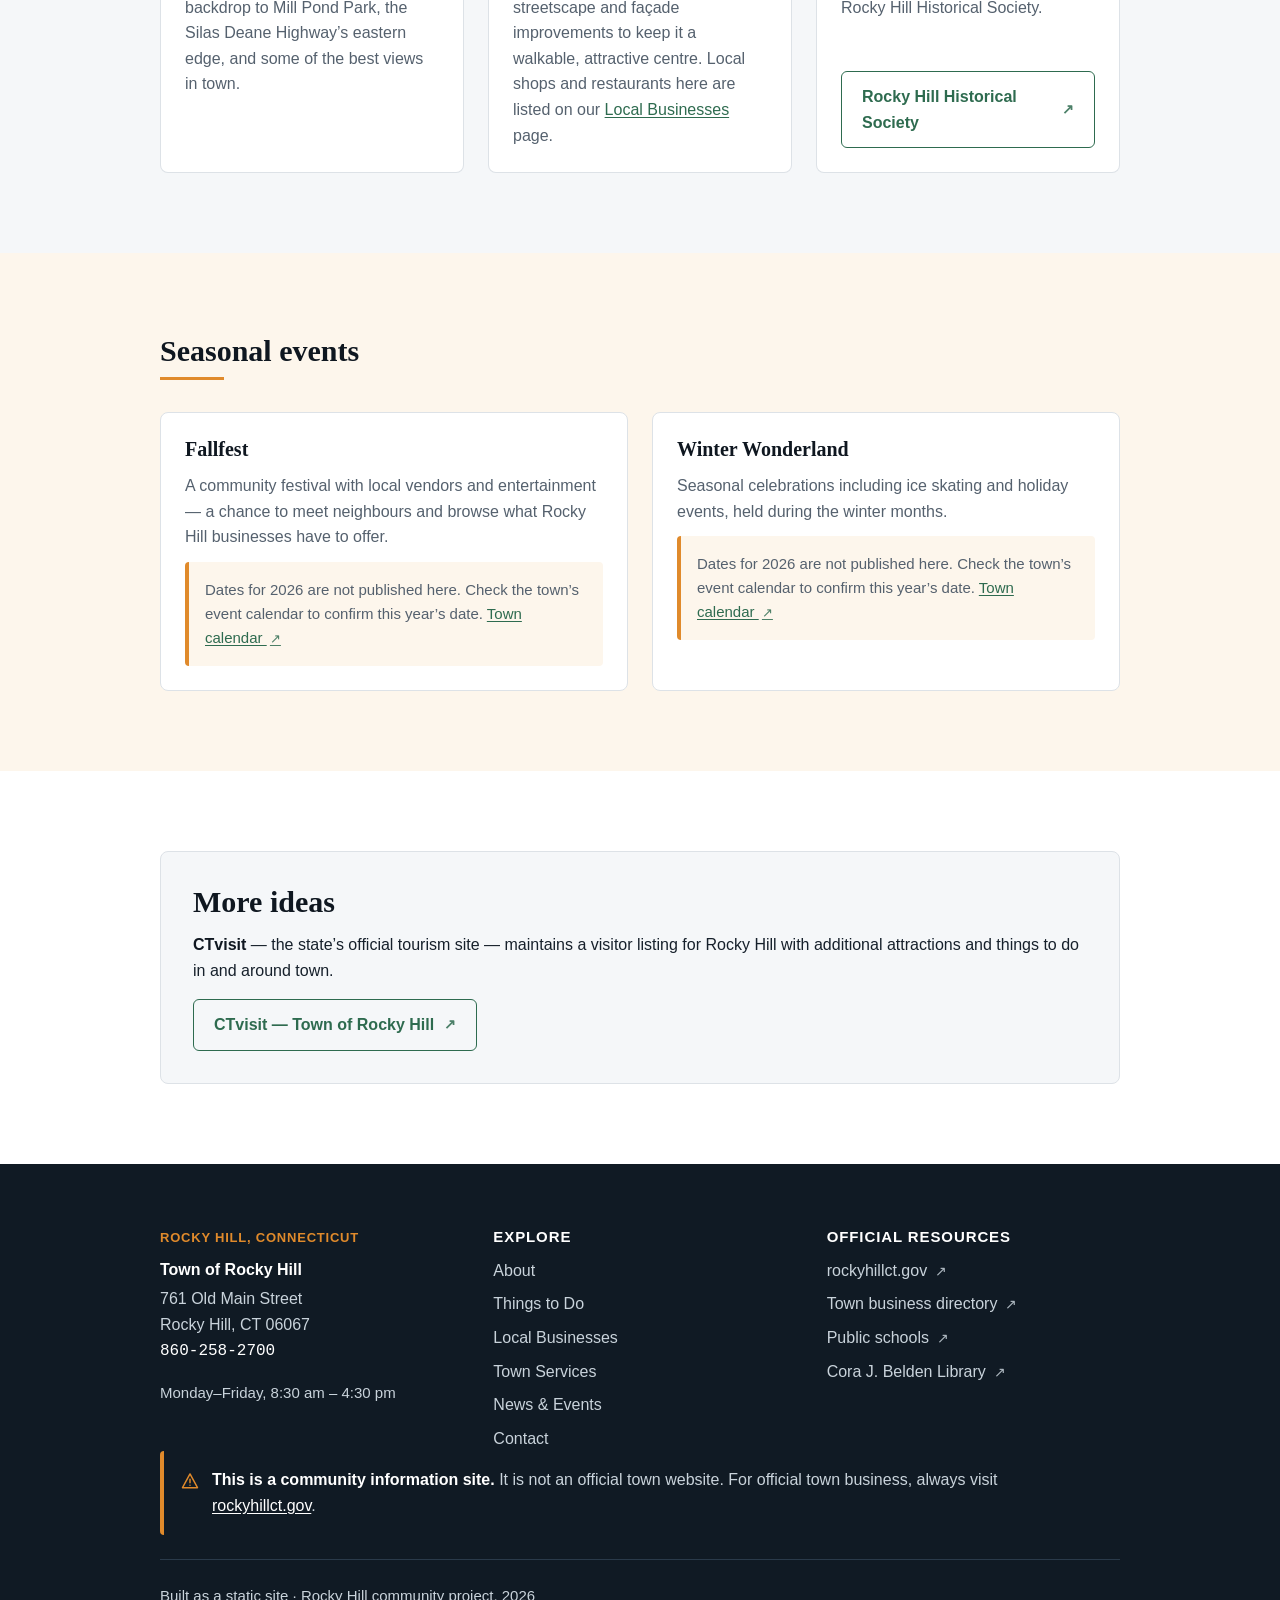
<file: things-to-do.html>
<!DOCTYPE html>
<html lang="en">
<head>
<meta charset="utf-8">
<meta name="viewport" content="width=device-width, initial-scale=1">
<title>Things to Do in Rocky Hill, CT — Parks, Trails, Landmarks &amp; Events</title>
<meta name="description" content="Dinosaur State Park, Mill Pond Park and the Connecticut River, Rocky Hill's landmarks, and seasonal community events like Fallfest and Winter Wonderland.">
<link rel="canonical" href="https://springteasers.github.io/rocky-hill-community/things-to-do.html">
<meta name="theme-color" content="#1B2A38">

<meta property="og:type" content="website">
<meta property="og:site_name" content="Rocky Hill, Connecticut — Community Site">
<meta property="og:title" content="Things to Do in Rocky Hill, CT — Parks, Trails, Landmarks &amp; Events">
<meta property="og:description" content="Dinosaur State Park, Mill Pond Park and the Connecticut River, Rocky Hill's landmarks, and seasonal community events like Fallfest and Winter Wonderland.">
<meta property="og:url" content="https://springteasers.github.io/rocky-hill-community/things-to-do.html">
<meta property="og:locale" content="en_US">
<meta name="twitter:card" content="summary">

<link rel="stylesheet" href="assets/styles.css">
<link rel="icon" href="favicon.svg" type="image/svg+xml">
<script src="assets/main.js" defer></script>
</head>
<body>

<a class="skip-link" href="#main">Skip to main content</a>

<header class="site-header">
  <div class="container header-inner">
    <a class="brand" href="index.html">
      <svg class="brand__mark" aria-hidden="true" focusable="false" width="28" height="28" viewBox="0 0 24 24" fill="none" stroke="currentColor" stroke-width="1.75" stroke-linecap="round" stroke-linejoin="round">
        <ellipse cx="12" cy="15" rx="4.5" ry="3"/>
        <ellipse cx="6.5" cy="9" rx="2.2" ry="2.8" transform="rotate(-18 6.5 9)"/>
        <ellipse cx="11.5" cy="7" rx="2.2" ry="3"/>
        <ellipse cx="16.5" cy="9" rx="2.2" ry="2.8" transform="rotate(18 16.5 9)"/>
      </svg>
      <span class="brand__text">
        <span class="brand__name">Rocky Hill</span>
        <span class="brand__sub">Connecticut</span>
      </span>
    </a>

    <button class="nav-toggle" aria-expanded="false" aria-controls="site-nav">
      <span class="sr-only">Menu</span>
      <svg class="icon-menu" aria-hidden="true" focusable="false" width="24" height="24" viewBox="0 0 24 24" fill="none" stroke="currentColor" stroke-width="1.75" stroke-linecap="round"><path d="M4 7h16M4 12h16M4 17h16"/></svg>
      <svg class="icon-close" aria-hidden="true" focusable="false" width="24" height="24" viewBox="0 0 24 24" fill="none" stroke="currentColor" stroke-width="1.75" stroke-linecap="round"><path d="M6 6l12 12M18 6L6 18"/></svg>
    </button>

    <nav id="site-nav" class="nav" aria-label="Main">
      <ul>
        <li><a href="index.html">Home</a></li>
        <li><a href="about.html">About</a></li>
        <li><a href="things-to-do.html" aria-current="page">Things to Do</a></li>
        <li><a href="businesses.html">Businesses</a></li>
        <li><a href="services.html">Services</a></li>
        <li><a href="news.html">News &amp; Events</a></li>
        <li><a href="contact.html">Contact</a></li>
      </ul>
    </nav>
  </div>
</header>

<main id="main">

  <section class="page-header">
    <div class="container">
      <p class="eyebrow">Things to Do</p>
      <h1>Things to Do in Rocky Hill</h1>
      <p class="lead">From dinosaur footprints to riverside walking trails, Rocky Hill packs a surprising amount into 13.8 square miles.</p>
    </div>
  </section>

  <section class="band" aria-labelledby="parks">
    <div class="container container--wide">
      <div class="section-head">
        <h2 id="parks">Parks and trails</h2>
        <hr class="rule">
      </div>

      <div class="card-grid">
        <article class="card card--track">
          <div class="medallion" aria-hidden="true">
            <svg viewBox="0 0 24 24" width="22" height="22" fill="none" stroke="currentColor" stroke-width="1.75" stroke-linecap="round" stroke-linejoin="round">
              <ellipse cx="12" cy="15" rx="4.5" ry="3"/>
              <ellipse cx="6.5" cy="9" rx="2.2" ry="2.8" transform="rotate(-18 6.5 9)"/>
              <ellipse cx="11.5" cy="7" rx="2.2" ry="3"/>
              <ellipse cx="16.5" cy="9" rx="2.2" ry="2.8" transform="rotate(18 16.5 9)"/>
            </svg>
          </div>
          <h3>Dinosaur State Park</h3>
          <p>The centrepiece of Rocky Hill. Dinosaur State Park preserves thousands of Early Jurassic dinosaur footprints discovered here, protected under a large dome, and features life-size dinosaur models and educational exhibits. It is a state park and one of the most important dinosaur track sites in North America.</p>
          <a class="btn btn--outline" href="https://portal.ct.gov/deep" target="_blank" rel="noopener">Dinosaur State Park <span class="ext" aria-hidden="true">&#8599;</span></a>
        </article>

        <article class="card">
          <div class="medallion" aria-hidden="true">
            <svg viewBox="0 0 24 24" width="22" height="22" fill="none" stroke="currentColor" stroke-width="1.75" stroke-linecap="round" stroke-linejoin="round">
              <path d="M4 19 9 9l3 4 3-6 5 12Z"/>
              <path d="M4 19h16"/>
            </svg>
          </div>
          <h3>Mill Pond Park</h3>
          <p>Mill Pond Park offers walking trails and views of the Connecticut River — a favourite local spot for an easy stroll and time by the water.</p>
          <a class="btn btn--outline" href="https://www.rockyhillct.gov/211/Parks-Recreation" target="_blank" rel="noopener">More information <span class="ext" aria-hidden="true">&#8599;</span></a>
        </article>

        <article class="card">
          <div class="medallion" aria-hidden="true">
            <svg viewBox="0 0 24 24" width="22" height="22" fill="none" stroke="currentColor" stroke-width="1.75" stroke-linecap="round" stroke-linejoin="round">
              <path d="M3 17 9 6l4 6 2.5-4L21 17Z"/>
            </svg>
          </div>
          <h3>Rocky Hill Quarry Park</h3>
          <p>The town takes its name from the ridge along the Connecticut River in the north-eastern part of town — the area now known as Rocky Hill Quarry Park. A walk here is a walk through the town&rsquo;s namesake landscape.</p>
        </article>
      </div>

      <div class="panel" style="margin-top:2rem">
        <h3>Parks and recreation</h3>
        <p>The Town of Rocky Hill&rsquo;s Parks and Recreation Department manages the town&rsquo;s parks, fields, trails and recreation programmes, and publishes the town&rsquo;s special event calendar.</p>
        <p>
          <a class="btn btn--outline" href="https://www.rockyhillct.gov/211/Parks-Recreation" target="_blank" rel="noopener">Parks &amp; Recreation <span class="ext" aria-hidden="true">&#8599;</span></a>
          <a class="btn btn--outline" href="https://www.rockyhillct.gov/calendar.aspx" target="_blank" rel="noopener">Special events calendar <span class="ext" aria-hidden="true">&#8599;</span></a>
        </p>
      </div>
    </div>
  </section>

  <section class="band band--surface" aria-labelledby="landmarks">
    <div class="container">
      <div class="section-head">
        <h2 id="landmarks">Landmarks</h2>
        <hr class="rule">
      </div>

      <div class="card-grid" style="grid-template-columns:repeat(auto-fit,minmax(300px,1fr))">
        <article class="card card--river">
          <h3>The Connecticut River</h3>
          <p>The river forms Rocky Hill&rsquo;s entire eastern border and shaped the town&rsquo;s history as a port for Wethersfield. Today it is the backdrop to Mill Pond Park, the Silas Deane Highway&rsquo;s eastern edge, and some of the best views in town.</p>
        </article>

        <article class="card card--river">
          <h3>The Silas Deane Highway</h3>
          <p>Rocky Hill&rsquo;s main commercial corridor — and the historic spine of the town&rsquo;s shopping and dining district. The town has invested in streetscape and fa&ccedil;ade improvements to keep it a walkable, attractive centre. Local shops and restaurants here are listed on our <a href="businesses.html">Local Businesses</a> page.</p>
        </article>

        <article class="card card--river">
          <h3>Rocky Hill Historical Society</h3>
          <p>The town&rsquo;s history — from Wangunk land through the shipbuilding era to today — is documented and preserved by the Rocky Hill Historical Society.</p>
          <a class="btn btn--outline" href="http://www.rhhistory.org" target="_blank" rel="noopener">Rocky Hill Historical Society <span class="ext" aria-hidden="true">&#8599;</span></a>
        </article>
      </div>
    </div>
  </section>

  <section class="band band--notice" aria-labelledby="seasonal">
    <div class="container">
      <div class="section-head">
        <h2 id="seasonal">Seasonal events</h2>
        <hr class="rule">
      </div>

      <div class="event-layout">
        <article class="card event-card">
          <h3>Fallfest</h3>
          <p>A community festival with local vendors and entertainment — a chance to meet neighbours and browse what Rocky Hill businesses have to offer.</p>
          <div class="notice notice--inline">
            <div>
              <p>Dates for 2026 are not published here. Check the town&rsquo;s event calendar to confirm this year&rsquo;s date.
                <a href="https://www.rockyhillct.gov/calendar.aspx" target="_blank" rel="noopener">Town calendar <span class="ext" aria-hidden="true">&#8599;</span></a></p>
            </div>
          </div>
        </article>

        <article class="card event-card">
          <h3>Winter Wonderland</h3>
          <p>Seasonal celebrations including ice skating and holiday events, held during the winter months.</p>
          <div class="notice notice--inline">
            <div>
              <p>Dates for 2026 are not published here. Check the town&rsquo;s event calendar to confirm this year&rsquo;s date.
                <a href="https://www.rockyhillct.gov/calendar.aspx" target="_blank" rel="noopener">Town calendar <span class="ext" aria-hidden="true">&#8599;</span></a></p>
            </div>
          </div>
        </article>
      </div>
    </div>
  </section>

  <section class="band" aria-labelledby="more-ideas">
    <div class="container">
      <div class="panel">
        <h2 id="more-ideas">More ideas</h2>
        <p><strong>CTvisit</strong> — the state&rsquo;s official tourism site — maintains a visitor listing for Rocky Hill with additional attractions and things to do in and around town.</p>
        <p><a class="btn btn--outline" href="https://ctvisit.com/listings/town-rocky-hill" target="_blank" rel="noopener">CTvisit — Town of Rocky Hill <span class="ext" aria-hidden="true">&#8599;</span></a></p>
      </div>
    </div>
  </section>

</main>

<footer class="site-footer">
  <div class="container footer-grid">
    <div>
      <p class="footer__eyebrow">Rocky Hill, Connecticut</p>
      <p class="footer__org">Town of Rocky Hill</p>
      <address>761 Old Main Street<br>Rocky Hill, CT&nbsp;06067</address>
      <p><a class="footer__tel" href="tel:+18602582700">860-258-2700</a></p>
      <p class="meta">Monday&ndash;Friday, 8:30&nbsp;am&nbsp;&ndash;&nbsp;4:30&nbsp;pm</p>
    </div>

    <nav aria-label="Site sections">
      <h2 class="footer__head">Explore</h2>
      <ul class="footer__links">
        <li><a href="about.html">About</a></li>
        <li><a href="things-to-do.html">Things to Do</a></li>
        <li><a href="businesses.html">Local Businesses</a></li>
        <li><a href="services.html">Town Services</a></li>
        <li><a href="news.html">News &amp; Events</a></li>
        <li><a href="contact.html">Contact</a></li>
      </ul>
    </nav>

    <div>
      <h2 class="footer__head">Official resources</h2>
      <ul class="footer__links">
        <li><a href="https://www.rockyhillct.gov/" target="_blank" rel="noopener">rockyhillct.gov <span class="ext" aria-hidden="true">&#8599;</span></a></li>
        <li><a href="https://www.rockyhillct.gov/562/Business-Directory" target="_blank" rel="noopener">Town business directory <span class="ext" aria-hidden="true">&#8599;</span></a></li>
        <li><a href="https://www.rockyhillps.com/" target="_blank" rel="noopener">Public schools <span class="ext" aria-hidden="true">&#8599;</span></a></li>
        <li><a href="https://rhctlibrary.org/" target="_blank" rel="noopener">Cora J. Belden Library <span class="ext" aria-hidden="true">&#8599;</span></a></li>
      </ul>
    </div>
  </div>

  <div class="container">
    <div class="notice notice--dark">
      <svg class="notice__icon" aria-hidden="true" focusable="false" width="20" height="20" viewBox="0 0 24 24" fill="none" stroke="currentColor" stroke-width="1.75" stroke-linecap="round" stroke-linejoin="round">
        <path d="M12 3.5 21 20H3l9-16.5Z"/>
        <path d="M12 10v4M12 17h.01"/>
      </svg>
      <div>
        <p><strong>This is a community information site.</strong> It is not an official town website. For official town business, always visit <a href="https://www.rockyhillct.gov/" target="_blank" rel="noopener">rockyhillct.gov</a>.</p>
      </div>
    </div>
    <p class="footer__fine">Built as a static site &middot; Rocky Hill community project, 2026</p>
  </div>
</footer>

</body>
</html>
</file>
<file: assets/styles.css>
/* ==========================================================================
   Rocky Hill Community Site — Design System
   File: styles.css
   Author: Web Designer · 2026-10-06
   Target: https://springteasers.github.io/rocky-hill-community/

   Plain CSS. No framework, no build step, no @import, no web fonts.
   Fonts are the system stack. Icons are inline SVG. Total image weight: 0 bytes.

   Frontend note: the only sanctioned edit to this file is the `.js` guard on the
   mobile nav block in section 3 — see the comment there.
   ========================================================================== */


/* ==========================================================================
   1. DESIGN TOKENS
   ========================================================================== */

:root{
  /* --- Colour: brand ------------------------------------------------ */
  --brand:            #E08A2B;   /* decoration only — 2.68:1 on white, never text */
  --brand-strong:     #6E3E08;   /* hover of --brand-text */
  --brand-text:       #8A4F0B;   /* amber that is safe as text (6.55:1 on white) */

  /* --- Colour: accent (green) --------------------------------------- */
  --accent:           #2E6B4F;   /* 6.30:1 on white */
  --accent-hover:     #245842;   /* 8.24:1 on white */
  --accent-ring:      rgba(46,107,79,.35);

  /* --- Colour: water ------------------------------------------------- */
  --water:            #1E5C7A;
  --sand-500:         #C9A96A;
  --sand-200:         #F0E4CC;
  --track:            #C9A96A;
  --amber-100:        #F3D9B6;

  /* --- Colour: surfaces --------------------------------------------- */
  --bg:               #FFFFFF;
  --bg-alt:           #F5F7F9;
  --bg-fresh:         #EDF3EF;   /* green-50 */
  --bg-water:         #EAF2F7;   /* water-50 */
  --bg-notice:        #FDF6EC;   /* amber-50 */
  --bg-track:         #FBF6EC;   /* dinosaur card */
  --bg-dark:          #1B2A38;
  --bg-darker:        #101A24;

  /* --- Colour: text -------------------------------------------------- */
  --fg:               #16202B;
  --fg-strong:        #0F1720;
  --fg-soft:          #3B4653;
  --fg-muted:         #55616E;
  --fg-on-dark:       #FFFFFF;
  --fg-on-dark-mut:   #C9D3DB;   /* 8.60:1 on #101A24 */
  --fg-accent:        #8A4F0B;   /* eyebrow text */
  --fg-accent-dark:   #E08A2B;   /* 5.46:1 on dark */

  /* --- Colour: borders ----------------------------------------------- */
  --border:           #DDE2E7;
  --border-strong:    #B9C2CB;
  --border-dark:      #2A3A4A;

  /* --- Typography ---------------------------------------------------- */
  --font-display: Georgia, "Times New Roman", Times, serif;
  --font-body:    -apple-system, BlinkMacSystemFont, "Segoe UI", Roboto,
                  "Helvetica Neue", Arial, sans-serif;
  --font-mono:    ui-monospace, SFMono-Regular, "SF Mono", Menlo, Consolas,
                  "Liberation Mono", monospace;

  --fs-display: clamp(2.75rem, 6vw, 4.4rem);
  --fs-h1:      clamp(1.75rem, 4.5vw, 2.75rem);
  --fs-h2:      clamp(1.375rem, 3vw, 1.875rem);
  --fs-h3:      1.25rem;
  --fs-lg:      1.125rem;
  --fs-body:    1rem;
  --fs-sm:      .9375rem;
  --fs-xs:      .8125rem;
  --fs-stat:    2.5rem;
  --fs-tel:     clamp(1.75rem, 5vw, 2.5rem);

  /* --- Layout -------------------------------------------------------- */
  --w-prose:   68ch;
  --w-content: 1040px;
  --w-wide:    1200px;
  --gutter:    clamp(1rem, 4vw, 2.5rem);
  --header-h:  4rem;

  /* --- Spacing / radius / shadow ------------------------------------- */
  --sp-1:.25rem; --sp-2:.5rem;  --sp-3:.75rem; --sp-4:1rem;
  --sp-5:1.5rem; --sp-6:2rem;   --sp-7:3rem;   --sp-8:4rem;

  --r-sm:.25rem; --r-md:.375rem; --r-lg:.5rem; --r-pill:999px;

  --shadow-sm:0 1px 2px rgba(22,32,43,.06);
  --shadow-md:0 2px 10px rgba(22,32,43,.06);
  --shadow-lg:0 8px 24px rgba(22,32,43,.10);
}


/* ==========================================================================
   2. RESET & BASE
   ========================================================================== */

*, *::before, *::after{ box-sizing:border-box; }

html{
  scroll-behavior:smooth;
  -webkit-text-size-adjust:100%;
}

body{
  margin:0;
  font-family:var(--font-body);
  font-size:var(--fs-body);
  line-height:1.6;
  color:var(--fg);
  background:var(--bg);
  display:flex;
  flex-direction:column;
  min-height:100vh;
}

h1, h2, h3{
  font-family:var(--font-display);
  color:var(--fg-strong);
  line-height:1.2;
  margin:0 0 .75rem;
  text-wrap:balance;
}

h1{ font-size:var(--fs-h1); }
h2{ font-size:var(--fs-h2); }
h3{ font-size:var(--fs-h3); }

p{ margin:0 0 var(--sp-4); }
p:last-child{ margin-bottom:0; }

a{ color:var(--accent); text-underline-offset:.15em; }
a:hover{ color:var(--accent-hover); }

img, svg{ max-width:100%; }

address{ font-style:normal; }

strong{ font-weight:650; color:var(--fg-strong); }

ul, ol{ margin:0 0 var(--sp-4); padding-left:1.25rem; }
li{ margin-bottom:.25rem; }

hr{ border:0; border-top:1px solid var(--border); margin:var(--sp-6) 0; }

/* ==========================================================================
   3. SKIP LINK, HEADER & NAV
   ========================================================================== */

.skip-link{
  position:absolute; left:-9999px; top:0; z-index:200;
  background:var(--brand-strong); color:#fff; padding:.75rem 1.25rem;
  font-weight:600; border-radius:0 0 .375rem 0;
}
.skip-link:focus{ left:0; }

.site-header{
  position:sticky; top:0; z-index:100;
  background:var(--bg-dark);
  border-bottom:3px solid var(--brand);
}

.header-inner{
  display:flex; align-items:center; justify-content:space-between;
  gap:var(--sp-4); min-height:var(--header-h);
}

.brand{
  display:flex; align-items:center; gap:.625rem;
  text-decoration:none; color:#fff; padding-block:.5rem;
}
.brand__mark{ color:var(--fg-accent-dark); flex:0 0 auto; }
.brand__text{ display:flex; flex-direction:column; line-height:1.1; }
.brand__name{
  font-family:var(--font-display); font-size:22px; font-weight:600; color:#fff;
}
.brand__sub{
  font-size:11px; text-transform:uppercase; letter-spacing:.08em;
  color:var(--fg-on-dark-mut);
}

.nav ul{
  list-style:none; margin:0; padding:0;
  display:flex; align-items:center; gap:var(--sp-2);
}
.nav a{
  display:flex; align-items:center;
  padding:1rem .625rem;
  color:var(--fg-on-dark-mut); text-decoration:none; font-weight:500;
  min-height:44px;
}
.nav a:hover{ color:#fff; }
.nav a[aria-current="page"]{
  color:#fff; box-shadow:inset 0 -2px 0 var(--brand);
}

.nav-toggle{ display:none; }
.nav-toggle .icon-close{ display:none; }
.nav-toggle[aria-expanded="true"] .icon-menu{ display:none; }
.nav-toggle[aria-expanded="true"] .icon-close{ display:block; }

/* --- Mobile nav. Gated behind .js so a visitor with no JS still gets the
       stacked nav instead of a dead hamburger (see 07-interaction-and-js.md). */
@media (max-width:799px){
  .js .nav-toggle{
    display:inline-flex; align-items:center; justify-content:center;
    width:44px; height:44px; background:none; border:0; color:#fff;
    cursor:pointer; border-radius:.375rem;
  }
  .js .nav{ display:none; }
  .js .nav.is-open{
    display:block; position:absolute; left:0; right:0; top:100%;
    background:var(--bg-dark); border-bottom:3px solid var(--brand);
    padding:var(--sp-3) 0 var(--sp-5);
  }
  .js .nav.is-open ul{
    flex-direction:column; align-items:stretch; gap:0; padding-inline:var(--gutter);
  }
  .js .nav.is-open a{ padding:.875rem .25rem; border-bottom:1px solid var(--border-dark); }
  .js .nav.is-open a[aria-current="page"]{ box-shadow:inset 3px 0 0 var(--brand); padding-left:.75rem; }
  .js .header-inner{ position:relative; }
}


/* ==========================================================================
   4. CONTAINERS & HELPERS
   ========================================================================== */

.container{
  width:100%; max-width:var(--w-content); margin-inline:auto;
  padding-inline:var(--gutter);
}
.container--wide{ max-width:var(--w-wide); }
.container--prose{ max-width:var(--w-prose); }

.sr-only{
  position:absolute; width:1px; height:1px; padding:0; margin:-1px;
  overflow:hidden; clip:rect(0 0 0 0); white-space:nowrap; border:0;
}

.lead{
  font-size:var(--fs-lg); color:var(--fg-soft); line-height:1.6;
  max-width:var(--w-prose);
}

.meta{ font-size:var(--fs-sm); color:var(--fg-muted); }

.tabular{ font-variant-numeric:tabular-nums lining-nums; }
.display-nums{ font-variant-numeric:oldstyle-nums proportional-nums; }

main{ display:block; }

.band{ padding-block:clamp(3rem,8vw,5rem); }
.band--tight{ padding-block:clamp(2rem,5vw,3rem); }
.band--fresh{ background:var(--bg-fresh); }
.band--water{ background:var(--bg-water); }
.band--notice{ background:var(--bg-notice); }
.band--surface{ background:var(--bg-alt); }

.rule{
  width:64px; height:3px; background:var(--brand); border:0;
  margin:0 0 var(--sp-6);
}

/* ==========================================================================
   5. EYEBROW & PAGE HEADER
   ========================================================================== */

.eyebrow{
  font-size:var(--fs-xs); font-weight:600; text-transform:uppercase;
  letter-spacing:.06em; color:var(--fg-accent); margin:0 0 .75rem;
}

.page-header{ background:var(--bg-water); padding-block:clamp(2.5rem,6vw,4.5rem); }
.page-header .lead{ max-width:var(--w-prose); }

.hero{
  background:linear-gradient(135deg,#1B2A38 0%,#243A4C 100%);
  color:#fff; padding-block:clamp(3rem,8vw,5.5rem);
}
.hero h1, .hero h2{ color:#fff; }
.hero__grid{
  display:grid; grid-template-columns:minmax(0,1.35fr) minmax(0,1fr);
  gap:clamp(2rem,5vw,4rem); align-items:center;
}
.hero__eyebrow{
  font-size:var(--fs-xs); font-weight:600; text-transform:uppercase;
  letter-spacing:.06em; color:var(--brand); margin:0 0 .75rem;
}
.hero h1{ font-size:var(--fs-display); margin-bottom:var(--sp-5); max-width:16ch; }
.hero p{ color:#E4EAF0; max-width:56ch; }
.hero__lead{ font-size:var(--fs-lg); }
.hero__actions{
  display:flex; flex-wrap:wrap; gap:var(--sp-3); margin-top:var(--sp-6);
}
.hero__art{ width:100%; height:auto; }

/* ==========================================================================
   6. BUTTONS & LINKS
   ========================================================================== */

.btn{
  display:inline-flex; align-items:center; justify-content:center; gap:.4rem;
  padding:.75rem 1.25rem; min-height:44px;
  border-radius:var(--r-md); font-weight:600; font-size:1rem;
  font-family:inherit; text-decoration:none; cursor:pointer;
  border:1px solid transparent; transition:background-color .15s ease, color .15s ease, border-color .15s ease;
}

.btn--primary{ background:var(--brand-text); color:#fff; }
.btn--primary:hover{ background:var(--brand-strong); color:#fff; }

.btn--green{ background:var(--accent); color:#fff; }
.btn--green:hover{ background:var(--accent-hover); color:#fff; }

.btn--ghost{
  background:transparent; color:#fff; border-color:rgba(255,255,255,.35);
}
.btn--ghost:hover{ background:rgba(255,255,255,.08); color:#fff; }

.btn--outline{
  background:transparent; color:var(--accent); border-color:var(--accent);
}
.btn--outline:hover{ background:var(--bg-fresh); border-color:var(--accent-hover); color:var(--accent-hover); }

.btn:focus-visible{ box-shadow:0 0 0 5px var(--accent-ring); }

.ext{ font-size:.85em; margin-left:.25em; opacity:.85; }

.textlink{ font-weight:600; }

/* ==========================================================================
   7. CARDS
   ========================================================================== */

.card{
  background:var(--bg); border:1px solid var(--border); border-radius:var(--r-lg);
  padding:1.5rem; display:flex; flex-direction:column; gap:.75rem;
}
.card:hover{ border-color:var(--border-strong); box-shadow:var(--shadow-md); }
.card h3{ margin:0; }
.card p{ margin:0; color:var(--fg-muted); }
.card .btn{ margin-top:auto; align-self:flex-start; }
.card__time{ font-size:var(--fs-sm); color:var(--fg-muted); margin:0; }

.card--track{ background:var(--bg-track); border-top:3px solid var(--track); }
.card--track .medallion{ background:var(--sand-200); color:#8A6A22; }

.card--river{ position:relative; border-top:3px solid transparent; overflow:hidden; }
.card--river::before{
  content:""; position:absolute; top:0; left:0; right:0; height:3px;
  background:linear-gradient(90deg,var(--water) 0%,#7FB2CB 100%);
}

.card-grid{
  display:grid; gap:var(--sp-5);
  grid-template-columns:repeat(auto-fit,minmax(280px,1fr));
}

.quicklink{
  display:flex; flex-direction:column; gap:.5rem;
  background:var(--bg); border:1px solid var(--border); border-radius:var(--r-lg);
  padding:1.5rem; text-decoration:none; color:var(--fg);
  transition:transform .15s ease, box-shadow .15s ease, border-color .15s ease;
}
.quicklink:hover{
  transform:translateY(-2px); box-shadow:var(--shadow-lg);
  border-color:var(--border-strong); color:var(--fg);
}
.quicklink h3{ margin:0; }
.quicklink p{ margin:0; color:var(--fg-muted); font-size:var(--fs-sm); }
.quicklink__go{ color:var(--accent); font-weight:600; margin-top:auto; padding-top:.5rem; }
.quicklink:hover .quicklink__go span{ transition:transform .15s ease; }
.quicklink:hover .quicklink__go{ color:var(--accent-hover); }
@media (prefers-reduced-motion:reduce){
  .quicklink{ transition:none; }
  .quicklink:hover{ transform:none; }
}

.medallion{
  width:44px; height:44px; border-radius:50%; background:var(--bg-fresh);
  display:flex; align-items:center; justify-content:center;
  color:var(--accent); flex:0 0 auto;
}

.story-band{ display:grid; gap:var(--sp-6); grid-template-columns:1fr; }
.story{
  border-top:3px solid var(--brand); padding-top:var(--sp-4);
}
.story h3{ margin-bottom:.5rem; }
.story p{ color:var(--fg-muted); }
@media (min-width:640px){
  .story-band{ grid-template-columns:55fr 45fr; align-items:start; }
  .story--wide{ grid-column:1 / -1; }
}

/* ==========================================================================
   8. PANELS, NOTICES, CONTACT BLOCK
   ========================================================================== */

.panel{
  background:var(--bg-alt); border:1px solid var(--border); border-radius:var(--r-lg);
  padding:clamp(1.25rem,3vw,2rem);
}
.panel > :last-child{ margin-bottom:0; }
.panel + .panel{ margin-top:1.5rem; }
.panel h3{ margin-top:0; }
.panel-grid{ display:grid; gap:var(--sp-5); grid-template-columns:1fr; }
@media (min-width:800px){
  .panel-grid{ grid-template-columns:1fr 1fr; align-items:start; }
}
.panel-grid .panel + .panel{ margin-top:0; }

.notice{
  background:var(--bg-notice); border-left:4px solid var(--brand);
  border-radius:var(--r-sm); padding:1rem 1.25rem 1rem 1rem;
  display:flex; gap:.75rem; color:var(--fg-muted);
}
.notice > div{ min-width:0; }
.notice__icon{ flex:0 0 auto; color:var(--brand-text); margin-top:.2rem; }
.notice p{ margin:0; }
.notice strong{ color:var(--fg-strong); }

.notice--inline{ margin:0; font-size:var(--fs-sm); }

.notice--dark{
  background:transparent; border-left-color:var(--brand);
  color:var(--fg-on-dark-mut);
}
.notice--dark .notice__icon{ color:var(--brand); }
.notice--dark strong{ color:#fff; }
.notice--dark a{ color:#fff; text-decoration:underline; }

.notice--prominent{ padding:clamp(1.5rem,4vw,2.5rem); font-size:var(--fs-lg); margin-top:1rem; }
.notice--prominent > div > p{ max-width:68ch; }
.notice--prominent h2{ margin-top:0; }

.contact-block{
  background:var(--bg); border:1px solid var(--border);
  border-left:4px solid var(--accent); border-radius:var(--r-lg);
  padding:clamp(1.5rem,4vw,2.5rem);
}
.contact-block h2{ margin-top:0; }
.contact-block__org{
  font-weight:650; font-size:var(--fs-lg); color:var(--fg-strong);
  margin:0 0 .25rem;
}
.contact-block address{ color:var(--fg-muted); }
.contact-block__tel{ margin:0 0 .25rem; }
.contact-block__tel a{
  font-family:var(--font-display); font-size:var(--fs-tel); font-weight:600;
  color:var(--fg-strong); text-decoration:none; white-space:nowrap;
}
.contact-block__tel a:hover{ color:var(--accent); text-decoration:underline; }
.contact-block__grid{ display:grid; grid-template-columns:1fr 1fr; gap:2rem; }
@media (max-width:639px){
  .contact-block__grid{ grid-template-columns:1fr; gap:1rem; }
}

/* ==========================================================================
   9. BUSINESS DIRECTORY CARD
   ========================================================================== */

.biz-grid{
  display:grid; gap:var(--sp-5);
  grid-template-columns:repeat(auto-fit,minmax(320px,1fr));
  align-items:stretch;
}
.biz-card{
  background:var(--bg-alt); border:1px solid var(--border); border-radius:var(--r-lg);
  padding:1.5rem; display:flex; flex-direction:column; gap:.625rem;
}
.biz-card h3{ margin:0; }
.biz-card > p{ margin:0; color:var(--fg-muted); font-size:var(--fs-sm); }
.biz-card__address{
  font-size:var(--fs-sm); color:var(--fg-muted);
  display:flex; gap:.5rem; align-items:flex-start;
}
.biz-card__phone{
  font-family:var(--font-mono); font-size:var(--fs-sm); white-space:nowrap;
  display:flex; gap:.5rem; align-items:center; margin:0;
}
.biz-card__unknown{ display:block; font-size:var(--fs-xs); font-style:italic; color:var(--fg-muted); }
.biz-card .btn{ margin-top:auto; align-self:flex-start; }
.biz-card .icon{ flex:0 0 auto; color:var(--accent); margin-top:.2rem; }
.biz-card--static:hover{ border-color:var(--border); box-shadow:none; }

/* ==========================================================================
   10. FACTS STRIP & STAT CARDS
   ========================================================================== */

.facts{
  list-style:none; margin:0; padding:0; background:var(--bg-fresh);
  display:grid; grid-template-columns:repeat(4,1fr);
  gap:1px; border:1px solid var(--border); border-radius:var(--r-lg); overflow:hidden;
}
.fact{ background:var(--bg-fresh); padding:1.5rem 1.25rem; margin:0; }
.fact__num{
  display:block; font-family:var(--font-display); font-size:var(--fs-stat);
  font-weight:600; color:var(--fg-strong); line-height:1.1;
}
.fact__label{
  display:block; font-size:var(--fs-xs); font-weight:600; text-transform:uppercase;
  letter-spacing:.06em; color:var(--fg-muted); margin-top:.25rem;
}
.fact__note{ display:block; font-size:var(--fs-sm); color:var(--fg-muted); margin-top:.25rem; }
.facts__source{ margin-top:.75rem; font-size:var(--fs-xs); color:var(--fg-muted); }
@media (max-width:1039px){ .facts{ grid-template-columns:repeat(2,1fr); } }
@media (max-width:639px){
  .facts{ grid-template-columns:1fr; }
  .fact{ border-left:4px solid var(--brand); }
}

.stat-grid{ display:grid; gap:var(--sp-5); grid-template-columns:1fr; }
@media (min-width:640px){ .stat-grid{ grid-template-columns:repeat(3,1fr); } }
.stat-card{
  background:var(--bg); border:1px solid var(--border); border-radius:var(--r-lg);
  padding:1.5rem;
}
.stat-card__figure{
  display:block; font-family:var(--font-display); font-size:var(--fs-stat);
  font-weight:600; color:var(--fg-strong); line-height:1.1;
}
.stat-card__label{
  display:block; font-size:var(--fs-xs); font-weight:600; text-transform:uppercase;
  letter-spacing:.06em; color:var(--fg-muted); margin:.25rem 0 .625rem;
}
.stat-card p{ margin:0; color:var(--fg-muted); font-size:var(--fs-sm); }

/* ==========================================================================
   11. TIMELINE
   ========================================================================== */

.timeline{
  list-style:none; margin:0; padding:0 0 0 2rem;
  border-left:2px solid var(--border);
  display:flex; flex-direction:column; gap:2.5rem;
}
.timeline li{ position:relative; display:grid; grid-template-columns:6rem 1fr; gap:1.5rem; margin:0; }
.timeline li::before{
  content:""; position:absolute; left:-2.4rem; top:.5rem;
  width:.75rem; height:.75rem; border-radius:50%;
  background:var(--brand); box-shadow:0 0 0 3px var(--bg);
}
.timeline time{
  font-family:var(--font-display); font-size:var(--fs-stat);
  font-weight:600; color:var(--fg-strong); line-height:1.1;
}
.timeline h3{ margin-bottom:.375rem; }
.timeline p{ margin:0; color:var(--fg-muted); }
@media (max-width:639px){
  .timeline li{ grid-template-columns:1fr; gap:.25rem; }
}

/* ==========================================================================
   12. TABLES
   ========================================================================== */

.table{ width:100%; border-collapse:collapse; font-size:var(--fs-sm); }
.table caption{ text-align:left; }
.table th{
  text-align:left; font-size:var(--fs-xs); text-transform:uppercase;
  letter-spacing:.06em; color:var(--fg-muted); font-weight:600;
  padding:.75rem 1rem; border-bottom:2px solid var(--border);
}
.table td{ padding:.75rem 1rem; border-bottom:1px solid var(--border); vertical-align:top; }
.table tbody tr:nth-child(even){ background:var(--bg-fresh); }
.table a{ overflow-wrap:anywhere; }

.table--kv{ width:100%; border-collapse:collapse; font-size:var(--fs-sm); }
.table--kv th{
  text-align:left; font-weight:600; color:var(--fg-muted);
  padding:.75rem 1rem; border-bottom:1px solid var(--border); width:44%;
  background:none; text-transform:none; letter-spacing:0; font-size:var(--fs-sm);
}
.table--kv td{
  padding:.75rem 1rem; border-bottom:1px solid var(--border);
  color:var(--fg-strong); vertical-align:top;
}
.table--kv tr:last-child th, .table--kv tr:last-child td{ border-bottom:0; }
.table--kv .row--highlight th{ background:var(--bg-fresh); }
.table--kv .row--highlight td{ background:var(--bg-fresh); font-weight:700; }

@media (max-width:639px){
  .table-stack thead{ position:absolute; width:1px; height:1px; overflow:hidden; clip:rect(0 0 0 0); }
  .table-stack, .table-stack tbody, .table-stack tr, .table-stack td{ display:block; width:100%; }
  .table-stack tr{
    border:1px solid var(--border); border-radius:var(--r-md);
    margin-bottom:.75rem; padding:.75rem; background:var(--bg)!important;
  }
  .table-stack td{ border:0; padding:.25rem 0; }
  .table-stack td[data-label]::before{
    content:attr(data-label); display:block;
    font-size:var(--fs-xs); font-weight:600; text-transform:uppercase;
    letter-spacing:.06em; color:var(--fg-muted);
  }
  .table--kv, .table--kv tbody, .table--kv tr, .table--kv th, .table--kv td{ display:block; width:100%; }
  .table--kv tr{
    border-bottom:1px solid var(--border); padding:.75rem 0;
  }
  .table--kv tr:last-child{ border-bottom:0; }
  .table--kv th{
    border:0; padding:0 0 .125rem; font-size:var(--fs-xs); text-transform:uppercase;
    letter-spacing:.06em;
  }
  .table--kv td{ border:0; padding:0; }
  .table--kv .row--highlight{ background:var(--bg-fresh); padding-inline:.75rem; border-radius:var(--r-sm); }
}


/* ==========================================================================
   13. LISTS, CHIPS & JUMP BAR
   ========================================================================== */

.deflist{ display:grid; grid-template-columns:auto 1fr; gap:.5rem 1.5rem; margin:0; }
.deflist dt{ font-weight:600; color:var(--fg-strong); }
.deflist dd{ margin:0; color:var(--fg-muted); }
@media (max-width:639px){
  .deflist{ grid-template-columns:1fr; gap:.125rem; }
  .deflist dd{ margin-bottom:.75rem; }
}

.linklist{ list-style:none; margin:0; padding:0; display:flex; flex-direction:column; gap:.5rem; }
.linklist li{ margin:0; }
.linklist a{
  color:var(--accent); text-decoration:underline;
  text-underline-offset:.15em; text-decoration-thickness:1px;
}
.linklist a:hover{ color:var(--accent-hover); text-decoration-thickness:2px; }

.contactlist{ list-style:none; margin:0; padding:0; display:flex; flex-direction:column; gap:.625rem; }
.contactlist li{ margin:0; }
.contactlist a{ text-decoration:underline; text-underline-offset:.15em; }

.bullets{ color:var(--fg-muted); }
.bullets li{ margin-bottom:.5rem; }

.chip{
  display:inline-block; font-size:var(--fs-xs); font-weight:600; text-transform:uppercase;
  letter-spacing:.06em; color:var(--fg-accent); background:var(--bg-notice);
  border:1px solid var(--amber-100); border-radius:var(--r-pill);
  padding:.25rem .625rem; margin:0 0 .5rem;
}
.chip-link{ text-decoration:none; margin:0; }
.chip-link:hover{ background:var(--amber-100); color:var(--fg-accent); }
.chip__count{ font-weight:400; color:var(--fg-muted); }

.jumpbar{
  position:sticky; top:var(--header-h); z-index:90; background:var(--bg);
  border-bottom:1px solid var(--border); padding-block:.75rem;
}
.jumpbar__inner{ display:flex; flex-wrap:wrap; align-items:center; gap:.5rem; }
.jumpbar__label{
  font-size:var(--fs-xs); font-weight:600; text-transform:uppercase;
  letter-spacing:.06em; color:var(--fg-muted);
}
@media (max-width:799px){
  .jumpbar__inner{
    flex-wrap:nowrap; overflow-x:auto; -webkit-overflow-scrolling:touch;
    scrollbar-width:thin;
  }
  .jumpbar__label, .chip-link{ flex:0 0 auto; }
}

/* Anchored section headings must clear BOTH sticky bars. */
.anchor{ scroll-margin-top:calc(var(--header-h) + 3.75rem); }

/* ==========================================================================
   14. MISC COMPOSITIONS
   ========================================================================== */

.cta-band{ text-align:center; }
.cta-band > *{ margin-inline:auto; }
.cta-band .rule{ margin-inline:auto; }
.cta-band p{ max-width:var(--w-prose); }
.cta-band .btn{ margin-top:var(--sp-5); }

.split{ display:grid; gap:var(--sp-6); grid-template-columns:1fr; align-items:start; }
@media (min-width:800px){ .split{ grid-template-columns:1fr 1fr; gap:2rem; } }

.split--sidebar{ display:grid; gap:var(--sp-5); grid-template-columns:1fr; }
@media (min-width:800px){ .split--sidebar{ grid-template-columns:repeat(3,1fr); } }

.stack > * + *{ margin-top:var(--sp-5); }

.chiprow{ display:flex; flex-wrap:wrap; gap:.5rem; margin-top:.5rem; }

.section-head{ margin-bottom:var(--sp-6); }
.section-head h2{ margin-bottom:.5rem; }

.prose{ max-width:var(--w-prose); }
.prose h3{ margin-top:var(--sp-6); }

.kicker{ font-size:var(--fs-sm); color:var(--fg-muted); }

/* ==========================================================================
   15. FOOTER
   ========================================================================== */

.site-footer{
  background:var(--bg-darker); color:var(--fg-on-dark-mut);
  padding-block:clamp(2.5rem,6vw,4rem) 1.5rem; margin-top:auto;
}
.footer-grid{ display:grid; grid-template-columns:repeat(3,1fr); gap:2.5rem; }
.footer__eyebrow{
  font-size:var(--fs-xs); font-weight:600; text-transform:uppercase;
  letter-spacing:.06em; color:var(--fg-accent-dark); margin:0 0 .5rem;
}
.footer__org{ color:#fff; font-weight:650; margin-bottom:.25rem; }
.site-footer address{ color:var(--fg-on-dark-mut); }
.footer__tel{
  font-family:var(--font-mono); color:#fff; text-decoration:none; white-space:nowrap;
}
.footer__tel:hover{ color:#fff; text-decoration:underline; }
.footer__head{
  font-size:var(--fs-sm); font-weight:600; text-transform:uppercase;
  letter-spacing:.06em; color:#fff; margin:0 0 .75rem;
  font-family:var(--font-body);
}
.footer__links{ list-style:none; margin:0; padding:0; display:flex; flex-direction:column; gap:.5rem; }
.footer__links li{ margin:0; }
.footer__links a{ color:var(--fg-on-dark-mut); text-decoration:none; }
.footer__links a:hover, .footer__links a:focus-visible{ color:#fff; text-decoration:underline; }
.site-footer .meta, .footer__fine{ color:var(--fg-on-dark-mut); font-size:var(--fs-sm); }
.footer__fine{
  margin-top:1.5rem; padding-top:1.5rem; border-top:1px solid var(--border-dark);
}
@media (max-width:800px){
  .footer-grid{ grid-template-columns:1fr; gap:2rem; }
}

/* ==========================================================================
   16. FOCUS STATES (global)
   ========================================================================== */

:focus-visible{
  outline:3px solid var(--brand);
  outline-offset:2px;
  border-radius:.25rem;
}
@media (prefers-contrast:more){
  :focus-visible{ outline-color:#000; }
}
main :focus:not(:focus-visible){ outline:none; }

/* ==========================================================================
   17. RESPONSIVE ADJUSTMENTS
   ========================================================================== */

@media (max-width:799px){
  .hero__grid{ grid-template-columns:1fr; }
  .hero__art{ display:none; }
  .hero h1{ max-width:none; }
  .hero__actions .btn{ width:100%; }
}
@media (max-width:639px){
  .hero__art{ display:none; }
}

@media (min-width:1040px){
  .card-grid{ grid-template-columns:repeat(3,1fr); }
  .quicklink-grid{ grid-template-columns:repeat(4,1fr); }
}
.quicklink-grid{ display:grid; gap:var(--sp-5); grid-template-columns:1fr; }
@media (min-width:640px){ .quicklink-grid{ grid-template-columns:repeat(2,1fr); } }
@media (min-width:1040px){ .quicklink-grid{ grid-template-columns:repeat(4,1fr); } }

.event-layout{ display:grid; gap:var(--sp-5); }
@media (min-width:800px){ .event-layout{ grid-template-columns:1fr 1fr; } }
.event-layout .event-card--wide{ grid-column:1 / -1; }

/* ==========================================================================
   18. PRINT
   ========================================================================== */

@media print{
  .site-header, .jumpbar, .skip-link, .hero__art, .btn{ display:none !important; }
  body{ color:#000; background:#fff; }
  a[href^="http"]::after{ content:" (" attr(href) ")"; font-size:.8em; }
}
</file>
